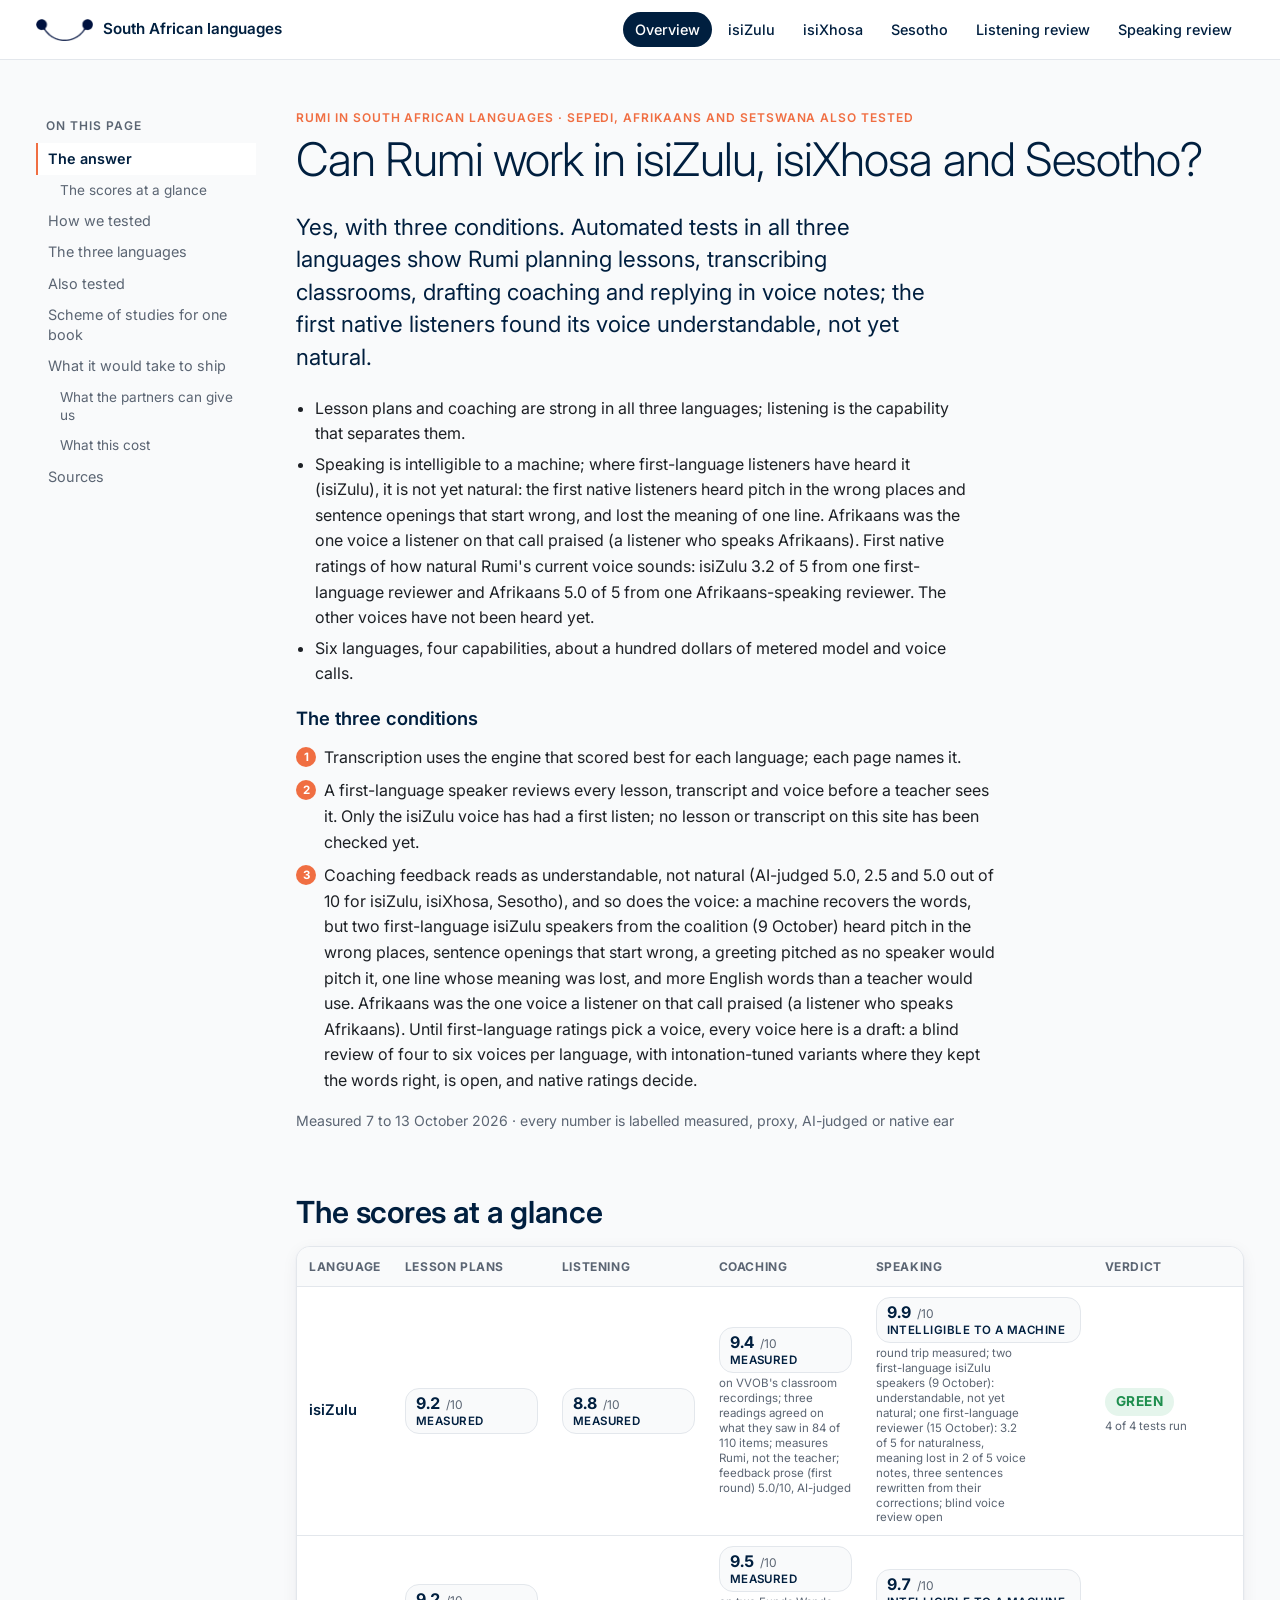
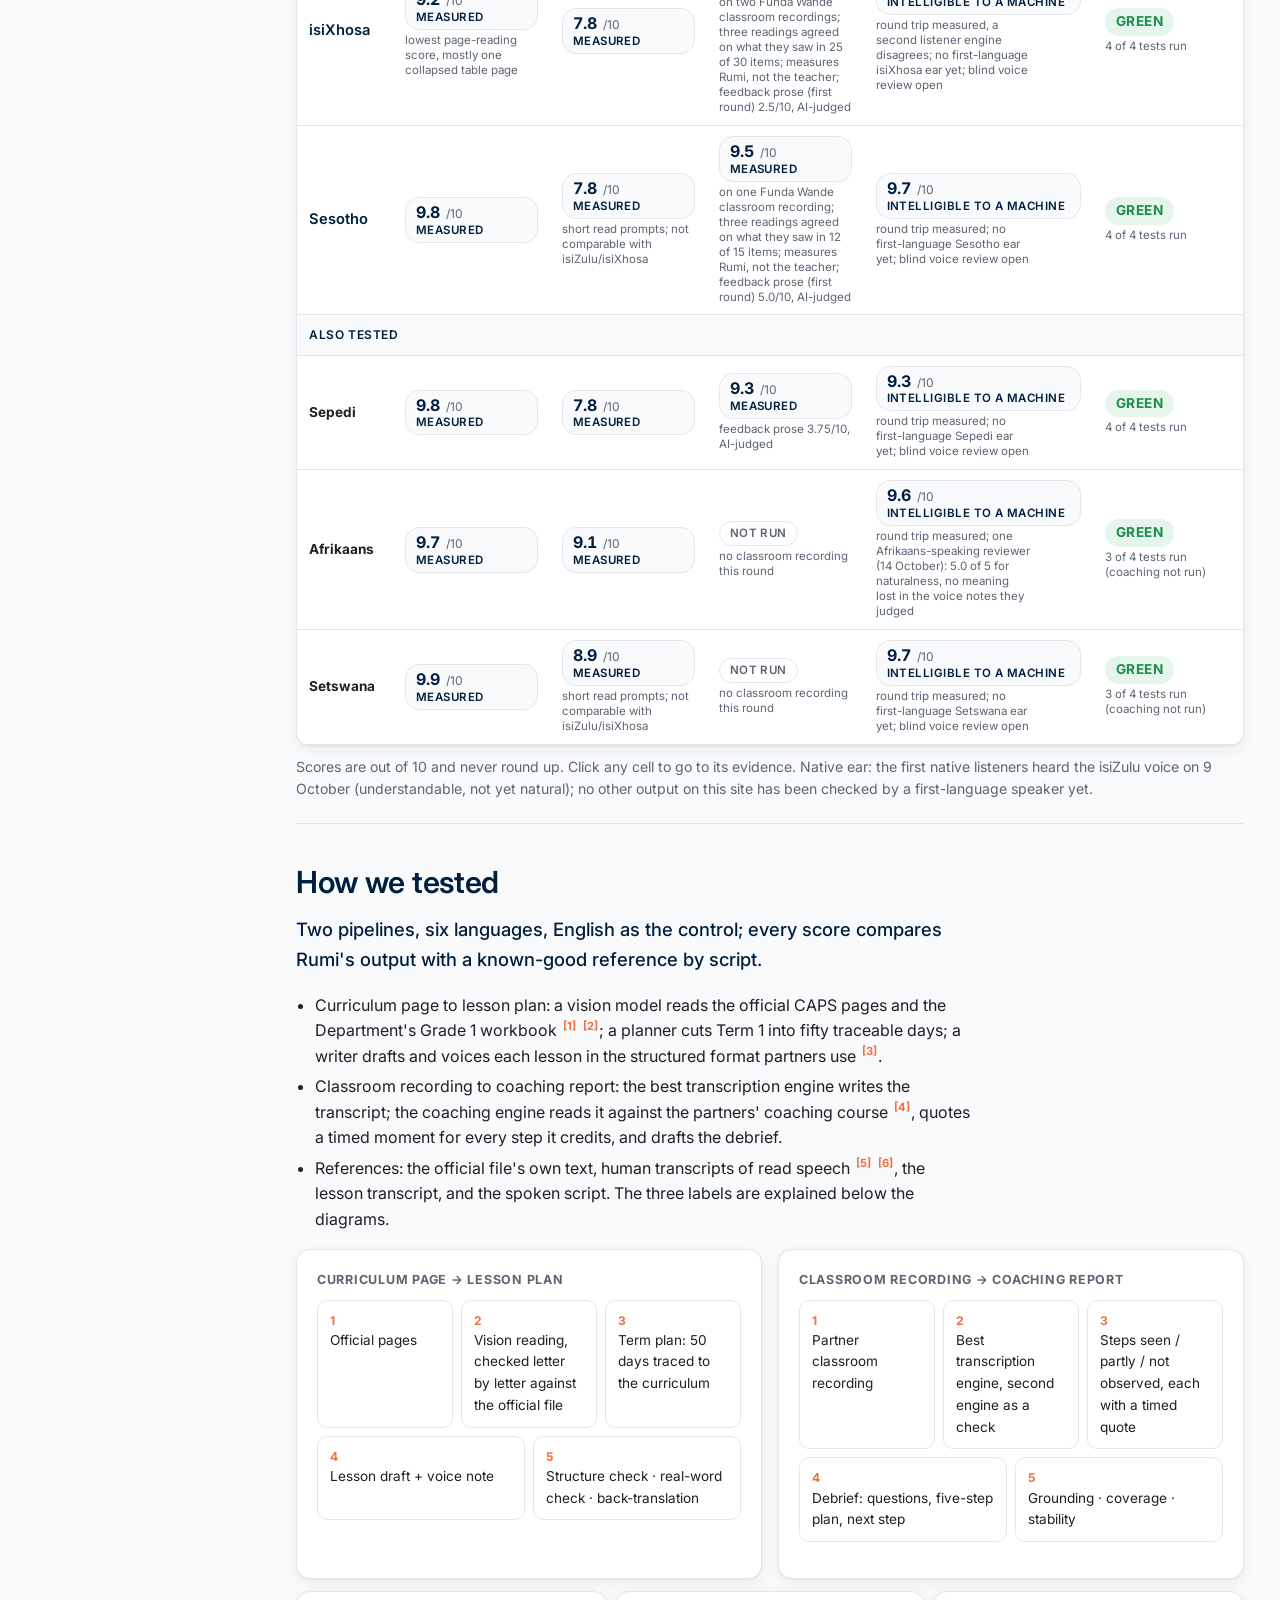
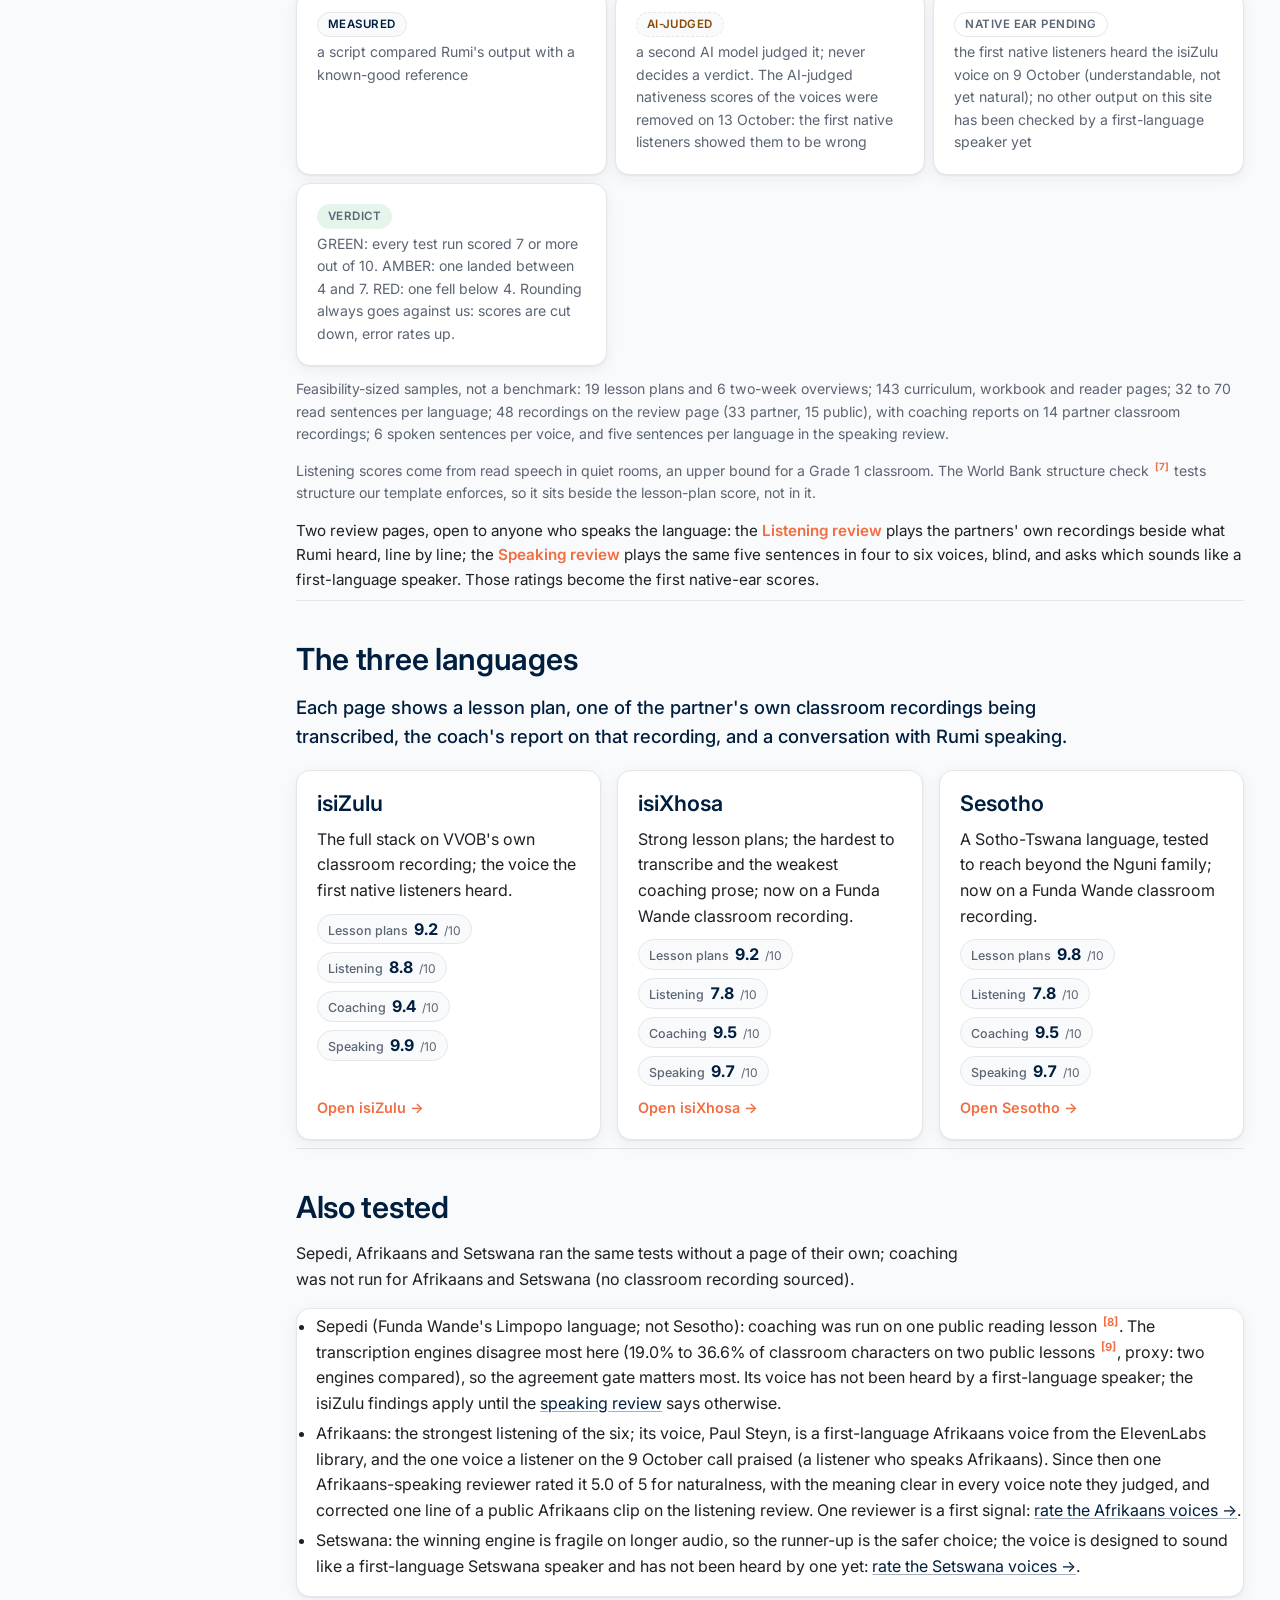
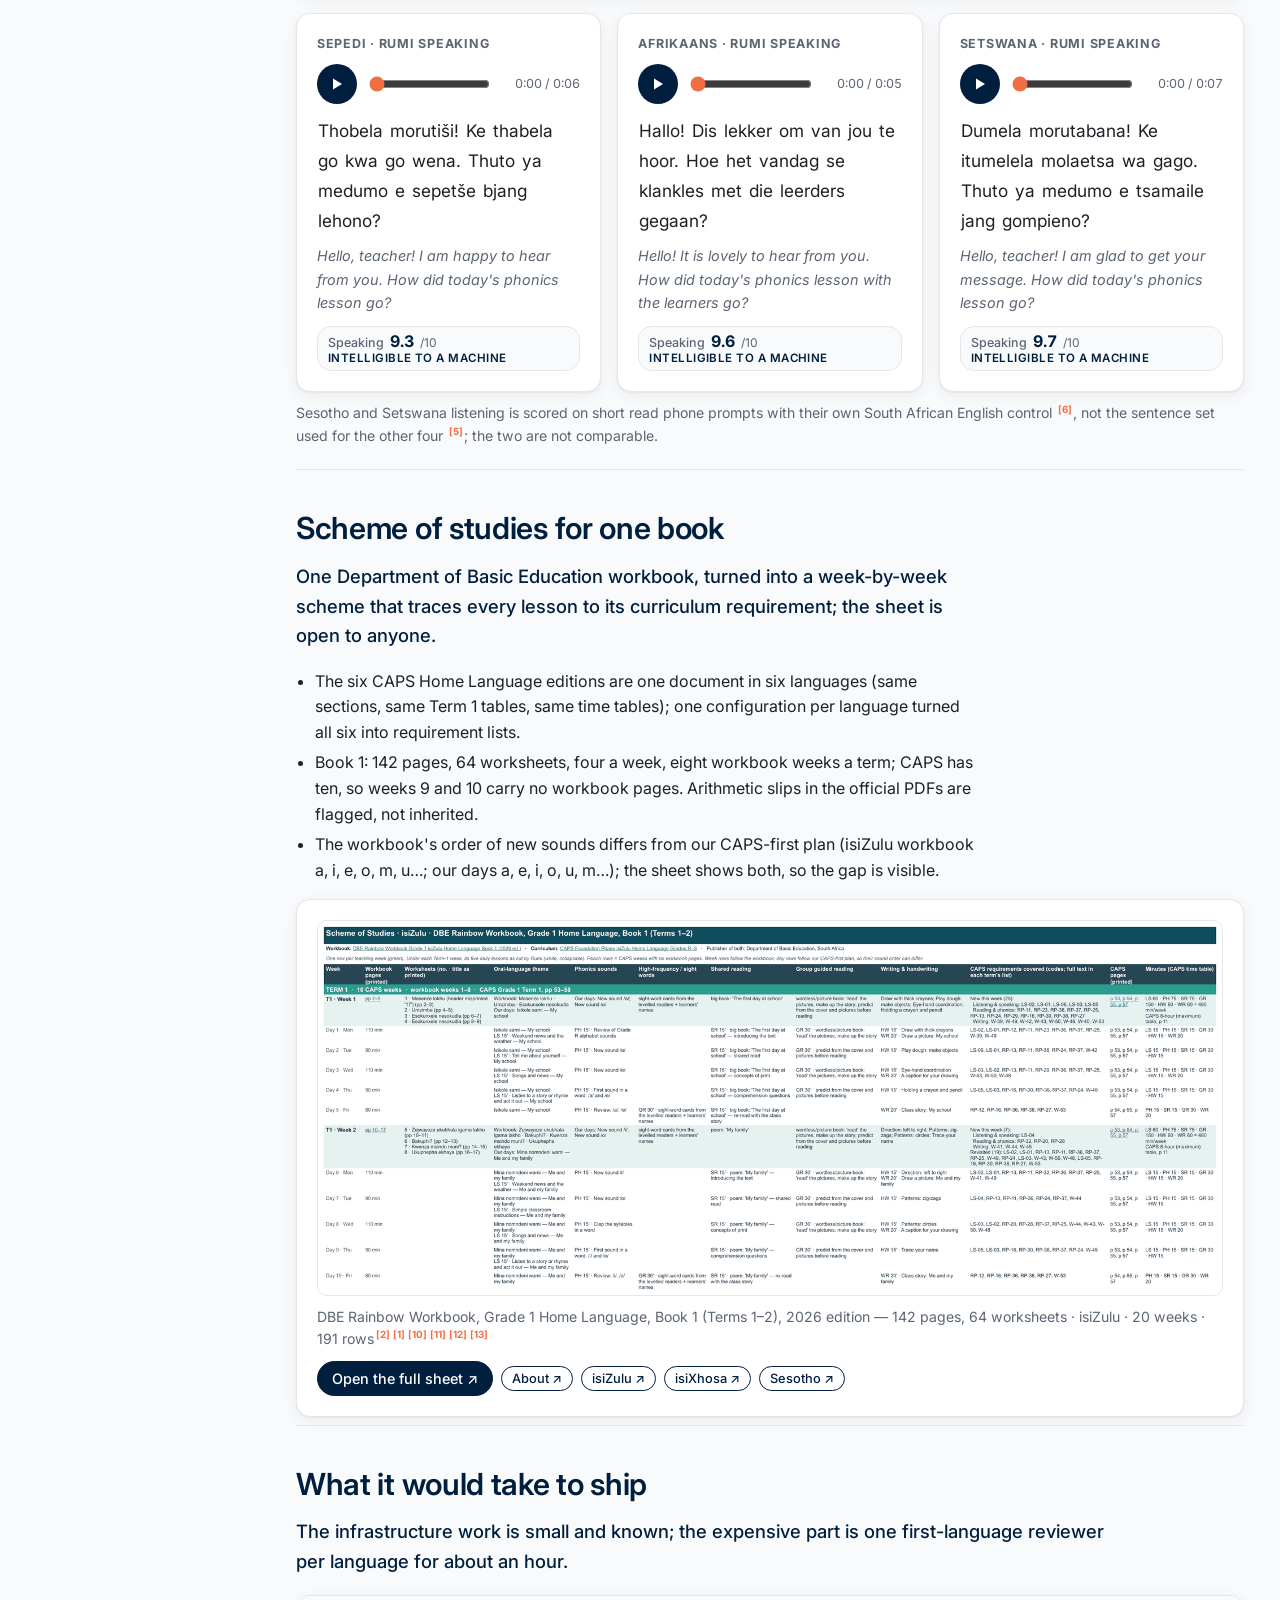
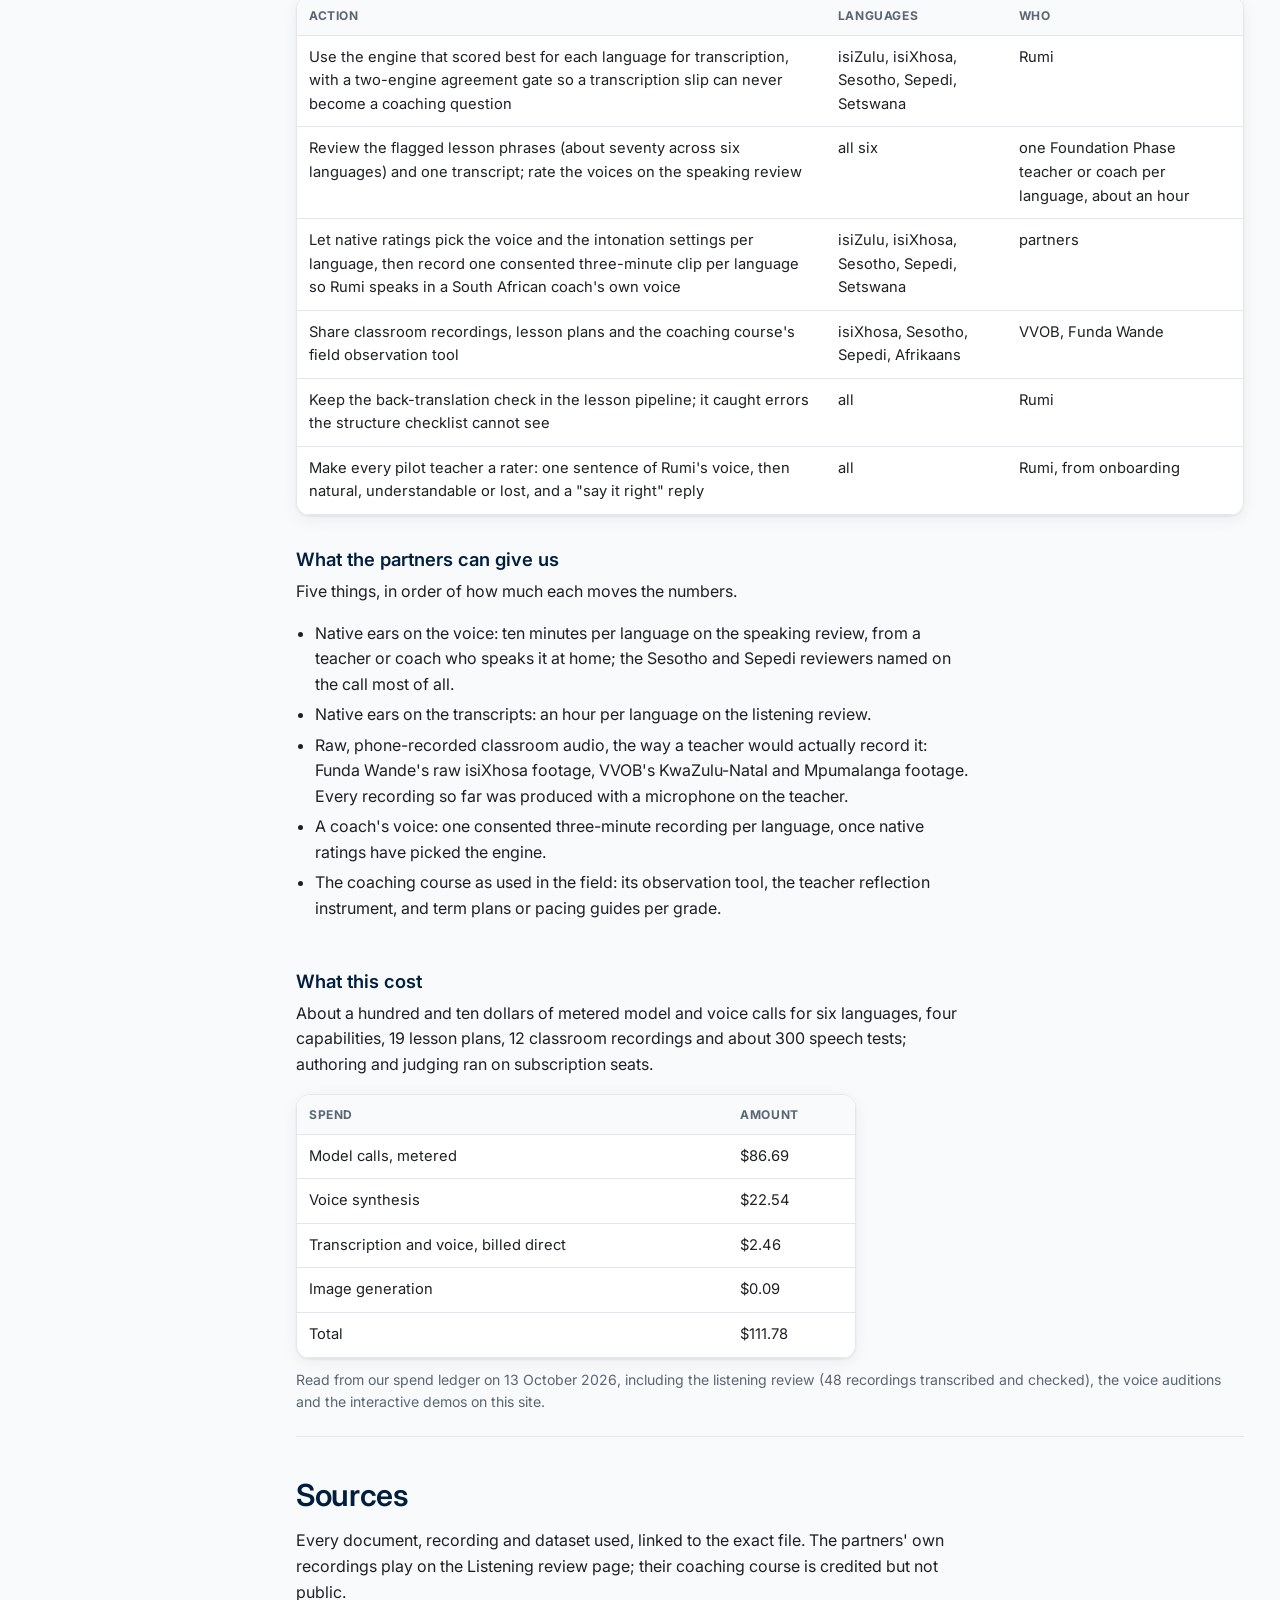
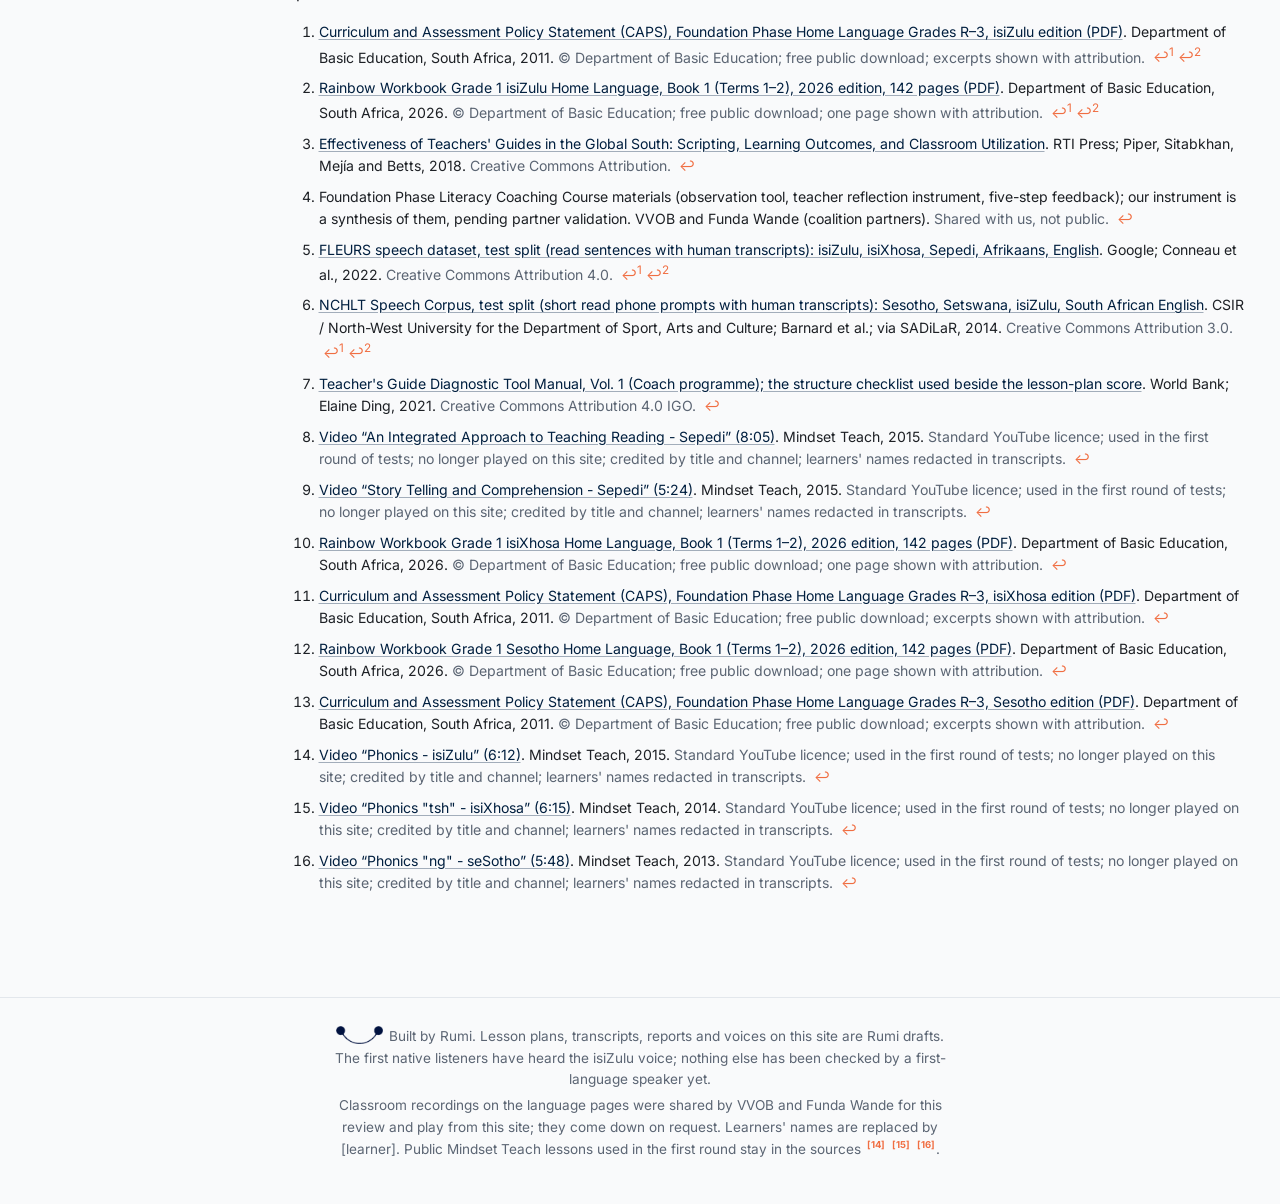
<file: index.html>
<!doctype html>
<html lang="en">
<head>
<meta charset="utf-8">
<meta name="viewport" content="width=device-width, initial-scale=1">
<title>Rumi in South African languages</title>
<meta name="description" content="How well Rumi, an AI teaching assistant, plans lessons, listens, coaches and speaks in South African languages.">
<link rel="icon" type="image/png" href="assets/img/rumi-mark.png">
<link rel="preconnect" href="https://fonts.googleapis.com">
<link rel="preconnect" href="https://fonts.gstatic.com" crossorigin>
<link href="https://fonts.googleapis.com/css2?family=Inter:wght@300;400;500;600;700;800&display=swap" rel="stylesheet">
<link rel="stylesheet" href="assets/css/site.css">
</head>
<body>
<a class="skip" href="#main">Skip to content</a>
<header class="site-header"><div class="inner">
  <a class="brand" href="index.html" aria-label="Rumi in South African languages — overview"><img src="assets/img/rumi-mark.png" alt="Rumi"><span>South African languages</span></a>
  <nav class="lang-switch" aria-label="Languages">
    <a href="index.html" aria-current="page">Overview</a>
    <a href="zu.html" lang="zu">isiZulu</a>
    <a href="xh.html" lang="xh">isiXhosa</a>
    <a href="st.html" lang="st">Sesotho</a>
    <a href="review.html"><span class="nav-long">Listening review</span><span class="nav-short">Listen</span></a>
    <a href="speak.html"><span class="nav-long">Speaking review</span><span class="nav-short">Speak</span></a>
  </nav>
</div></header>
<div class="layout">
  <aside class="toc-desktop" id="toc-desktop"></aside>
  <main id="main">
    <details class="toc-mobile" id="toc-mobile"></details>
    <section id="answer" class="hero" data-toc data-toc-label="The answer">
      <p class="kicker" data-copy="index.meta.subtitle"></p>
      <h1 data-copy="index.meta.title"></h1>
      <p class="answer" data-copy="index.answer.lead"></p>
      <div class="prose" data-copy-block="index.answer.bullets"></div>
      <h3 data-copy="index.answer.conditions_heading" style="margin-top:20px"></h3>
      <ol class="conditions" id="conditions"></ol>
      <p class="note" style="margin-top:16px" data-copy="index.meta.dateline"></p>
    </section>
    <section id="scores" class="block sub" data-toc data-toc-sub>
      <h2 data-copy="index.answer.table_heading"></h2>
      <div class="table-wrap stack" id="summary-table"></div>
      <p class="note" style="margin-top:10px"><span data-copy="index.answer.table_note"></span> <span data-copy="index.answer.native_ear"></span></p>
    </section>

    <section id="method" class="block" data-toc>
      <h2 data-copy="index.method.heading"></h2>
      <div class="prose"><p class="lede" data-copy="index.method.lead"></p><div data-copy-block="index.method.bullets"></div></div>
      <div class="grid-2" id="pipelines"></div>
      <div class="labels-key" id="labels-key"></div>
      <p class="note" data-copy="index.method.samples"></p>
      <p class="note" data-copy="index.method.limits"></p>
      <p class="note review-link" data-copy="index.method.review_line"></p>
    </section>

    <section id="languages" class="block" data-toc>
      <h2 data-copy="index.languages.heading"></h2>
      <p class="lede prose" data-copy="index.languages.lead"></p>
      <div class="grid-3" id="lang-cards"></div>
    </section>

    <section id="also-tested" class="block" data-toc>
      <h2 data-copy="index.also_tested.heading"></h2>
      <p class="prose" data-copy="index.also_tested.lead"></p>
      <div class="table-wrap stack" id="also-table"></div>
      <p class="note" style="margin-top:10px" data-copy="index.also_tested.note"></p>
    </section>

    <section id="scheme" class="block" data-toc>
      <h2 data-copy="index.scheme.heading"></h2>
      <div class="prose"><p class="lede" data-copy="index.scheme.lead"></p><div data-copy-block="index.scheme.bullets"></div></div>
      <div id="scheme-host"></div>
    </section>

    <section id="ship" class="block" data-toc>
      <h2 data-copy="index.ship.heading"></h2>
      <p class="lede prose" data-copy="index.ship.lead"></p>
      <div class="table-wrap" id="ship-table"></div>
    </section>
    <section id="partners" class="block sub" data-toc data-toc-sub>
      <h3 data-copy="index.partners.heading"></h3>
      <div class="prose"><p data-copy="index.partners.lead"></p><div data-copy-block="index.partners.bullets"></div></div>
    </section>
    <section id="cost" class="block sub" data-toc data-toc-sub>
      <h3 data-copy="index.cost.heading"></h3>
      <p class="prose" data-copy="index.cost.lead"></p>
      <div class="table-wrap" id="cost-table" style="max-width:560px"></div>
      <p class="note" style="margin-top:10px" data-copy="index.cost.note"></p>
    </section>

    <section id="sources" class="block" data-toc>
      <h2 data-copy="index.sources.heading"></h2>
      <p class="prose" data-copy="index.sources.lead"></p>
      <div id="fn-host"></div>
    </section>
  </main>
</div>
<footer class="site-footer"><p><img src="assets/img/rumi-mark.png" alt=""><span data-copy="index.footer.line"></span></p><p data-copy="index.footer.video_credit"></p></footer>
<script src="assets/js/core.js"></script>
<script src="assets/js/karaoke.js"></script>
<script src="assets/js/index-page.js"></script>
</body>
</html>
</file>
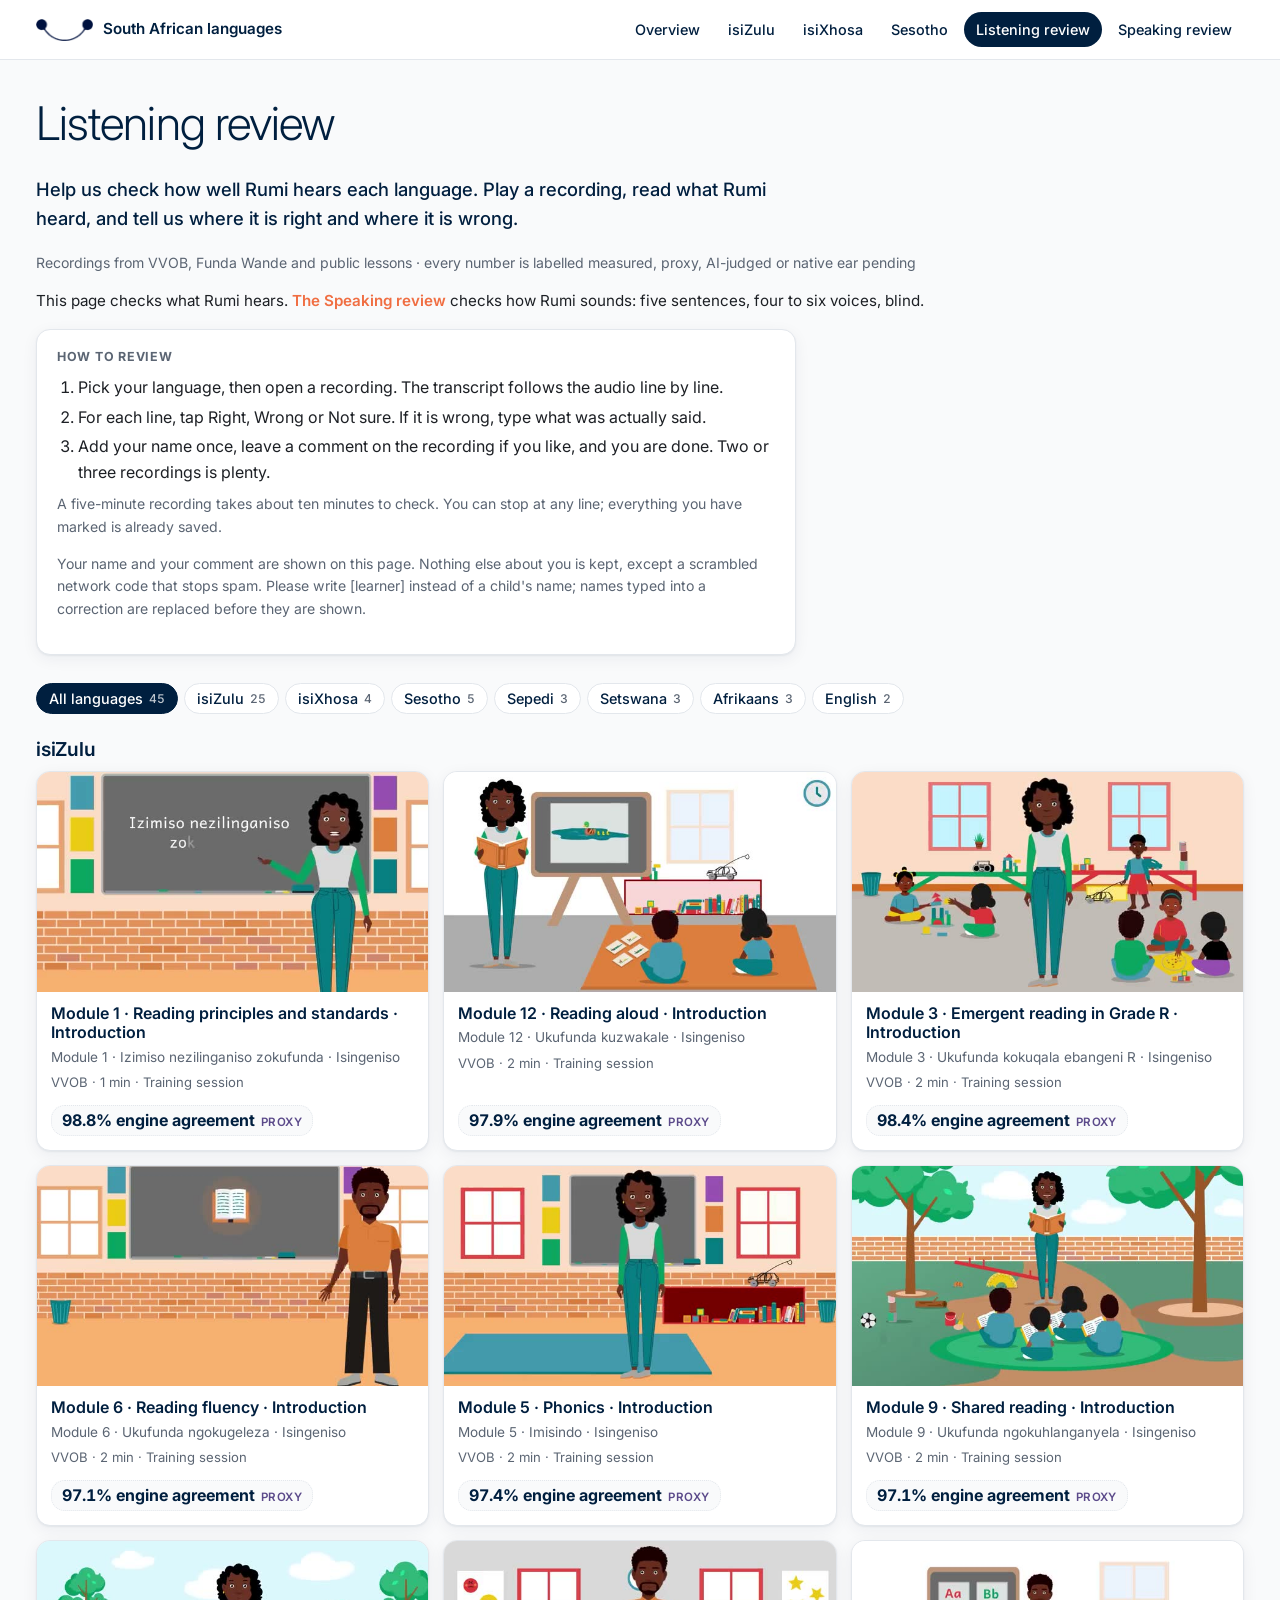
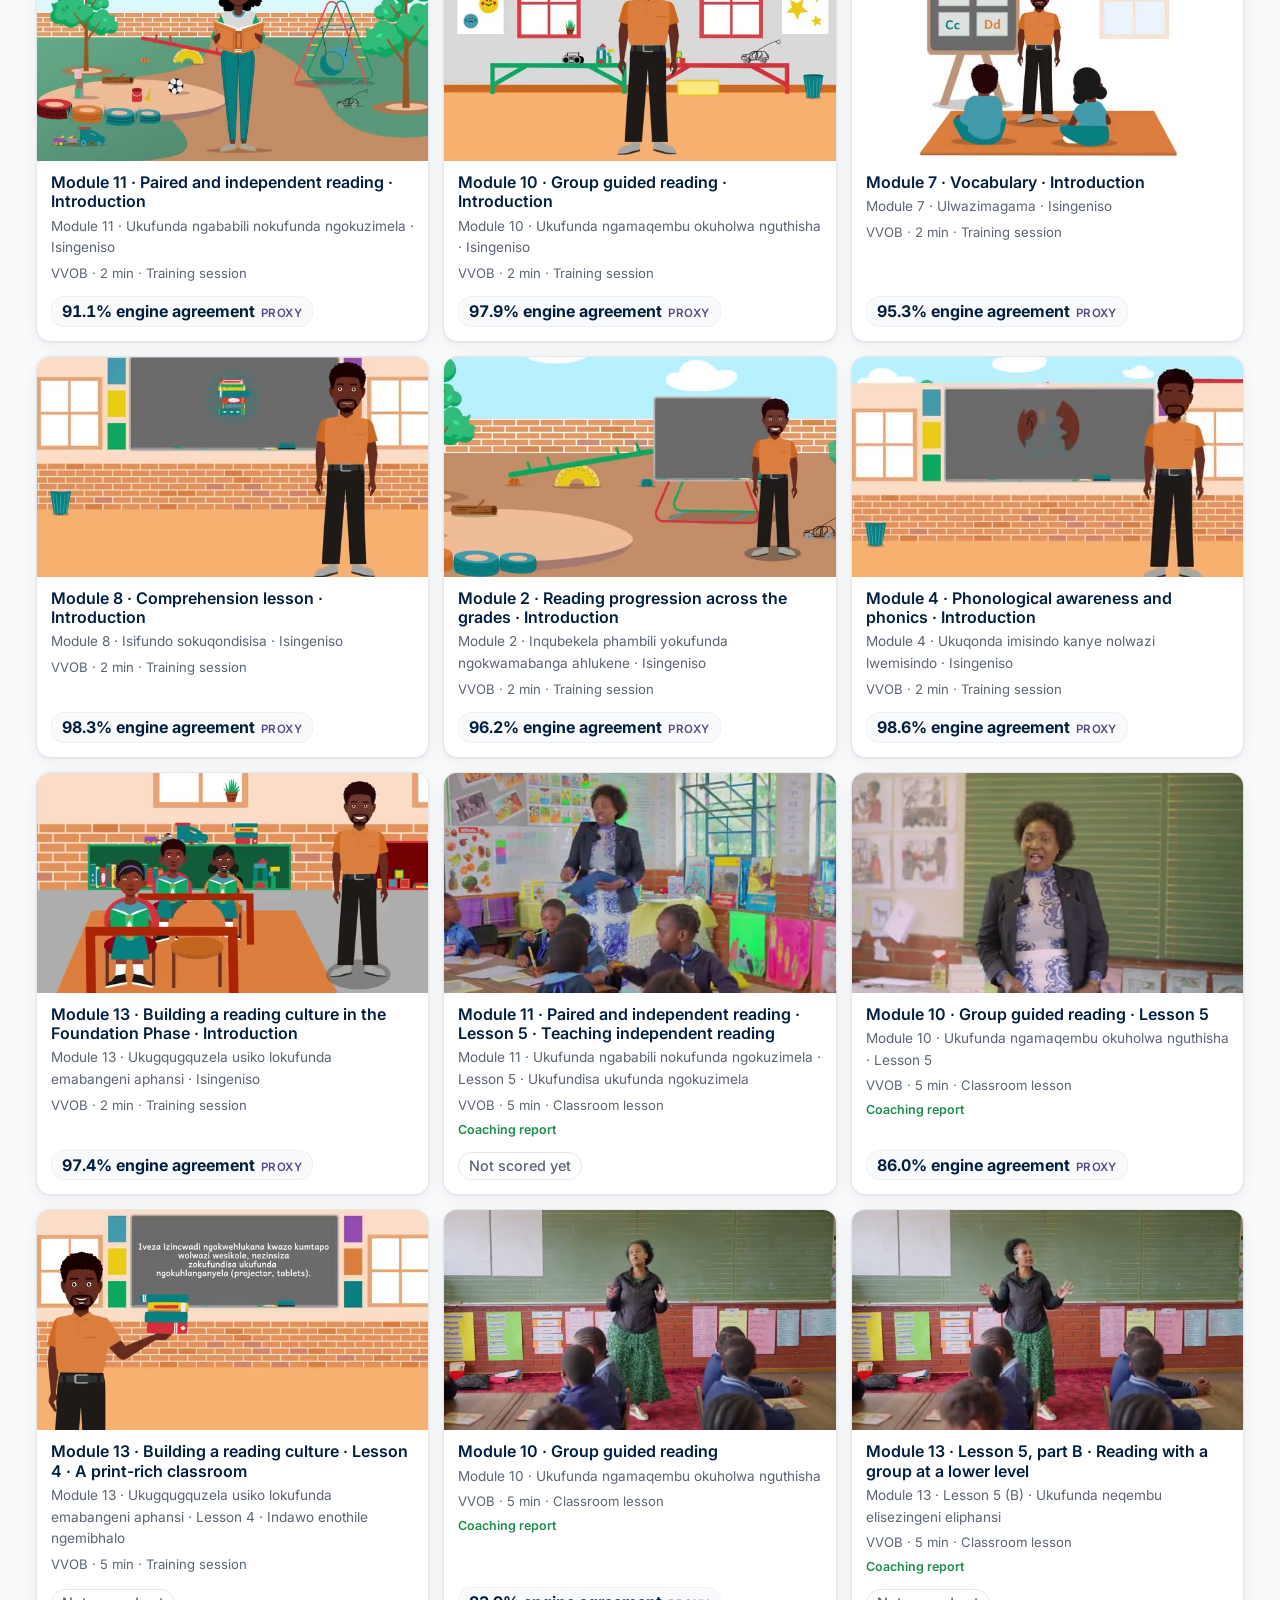
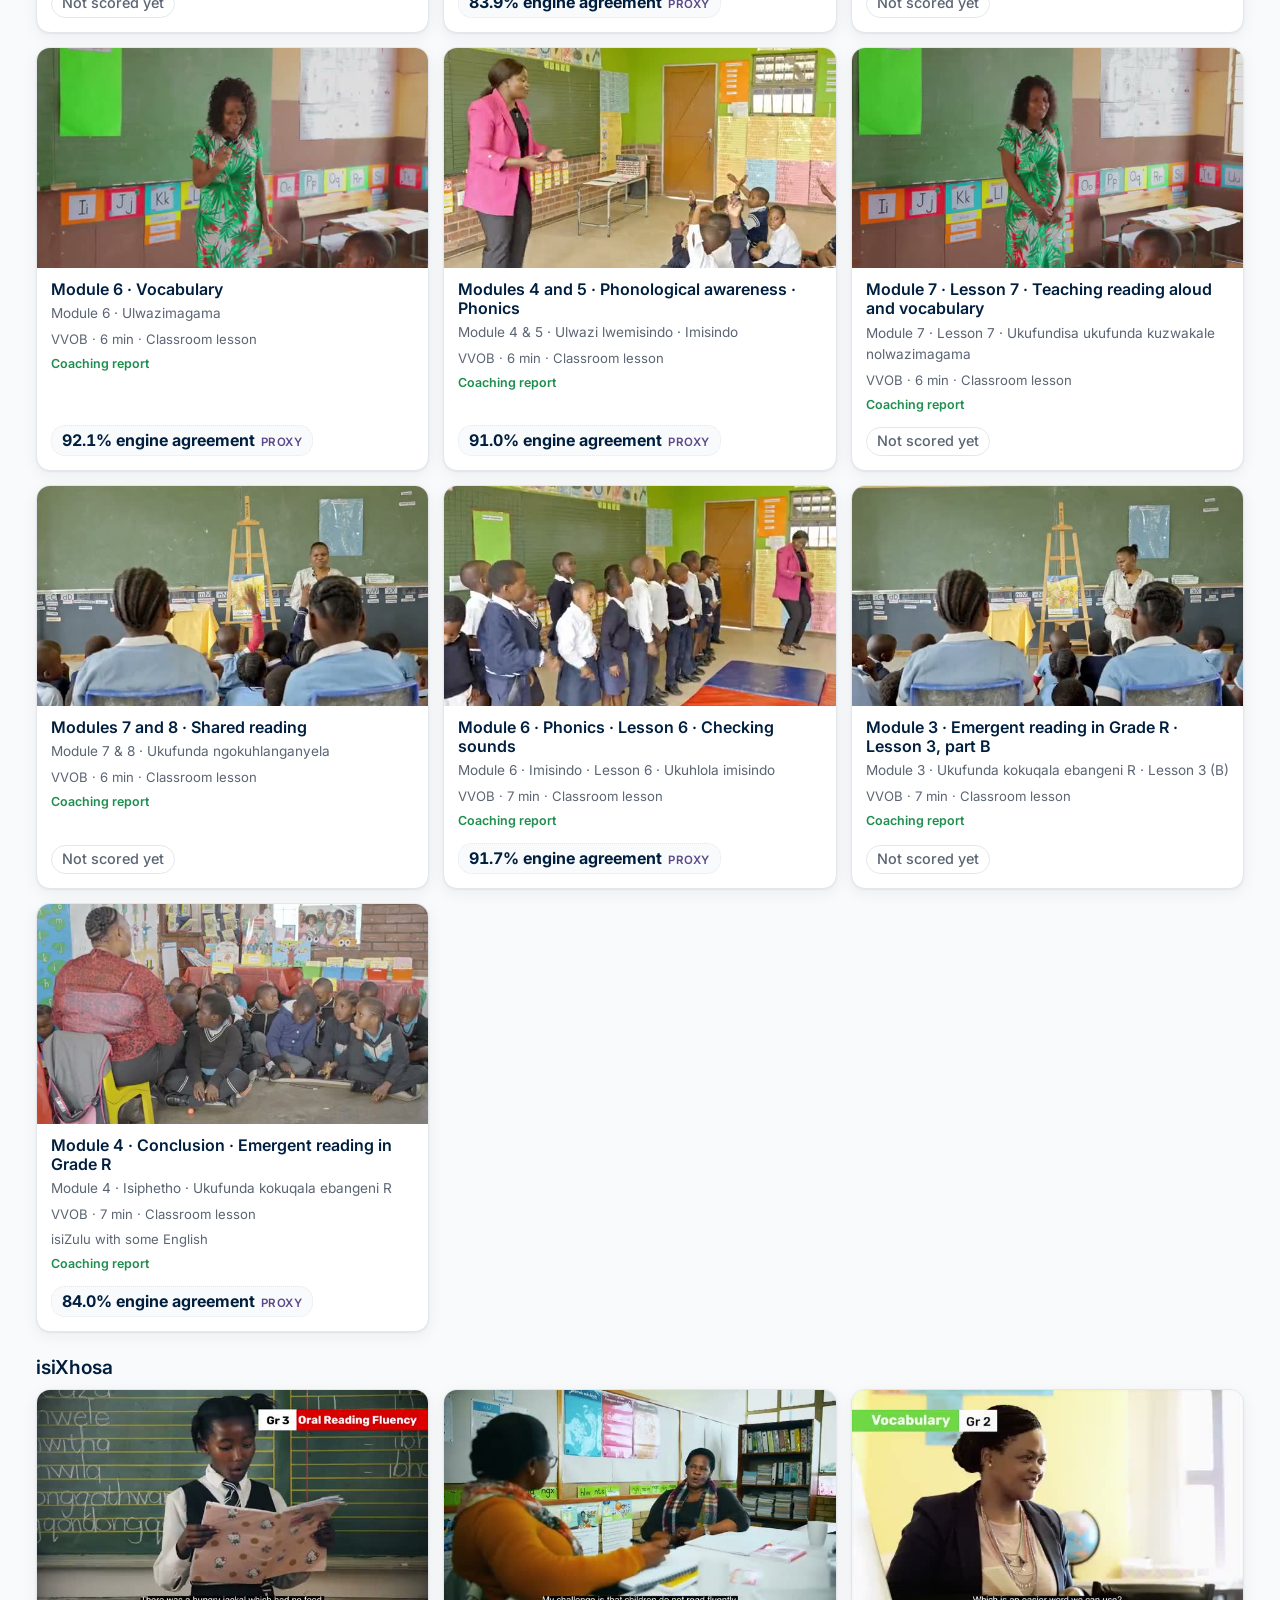
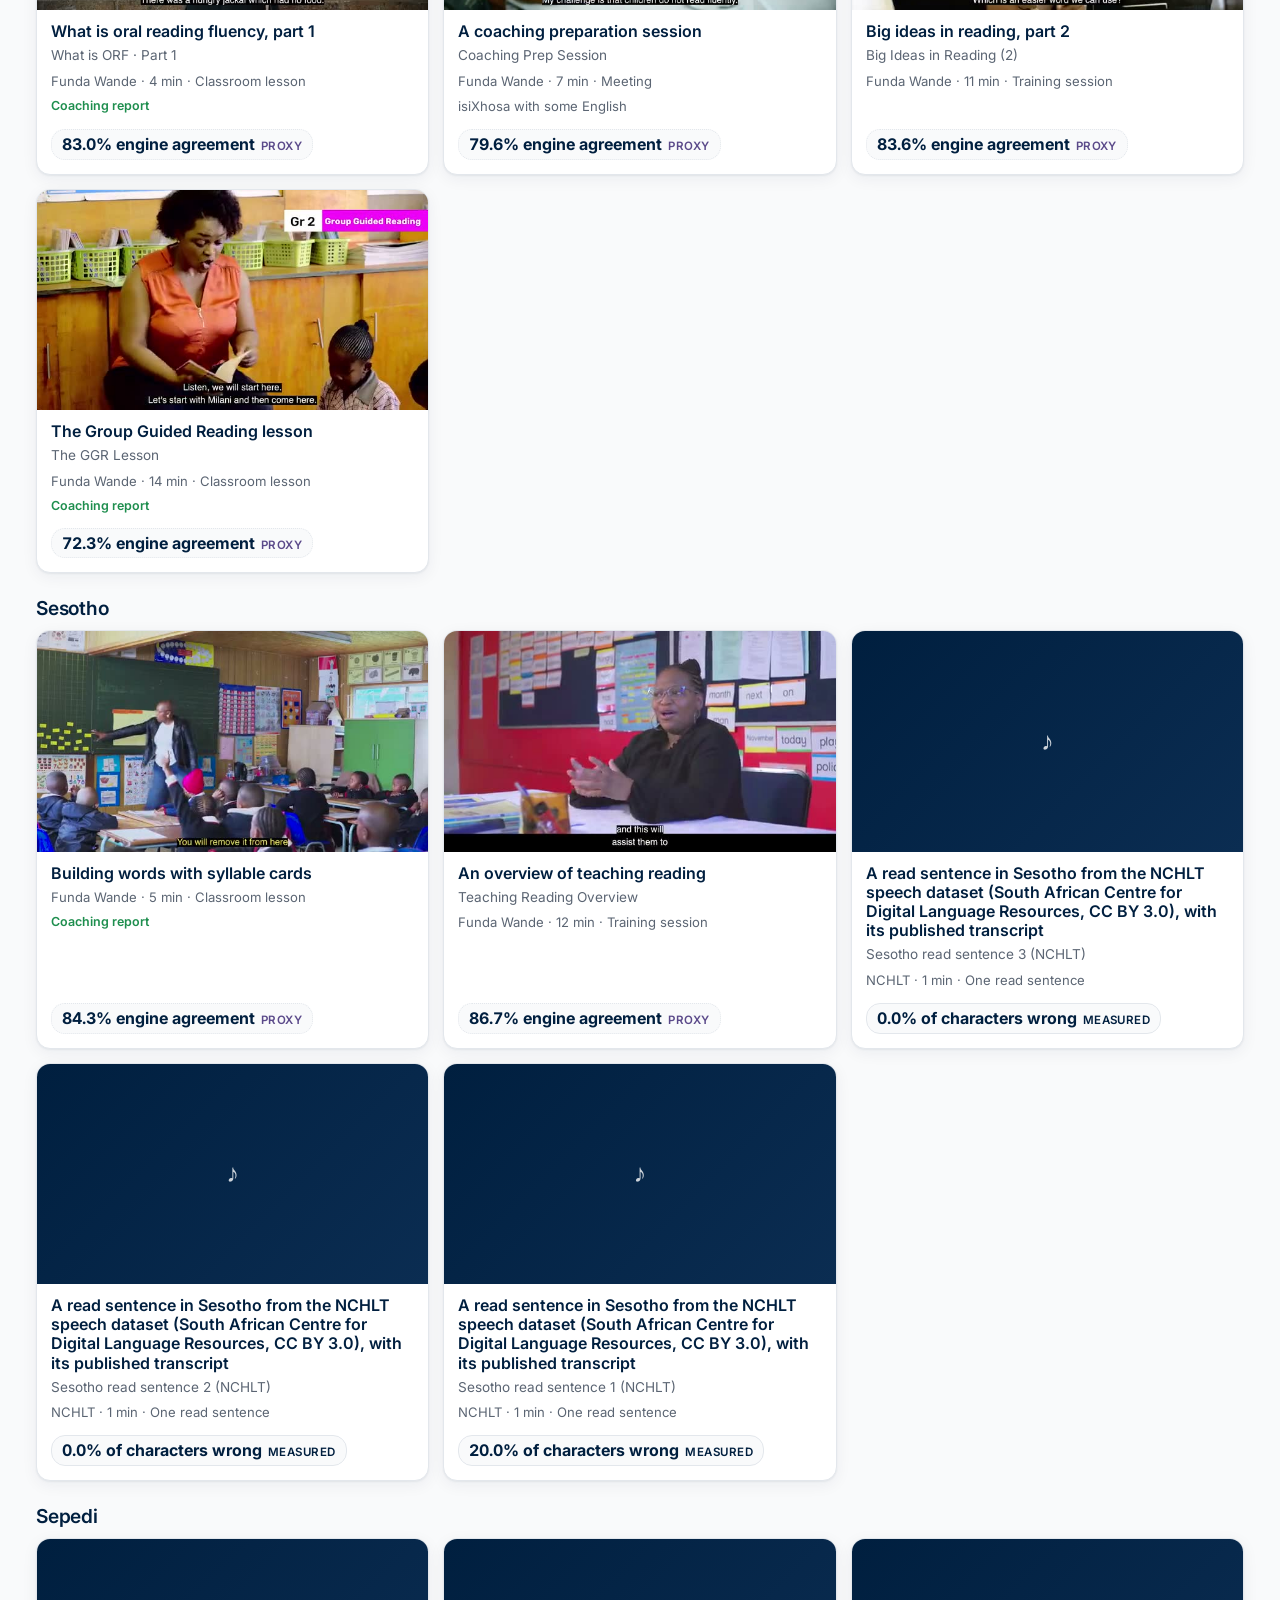
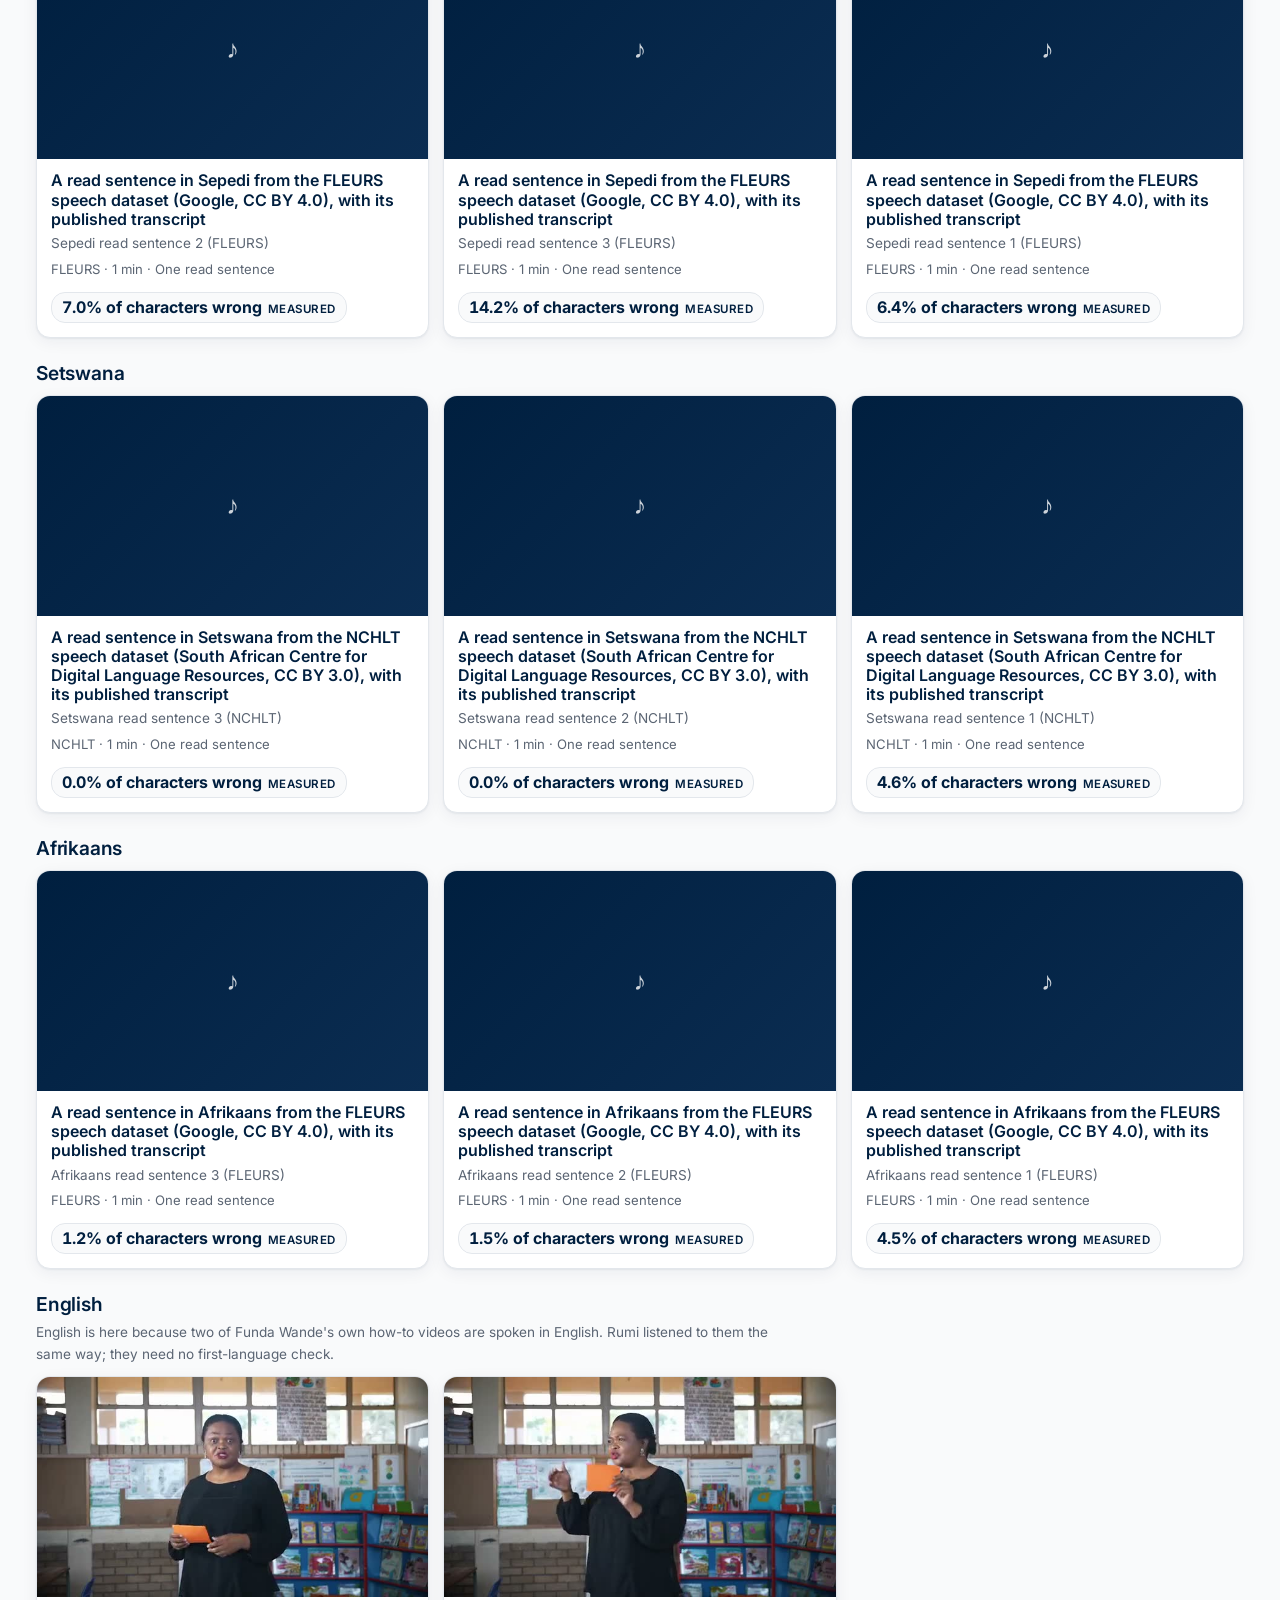
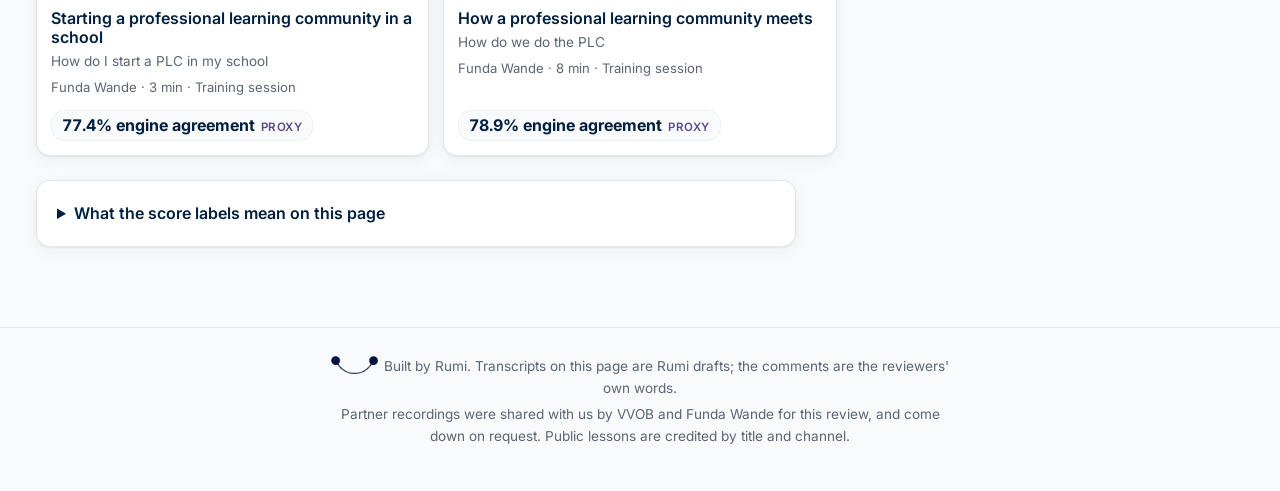
<file: review.html>
<!doctype html>
<html lang="en">
<head>
<meta charset="utf-8">
<meta name="viewport" content="width=device-width, initial-scale=1">
<title>Listening review — Rumi in South African languages</title>
<meta name="description" content="Listen to classroom and training recordings in South African languages and tell us where Rumi heard them right or wrong.">
<link rel="icon" type="image/png" href="assets/img/rumi-mark.png">
<link rel="preconnect" href="https://fonts.googleapis.com">
<link rel="preconnect" href="https://fonts.gstatic.com" crossorigin>
<link href="https://fonts.googleapis.com/css2?family=Inter:wght@300;400;500;600;700;800&display=swap" rel="stylesheet">
<link rel="stylesheet" href="assets/css/site.css">
</head>
<body class="review-page">
<a class="skip" href="#main">Skip to content</a>
<header class="site-header"><div class="inner">
  <a class="brand" href="index.html" aria-label="Rumi in South African languages — overview"><img src="assets/img/rumi-mark.png" alt="Rumi"><span>South African languages</span></a>
  <nav class="lang-switch" aria-label="Pages">
    <a href="index.html">Overview</a>
    <a href="zu.html" lang="zu">isiZulu</a>
    <a href="xh.html" lang="xh">isiXhosa</a>
    <a href="st.html" lang="st">Sesotho</a>
    <a href="review.html" aria-current="page"><span class="nav-long">Listening review</span><span class="nav-short">Listen</span></a>
    <a href="speak.html"><span class="nav-long">Speaking review</span><span class="nav-short">Speak</span></a>
  </nav>
</div></header>
<main id="main" class="review-main">
  <section id="intro" class="review-intro">
    <h1 data-copy="review.meta.title"></h1>
    <p class="lede" data-copy="review.meta.lead"></p>
    <p class="note" data-copy="review.meta.dateline"></p>
    <p class="note review-link" data-copy="review.meta.speak_line"></p>
    <div class="card how">
      <h2 class="subcard-title" data-copy="review.howto.heading"></h2>
      <ol class="how-steps" id="how-steps"></ol>
      <p class="note" data-copy="review.howto.time_note"></p>
      <p class="note" data-copy="review.privacy.line"></p>
    </div>
  </section>

  <nav id="lang-tabs" class="rv-tabs" aria-label="Languages"></nav>

  <section id="list" class="rv-list" aria-live="polite">
    <h2 id="list-heading" class="sr-only"></h2>
    <div id="list-notice"></div>
    <div id="list-notes" class="rv-notes"></div>
    <div id="cards" class="rv-cards"></div>
    <details class="card labels-help" id="labels-help">
      <summary data-copy="review.scores.heading"></summary>
      <ul class="bullets" id="labels-list"></ul>
      <p class="note" data-copy="review.meta.page_note"></p>
    </details>
  </section>

  <section id="rec" class="rv-rec" hidden tabindex="-1" aria-labelledby="rec-title">
    <p><a href="review.html" id="back" class="rv-back"></a></p>
    <h2 id="rec-title"></h2>
    <div id="rec-meta" class="rv-meta"></div>
    <div id="rec-share" class="rv-share-row"></div>

    <form id="reviewer" class="rv-reviewer card" autocomplete="on" novalidate>
      <p class="subcard-title rv-who" data-copy="review.identity.heading"></p>
      <div class="rv-field">
        <label for="rv-name" id="rv-name-label"></label>
        <input id="rv-name" name="name" type="text" maxlength="60" required autocomplete="name" aria-describedby="rv-name-err">
      </div>
      <div class="rv-field">
        <label for="rv-role" id="rv-role-label"></label>
        <input id="rv-role" name="role" type="text" maxlength="60" list="rv-roles" autocomplete="organization-title">
        <datalist id="rv-roles"></datalist>
      </div>
      <div class="rv-hp" aria-hidden="true"><label for="rv-website">Website</label><input id="rv-website" name="website" type="text" tabindex="-1" autocomplete="off"></div>
      <p id="rv-name-err" class="rv-err" role="alert" hidden></p>
      <p id="rv-closed" class="rv-closed" hidden></p>
      <p id="rv-queue" class="rv-queue" role="status" hidden></p>
      <p class="note rv-remember" data-copy="review.identity.remember_note"></p>
    </form>

    <div id="banner" class="rv-banner" role="status" hidden></div>
    <h3 class="rv-player-h" data-copy="review.player.heading"></h3>
    <div id="player-host" class="rv-player"></div>
    <p class="note" data-copy="review.player.speakers_note"></p>
    <div id="rec-scores" class="rv-scores"></div>

    <div class="rv-bottom">
      <section class="card rv-comment" aria-labelledby="comment-h">
        <h3 id="comment-h" data-copy="review.comment.heading"></h3>
        <form id="comment-form" novalidate>
          <label for="comment-text" class="sr-only" id="comment-label"></label>
          <textarea id="comment-text" rows="4" maxlength="2000"></textarea>
          <div class="rv-actions"><button type="submit" class="btn primary" id="comment-send"></button><span class="rv-status" id="comment-status" role="status"></span></div>
        </form>
      </section>
      <section class="card rv-comments" aria-labelledby="comments-h">
        <h3 id="comments-h" data-copy="review.comment.list_heading"></h3>
        <ol id="comments" class="rv-comment-list"></ol>
      </section>
    </div>
    <section id="coach-wrap" class="block" hidden>
      <h3 data-copy="review.card.coaching"></h3>
      <div id="coach-host"></div>
    </section>
  </section>

  <section id="sources" class="block">
    <div id="fn-host"></div>
  </section>
</main>
<footer class="site-footer"><p><img src="assets/img/rumi-mark.png" alt=""><span data-copy="review.footer.line"></span></p><p data-copy="review.footer.credit"></p></footer>
<script src="assets/js/core.js"></script>
<script src="assets/js/karaoke.js"></script>
<script src="assets/js/syncplayer.js"></script>
<script src="assets/js/components.js"></script>
<script src="assets/js/feedback.js"></script>
<script src="assets/js/review-page.js"></script>
</body>
</html>
</file>
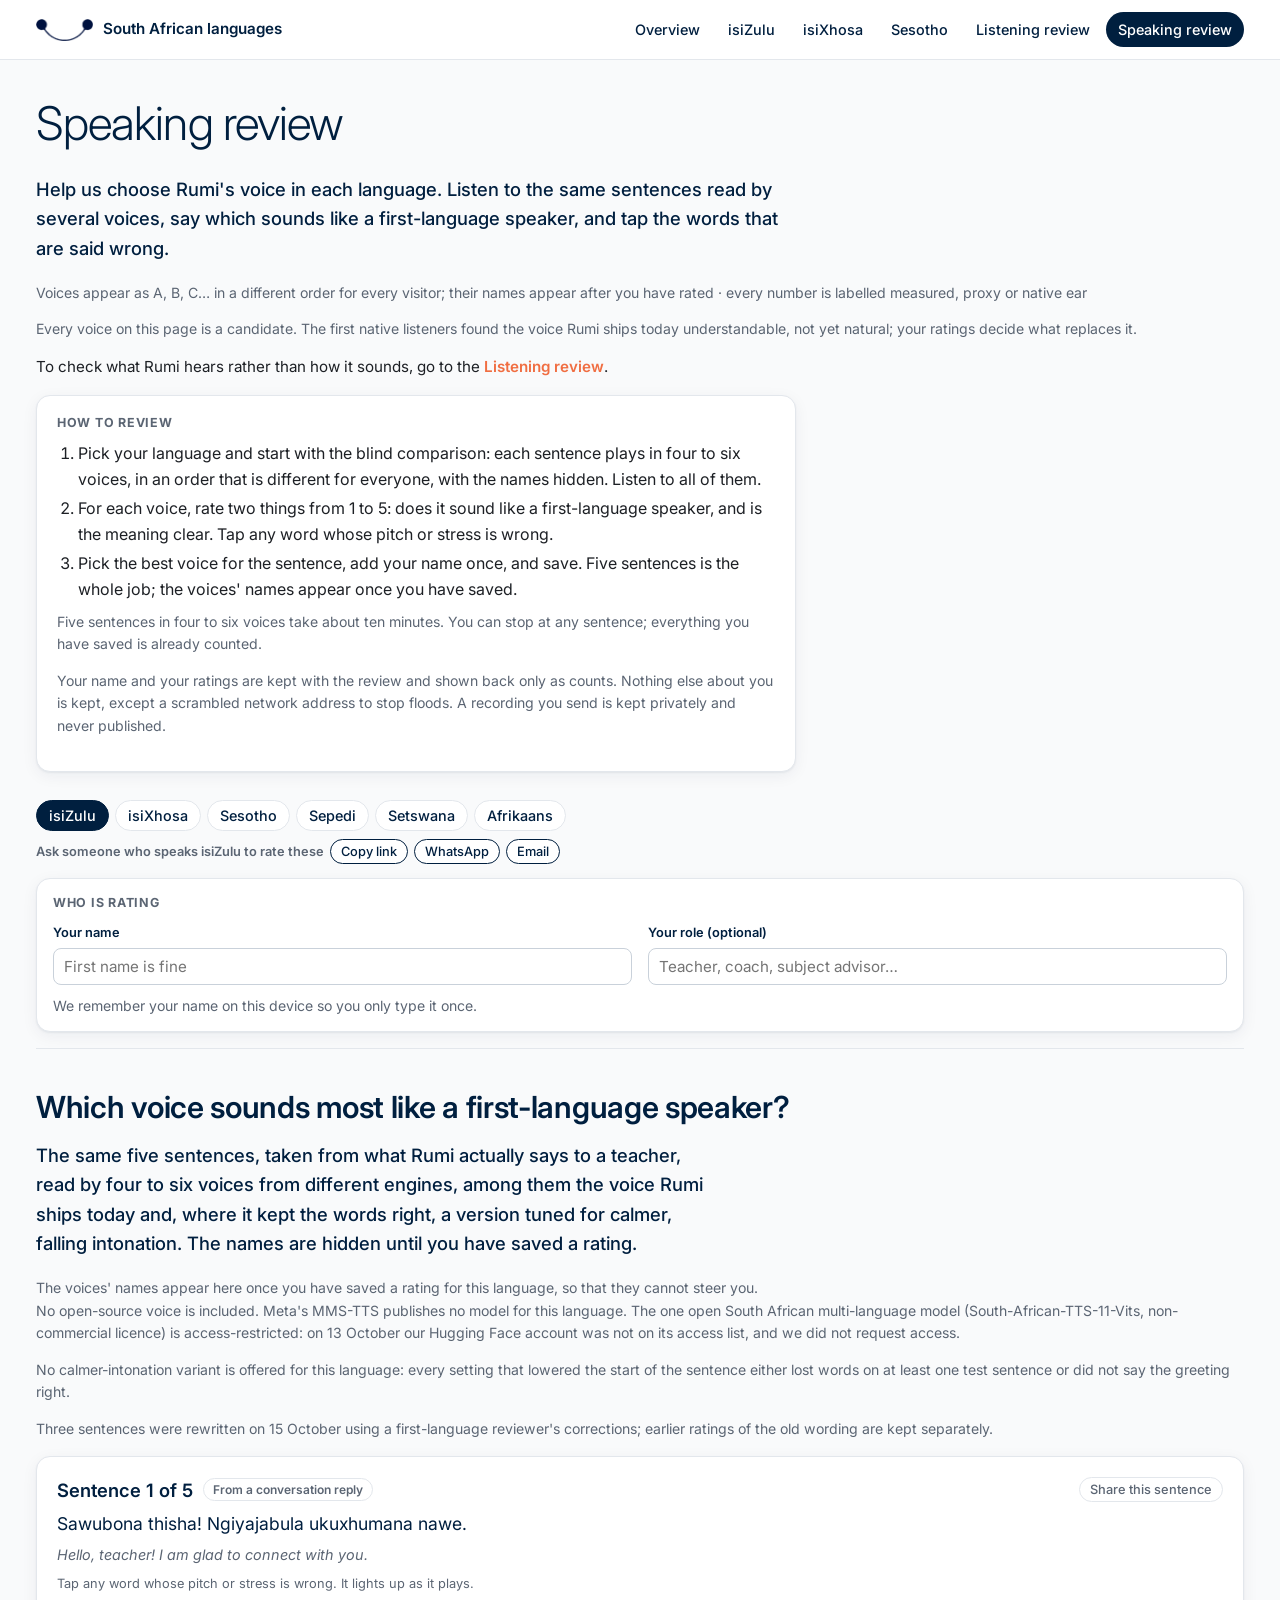
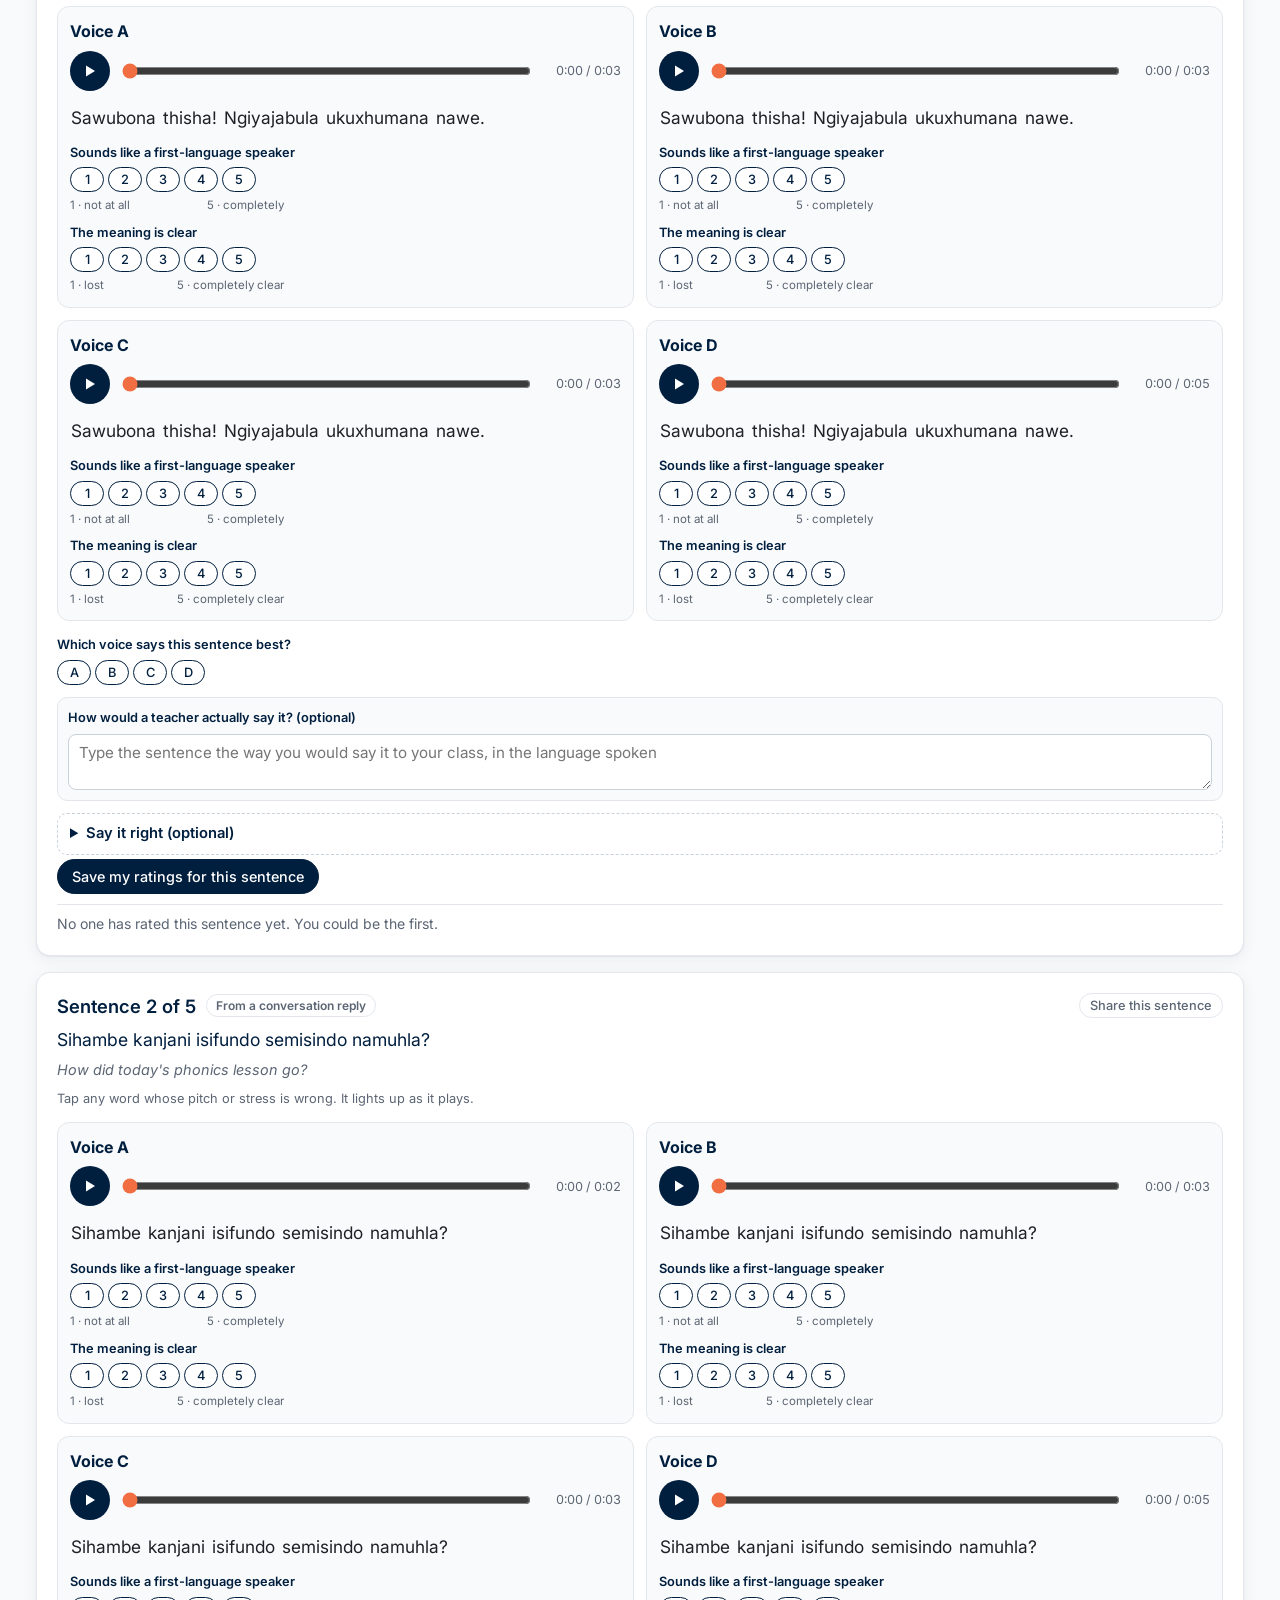
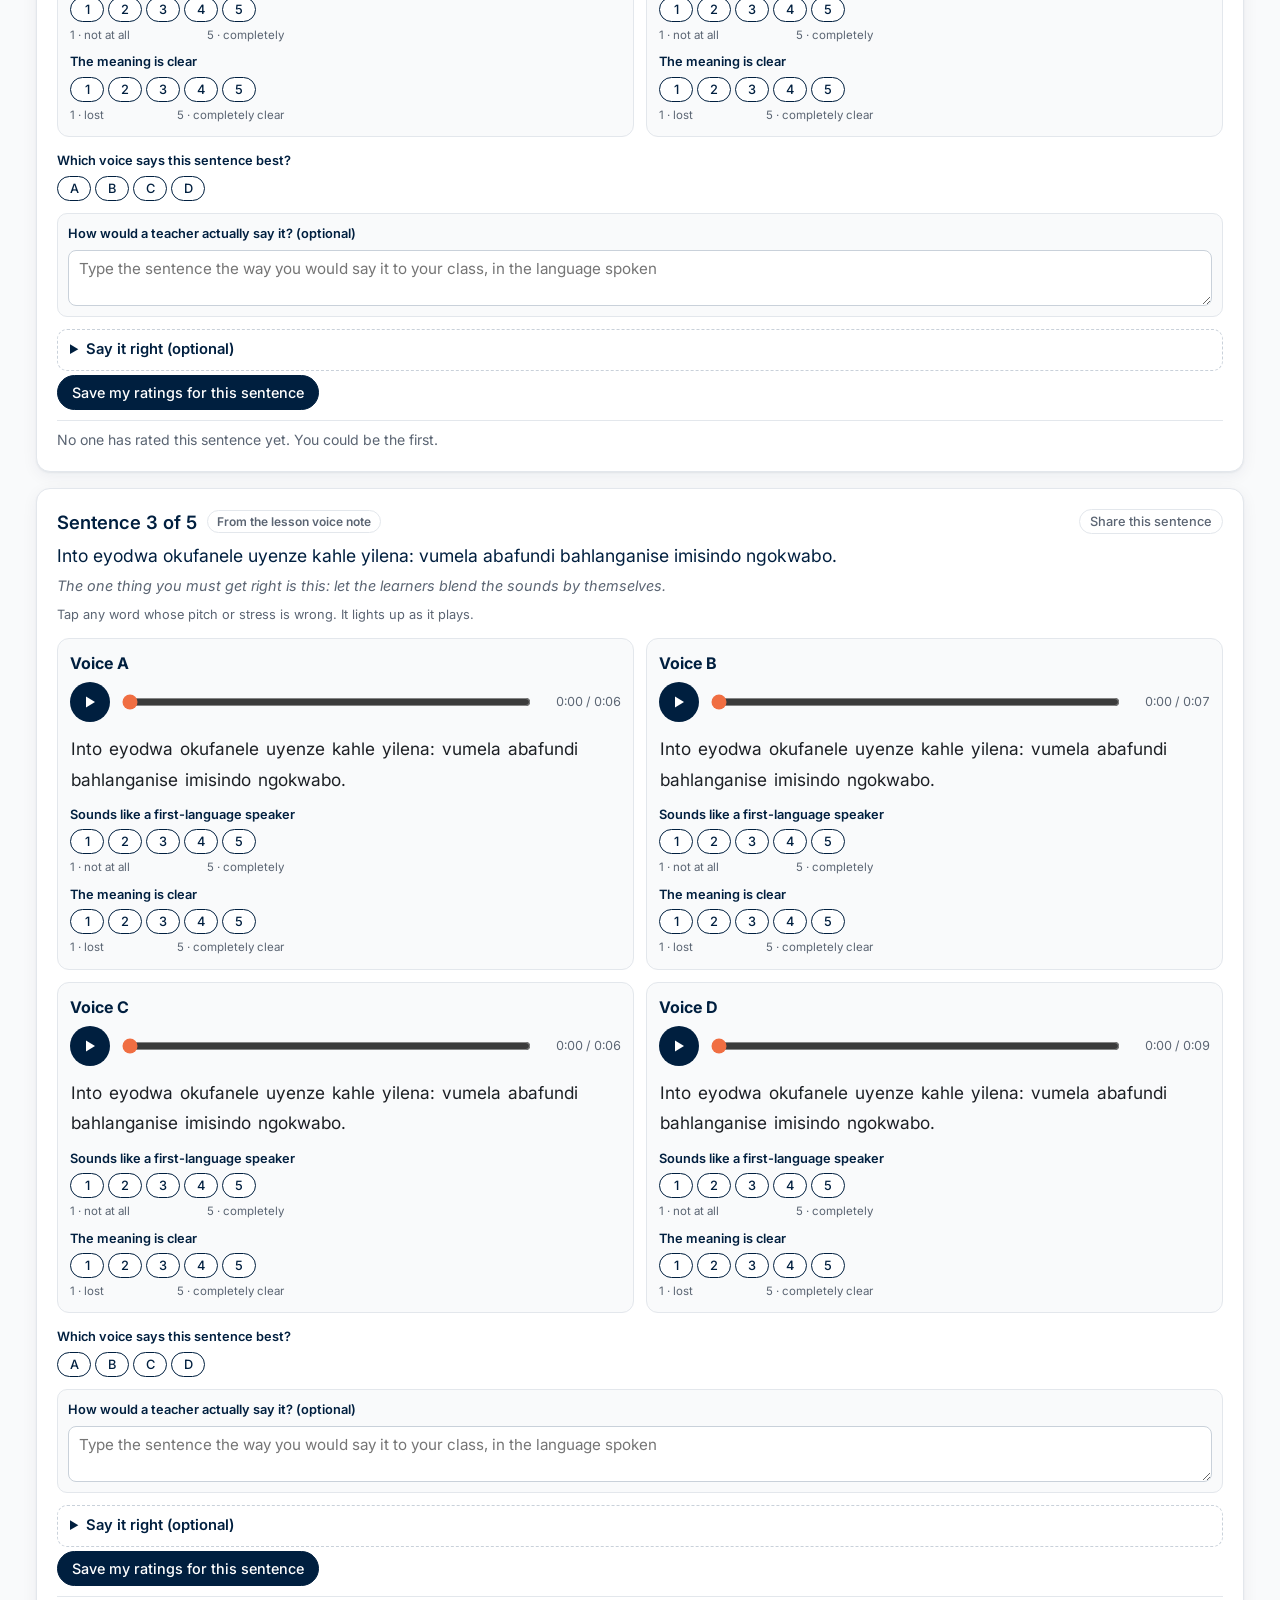
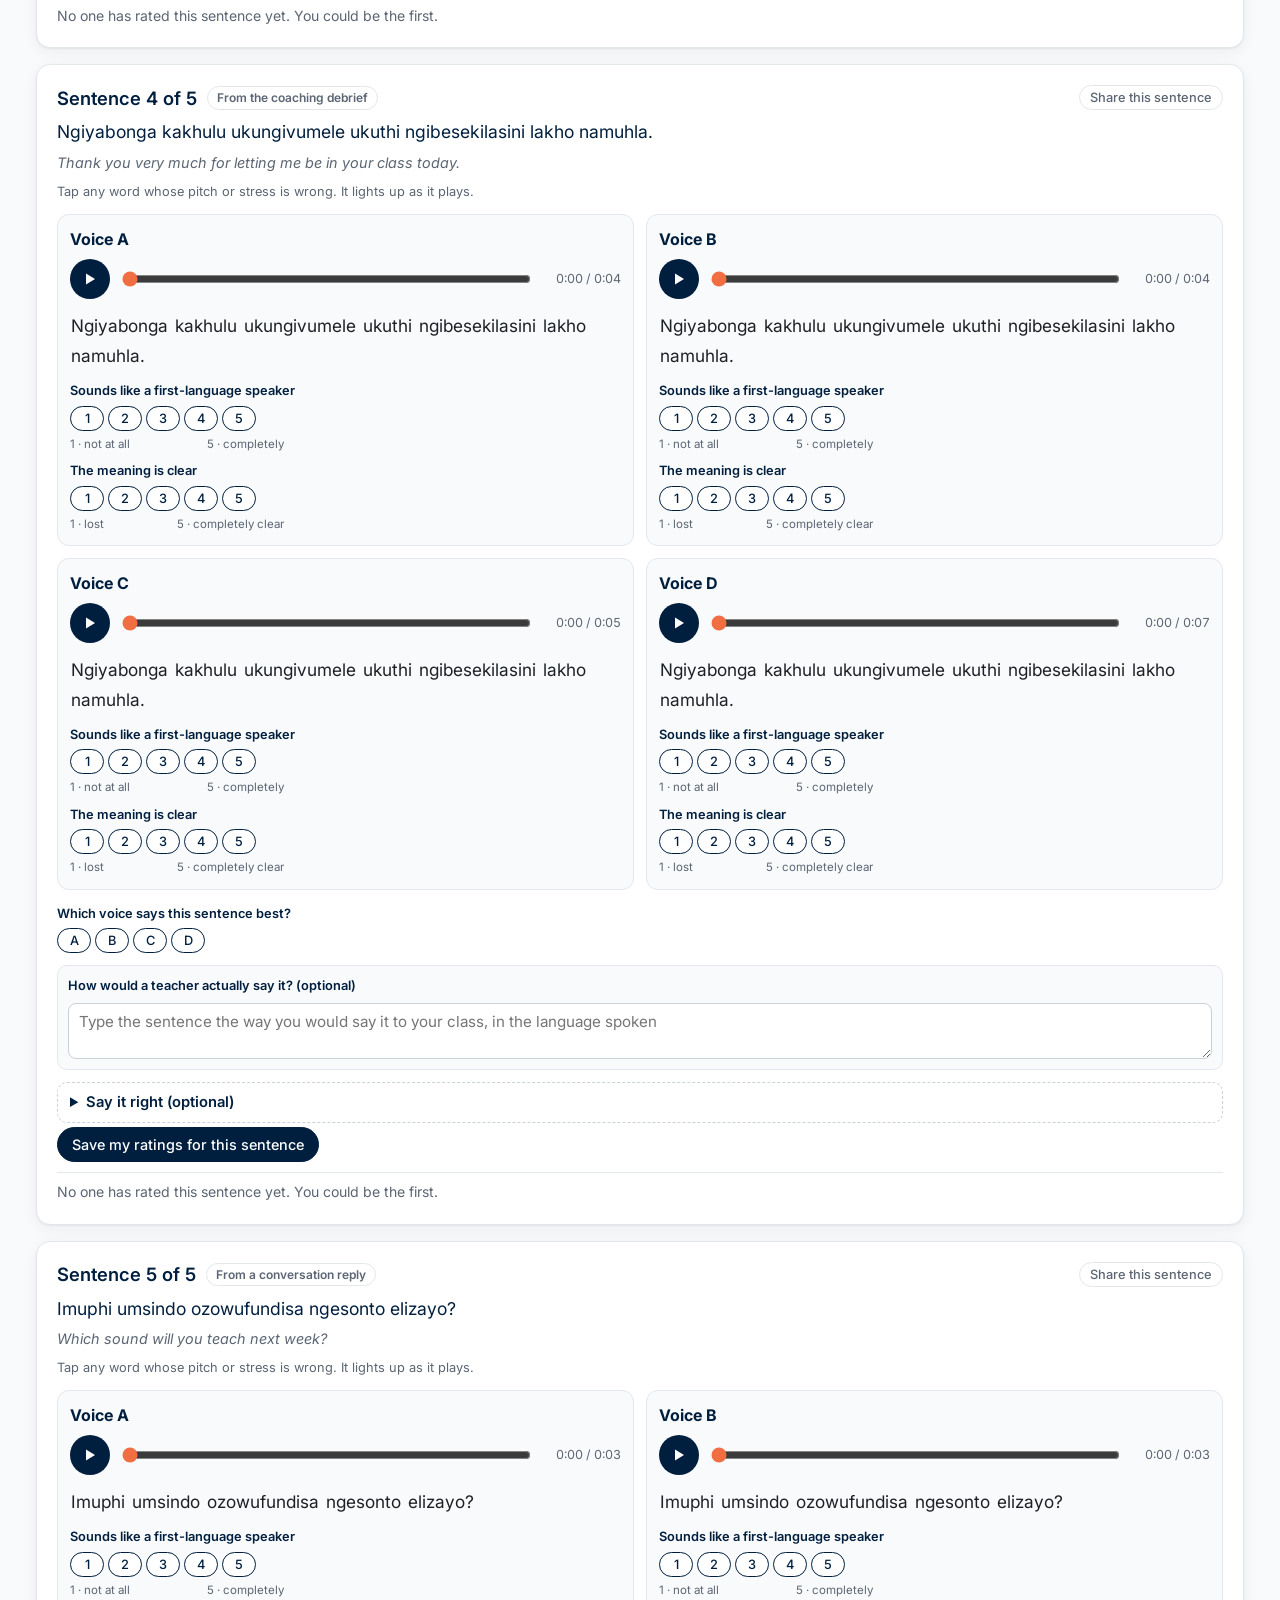
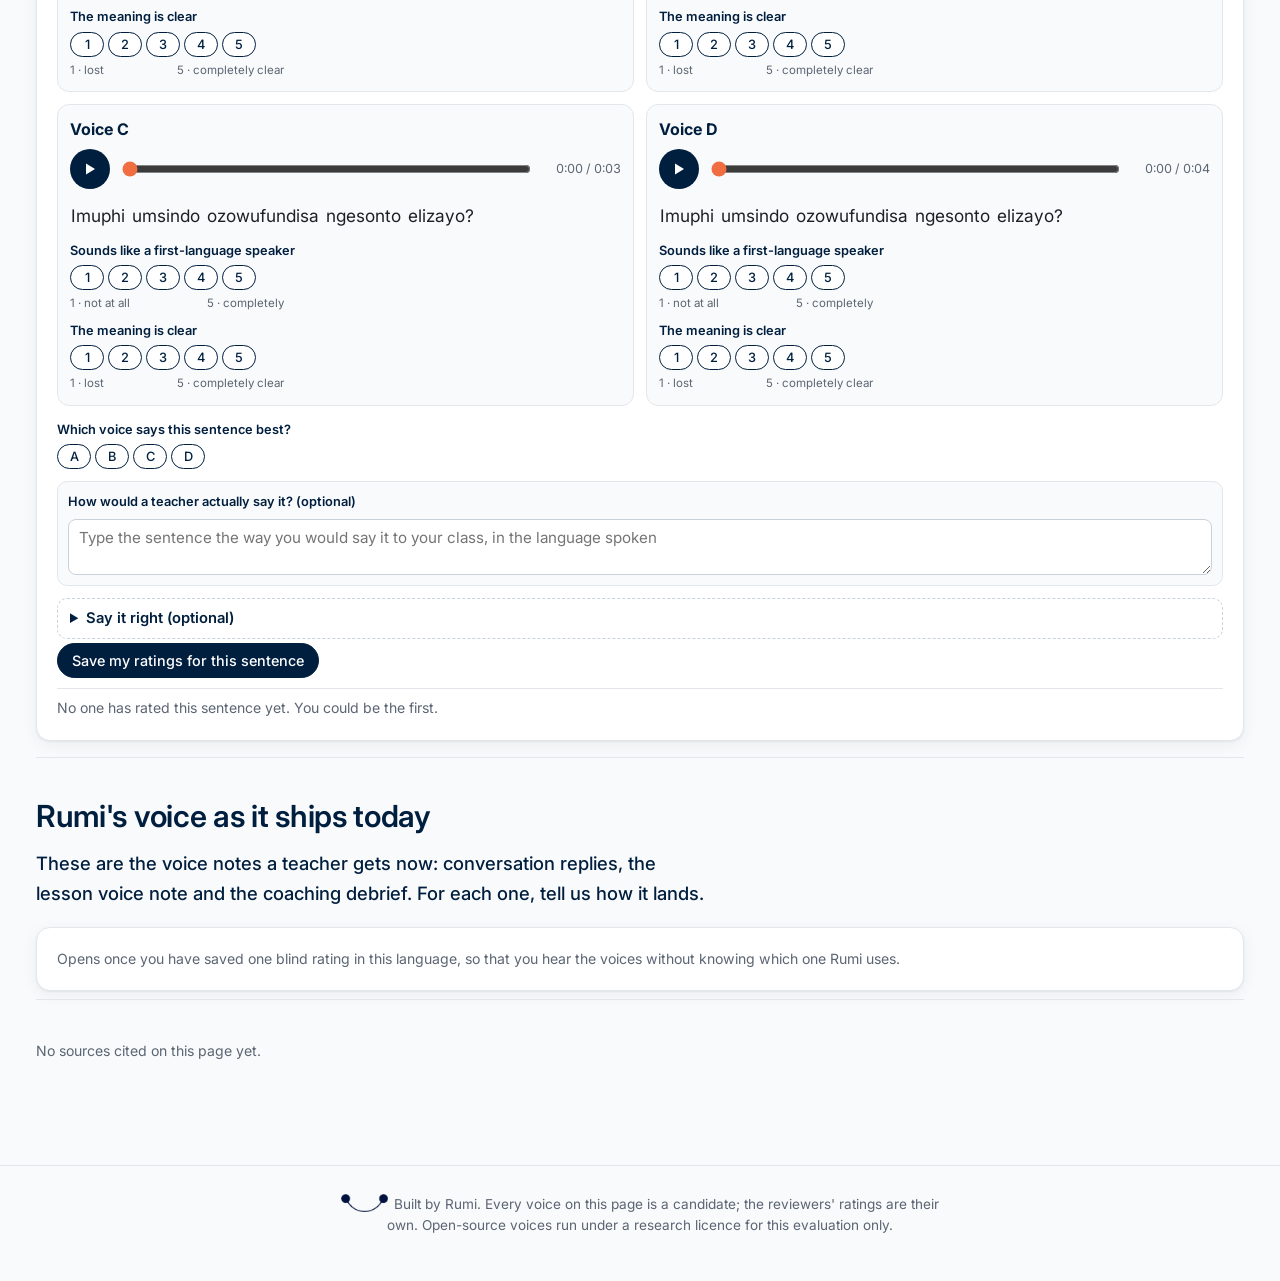
<file: speak.html>
<!doctype html>
<html lang="en">
<head>
<meta charset="utf-8">
<meta name="viewport" content="width=device-width, initial-scale=1">
<title>Speaking review — Rumi in South African languages</title>
<meta name="description" content="Listen to Rumi's voice in South African languages and tell us which voice sounds most like a first-language speaker.">
<link rel="icon" type="image/png" href="assets/img/rumi-mark.png">
<link rel="preconnect" href="https://fonts.googleapis.com">
<link rel="preconnect" href="https://fonts.gstatic.com" crossorigin>
<link href="https://fonts.googleapis.com/css2?family=Inter:wght@300;400;500;600;700;800&display=swap" rel="stylesheet">
<link rel="stylesheet" href="assets/css/site.css">
</head>
<body class="review-page speak-page">
<a class="skip" href="#main">Skip to content</a>
<header class="site-header"><div class="inner">
  <a class="brand" href="index.html" aria-label="Rumi in South African languages — overview"><img src="assets/img/rumi-mark.png" alt="Rumi"><span>South African languages</span></a>
  <nav class="lang-switch" aria-label="Pages">
    <a href="index.html">Overview</a>
    <a href="zu.html" lang="zu">isiZulu</a>
    <a href="xh.html" lang="xh">isiXhosa</a>
    <a href="st.html" lang="st">Sesotho</a>
    <a href="review.html"><span class="nav-long">Listening review</span><span class="nav-short">Listen</span></a>
    <a href="speak.html" aria-current="page"><span class="nav-long">Speaking review</span><span class="nav-short">Speak</span></a>
  </nav>
</div></header>
<main id="main" class="review-main">
  <section id="intro" class="review-intro">
    <h1 data-copy="speak.meta.title"></h1>
    <p class="lede" data-copy="speak.meta.lead"></p>
    <p class="note" data-copy="speak.meta.dateline"></p>
    <p class="note" data-copy="speak.meta.page_note"></p>
    <p class="note review-link" data-copy="speak.meta.listen_line"></p>
    <div class="card how">
      <h2 class="subcard-title" data-copy="speak.howto.heading"></h2>
      <ol class="how-steps" id="how-steps"></ol>
      <p class="note" data-copy="speak.howto.time_note"></p>
      <p class="note" id="privacy-line"></p>
    </div>
  </section>

  <nav id="lang-tabs" class="rv-tabs" aria-label="Languages"></nav>
  <div id="lang-share" class="rv-share-row"></div>

  <form id="reviewer" class="rv-reviewer card" autocomplete="on" novalidate>
    <p class="subcard-title rv-who" id="rv-who"></p>
    <div class="rv-field">
      <label for="rv-name" id="rv-name-label"></label>
      <input id="rv-name" name="name" type="text" maxlength="60" required autocomplete="name" aria-describedby="rv-name-err">
    </div>
    <div class="rv-field">
      <label for="rv-role" id="rv-role-label"></label>
      <input id="rv-role" name="role" type="text" maxlength="60" autocomplete="organization-title">
    </div>
    <div class="rv-hp" aria-hidden="true"><label for="rv-website">Website</label><input id="rv-website" name="website" type="text" tabindex="-1" autocomplete="off"></div>
    <p id="rv-name-err" class="rv-err" role="alert" hidden></p>
    <p id="rv-closed" class="rv-closed" hidden></p>
    <p id="rv-queue" class="rv-queue" role="status" hidden></p>
    <p class="note rv-remember" id="rv-remember"></p>
  </form>

  <div id="banner" class="rv-banner" role="status" hidden></div>

  <section id="blind" class="block sp-section" aria-labelledby="blind-h">
    <h2 id="blind-h" data-copy="speak.blind.heading"></h2>
    <div class="prose"><p class="lede" data-copy="speak.blind.lead"></p></div>
    <div id="key-box"></div>
    <div id="blind-host"></div>
  </section>

  <section id="shipped" class="block sp-section" aria-labelledby="shipped-h">
    <h2 id="shipped-h" data-copy="speak.shipped.heading"></h2>
    <div class="prose"><p class="lede" data-copy="speak.shipped.lead"></p></div>
    <div id="shipped-host"></div>
  </section>

  <section id="sources" class="block">
    <div id="fn-host"></div>
  </section>
</main>
<footer class="site-footer"><p><img src="assets/img/rumi-mark.png" alt=""><span data-copy="speak.footer.line"></span></p></footer>
<script src="assets/js/core.js"></script>
<script src="assets/js/karaoke.js"></script>
<script src="assets/js/feedback.js"></script>
<script src="assets/js/speak-page.js"></script>
</body>
</html>
</file>
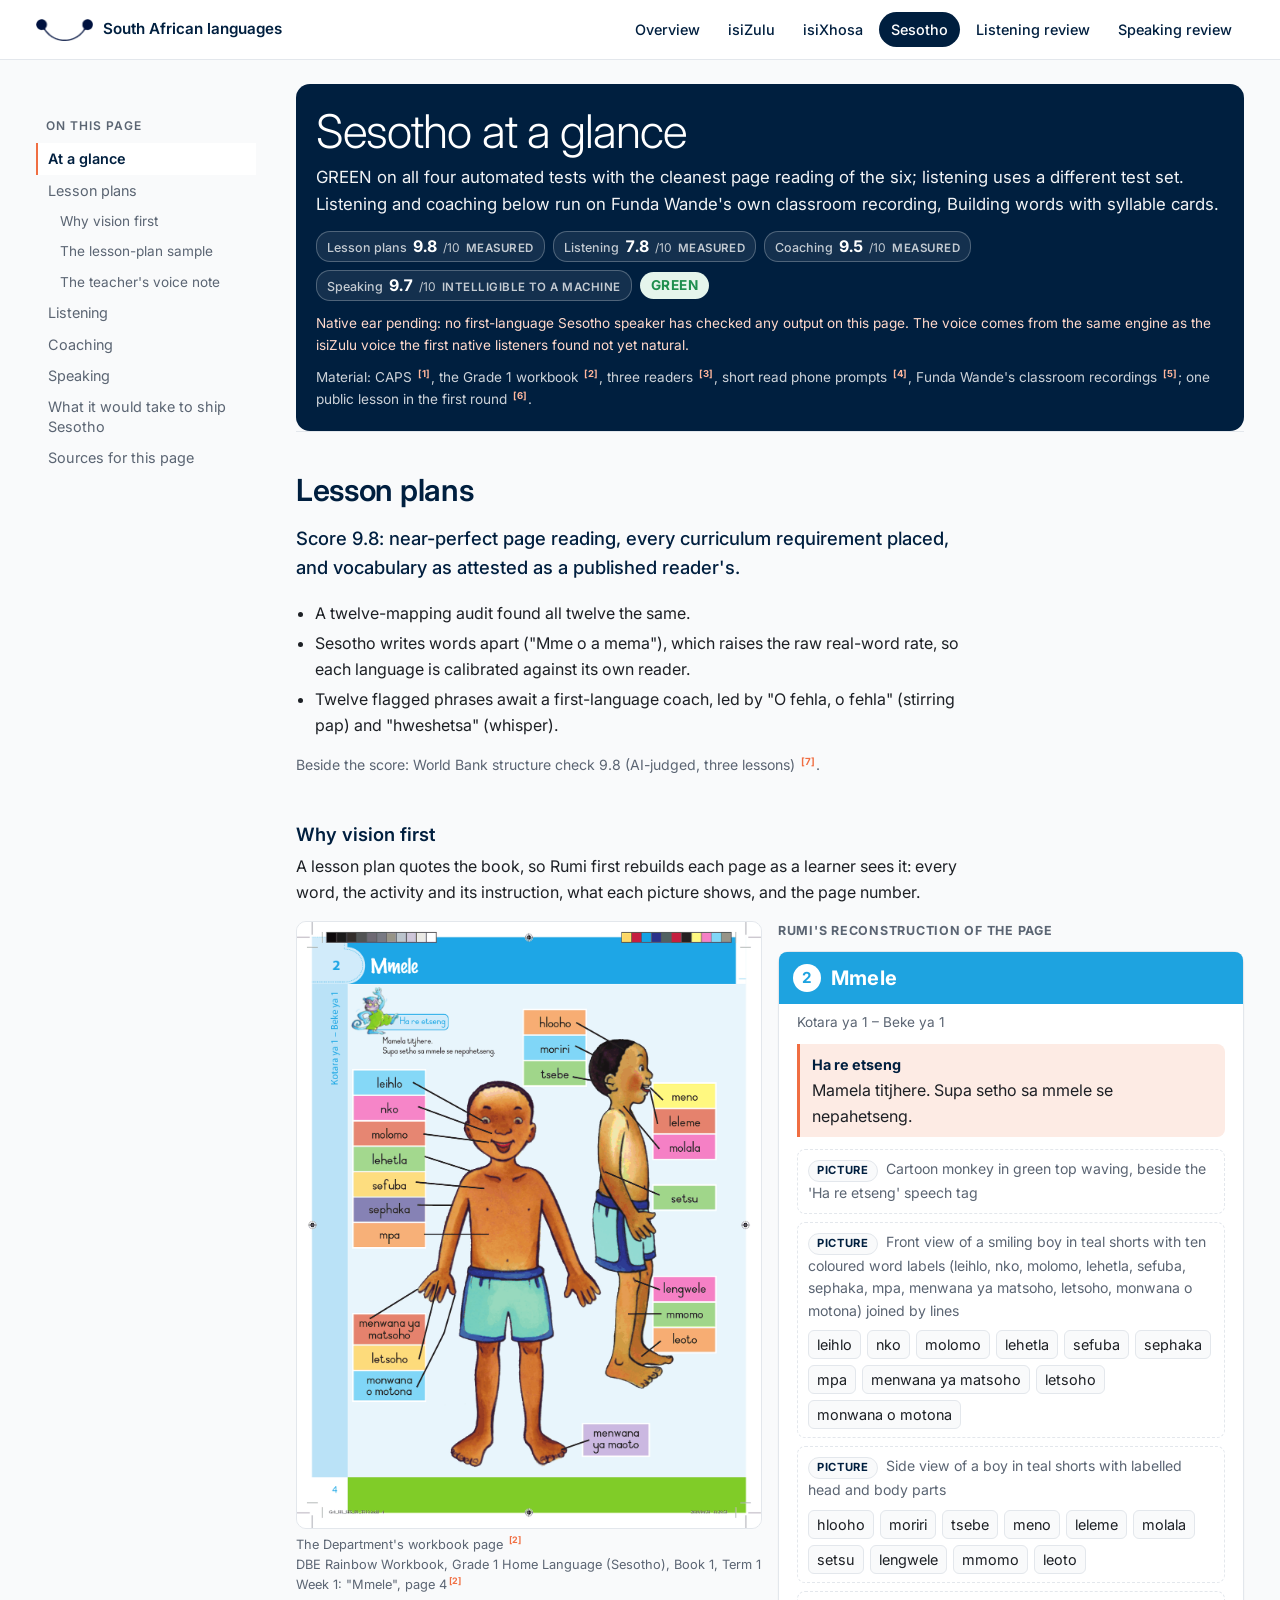
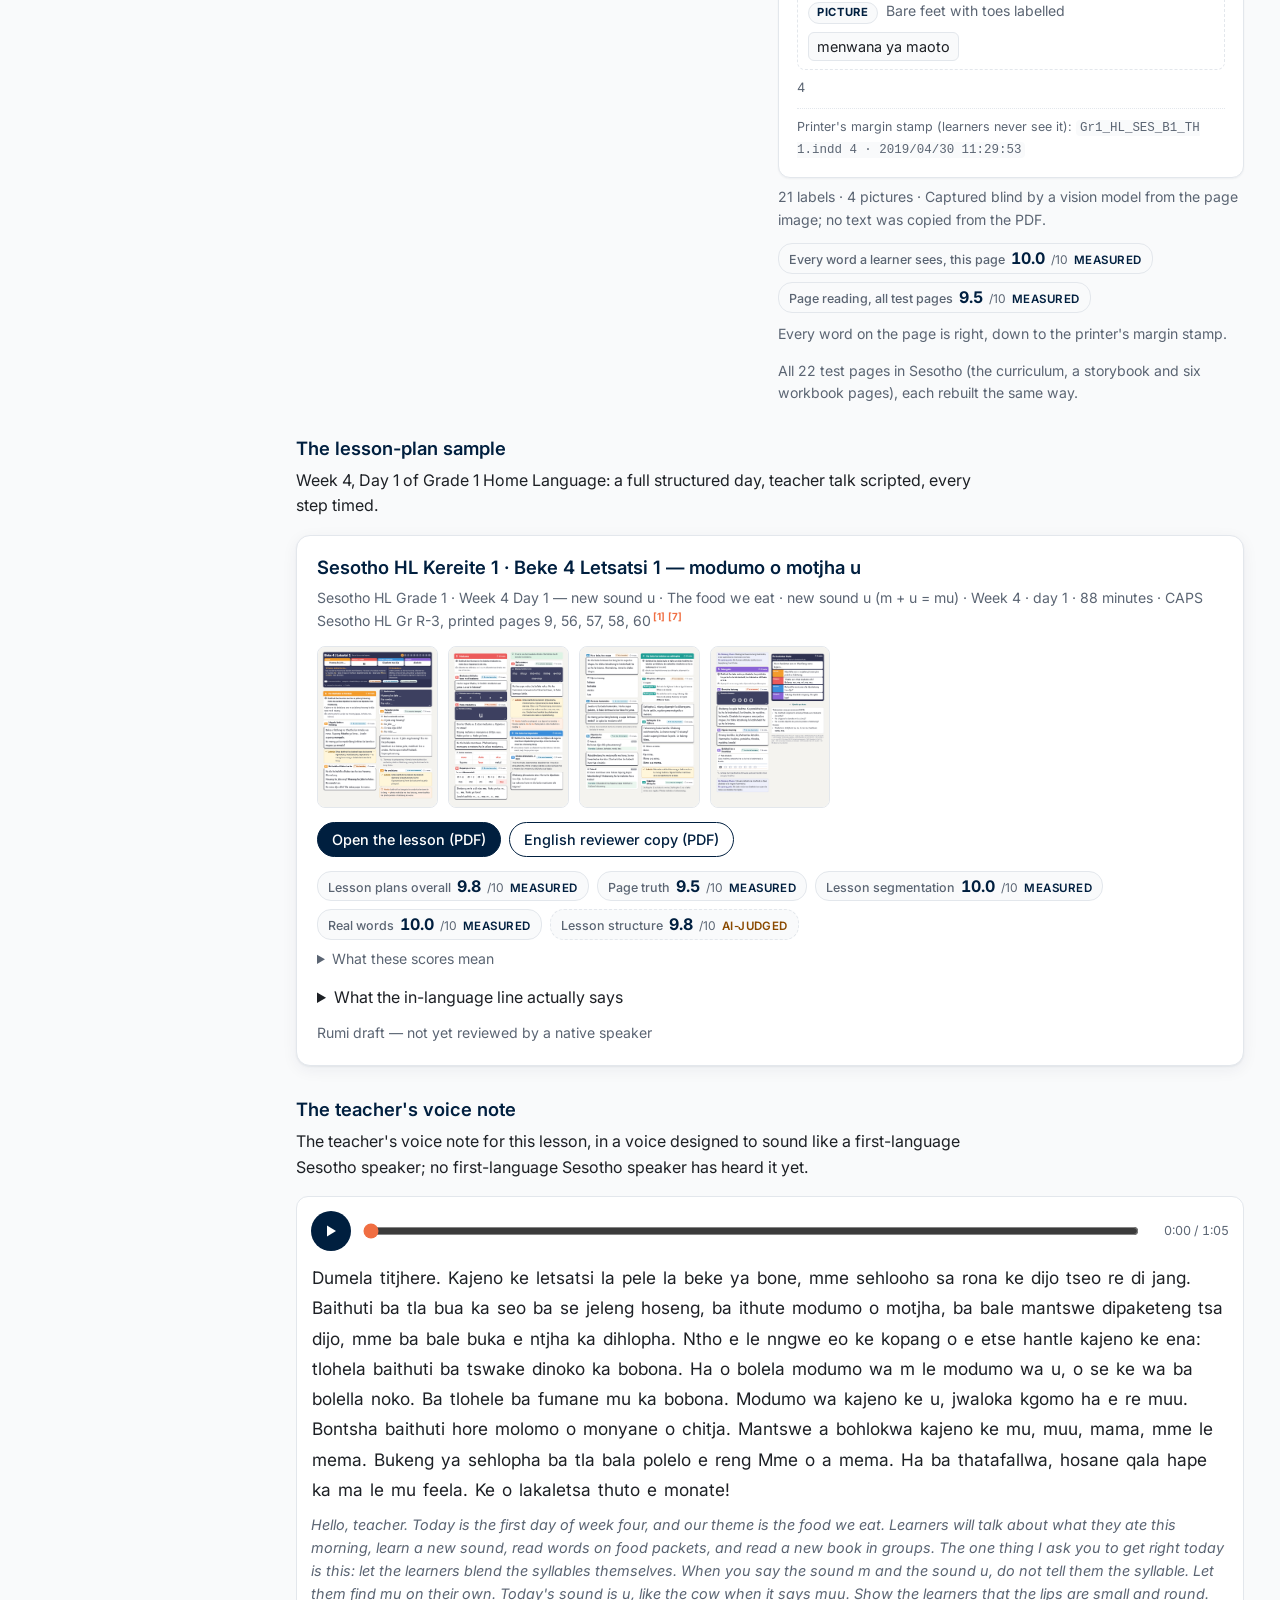
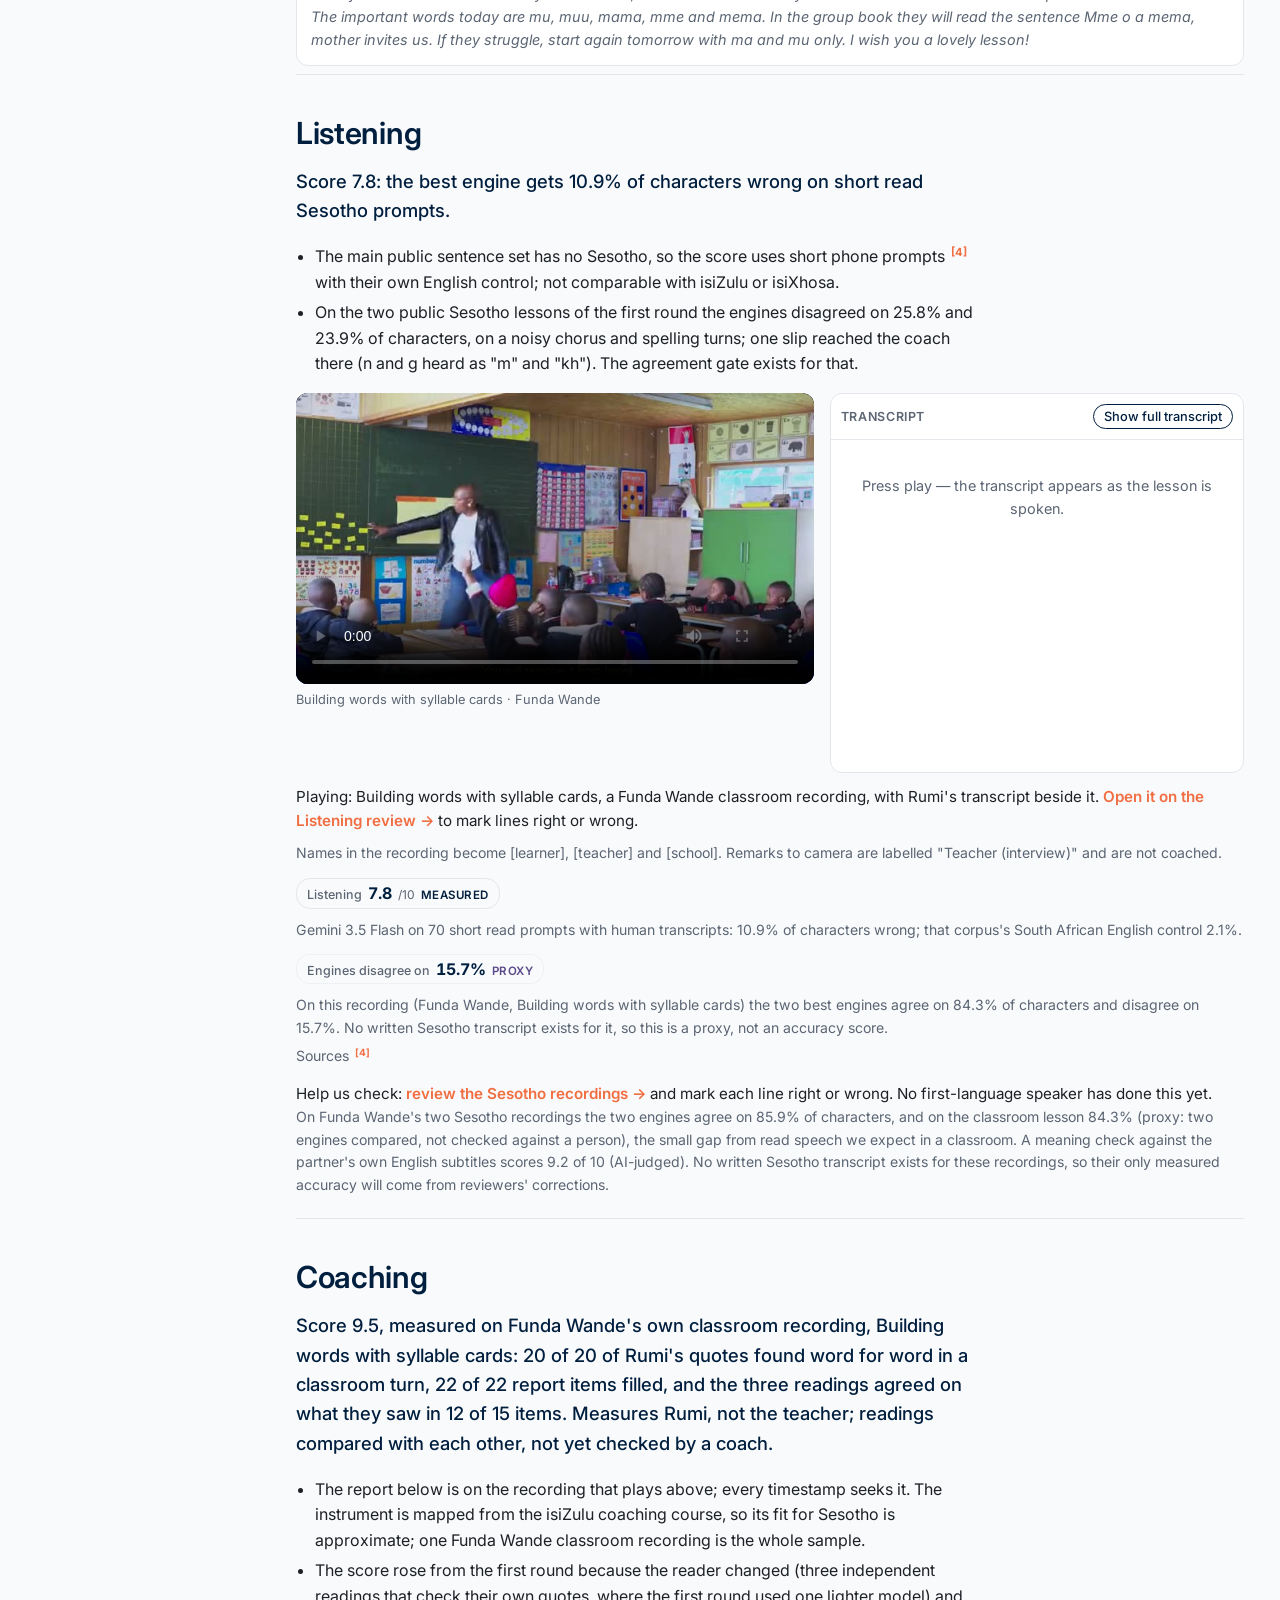
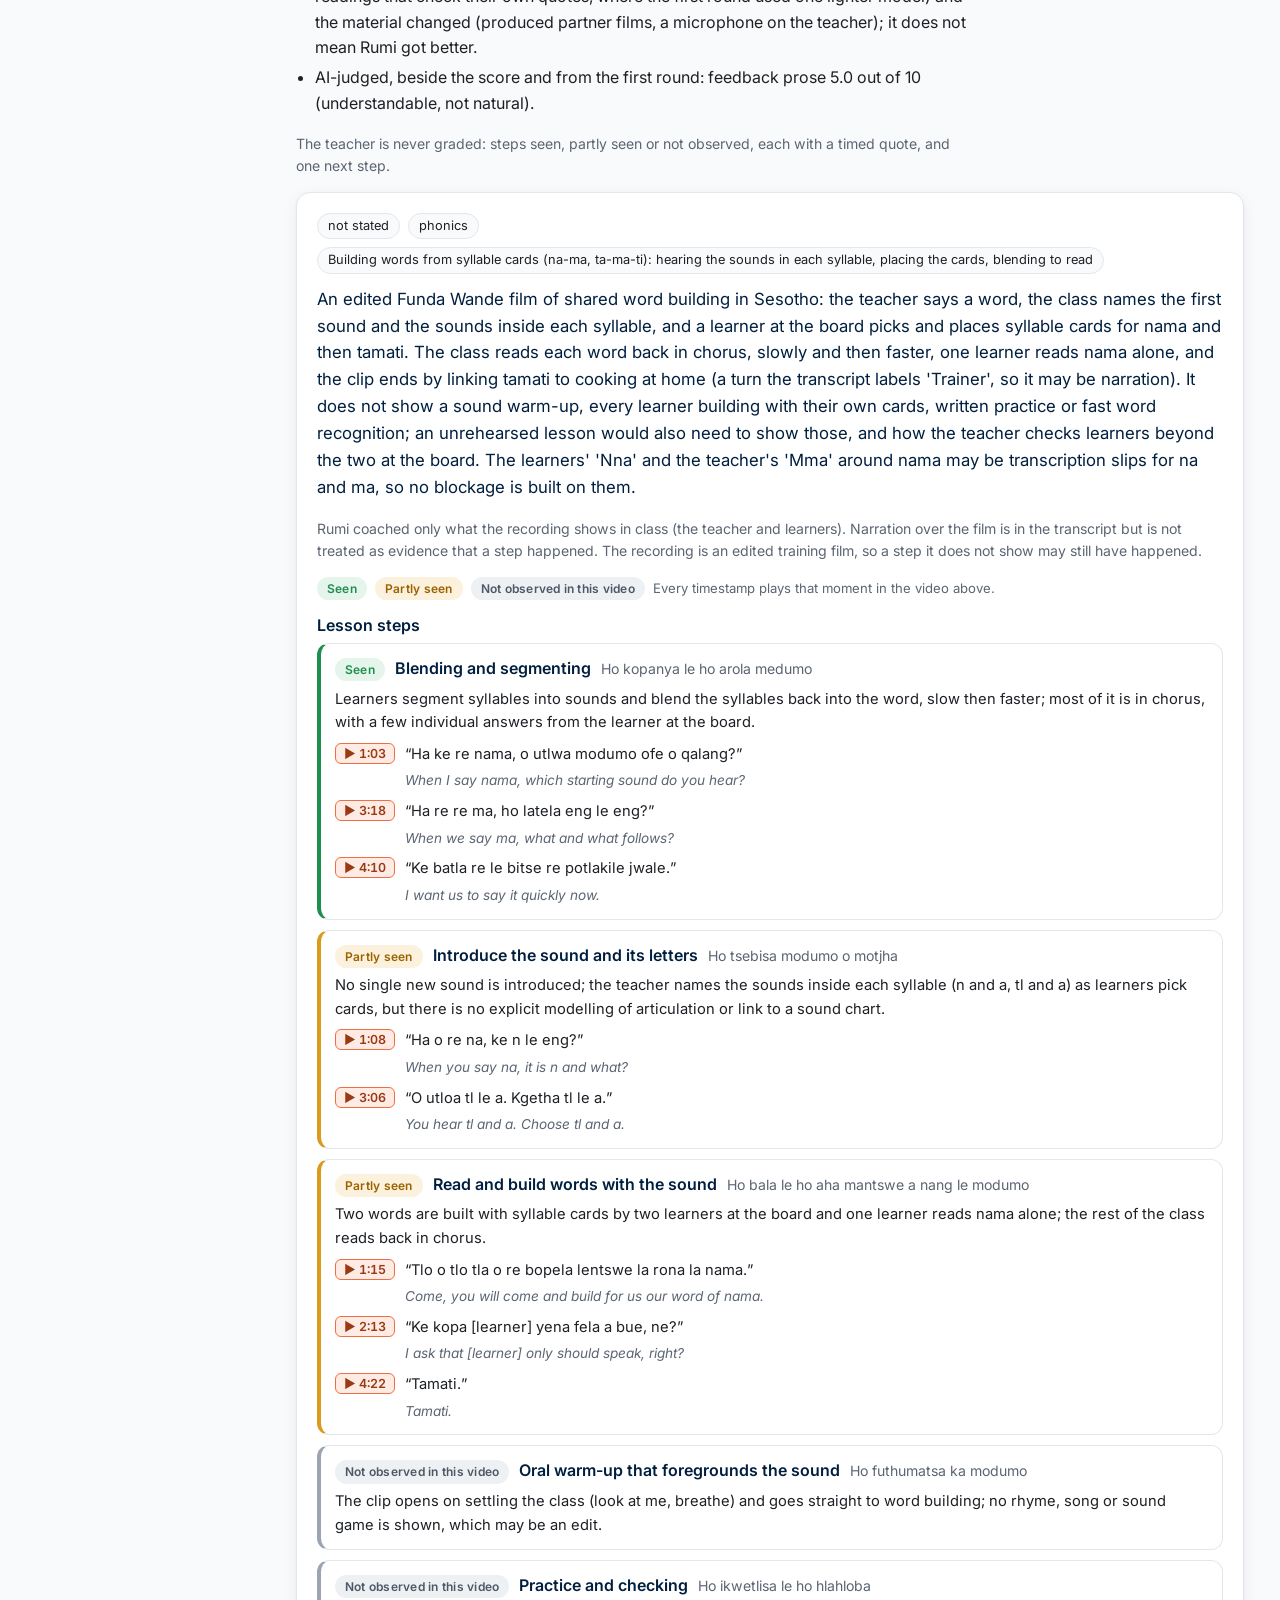
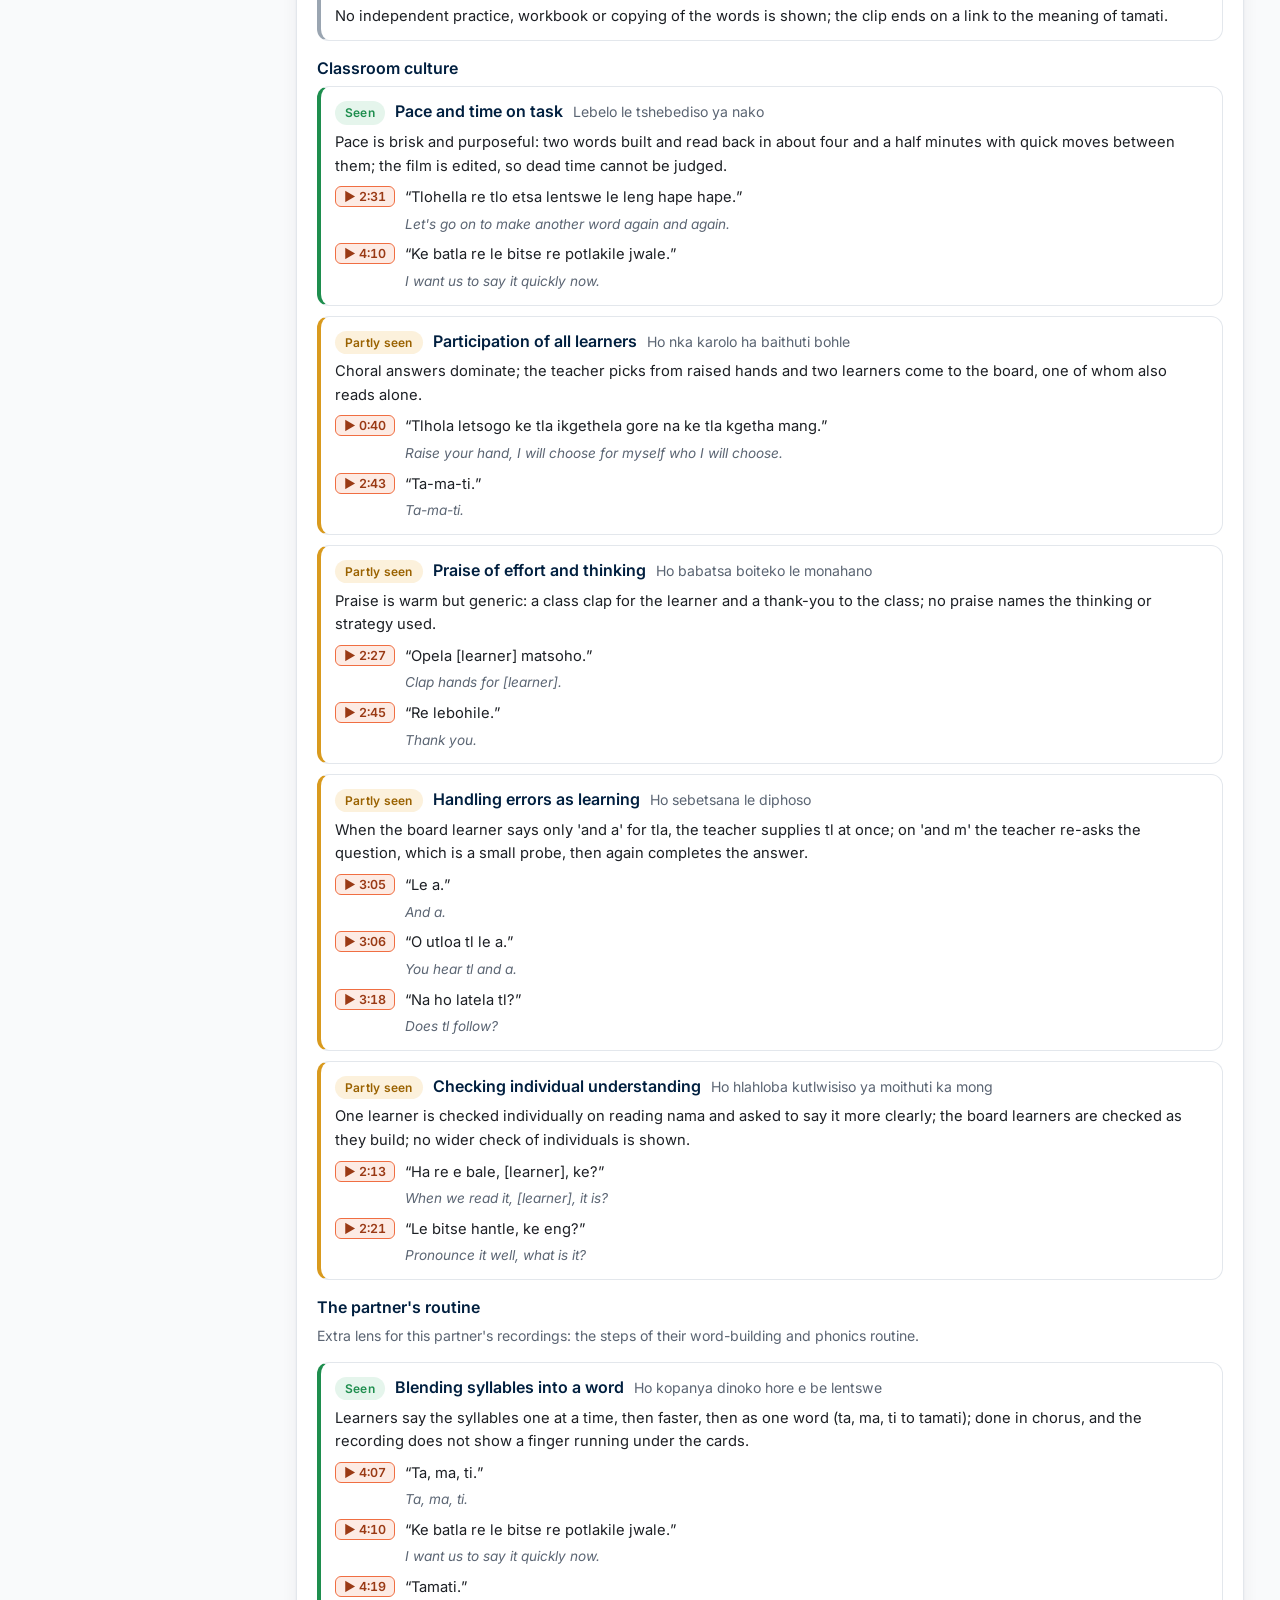
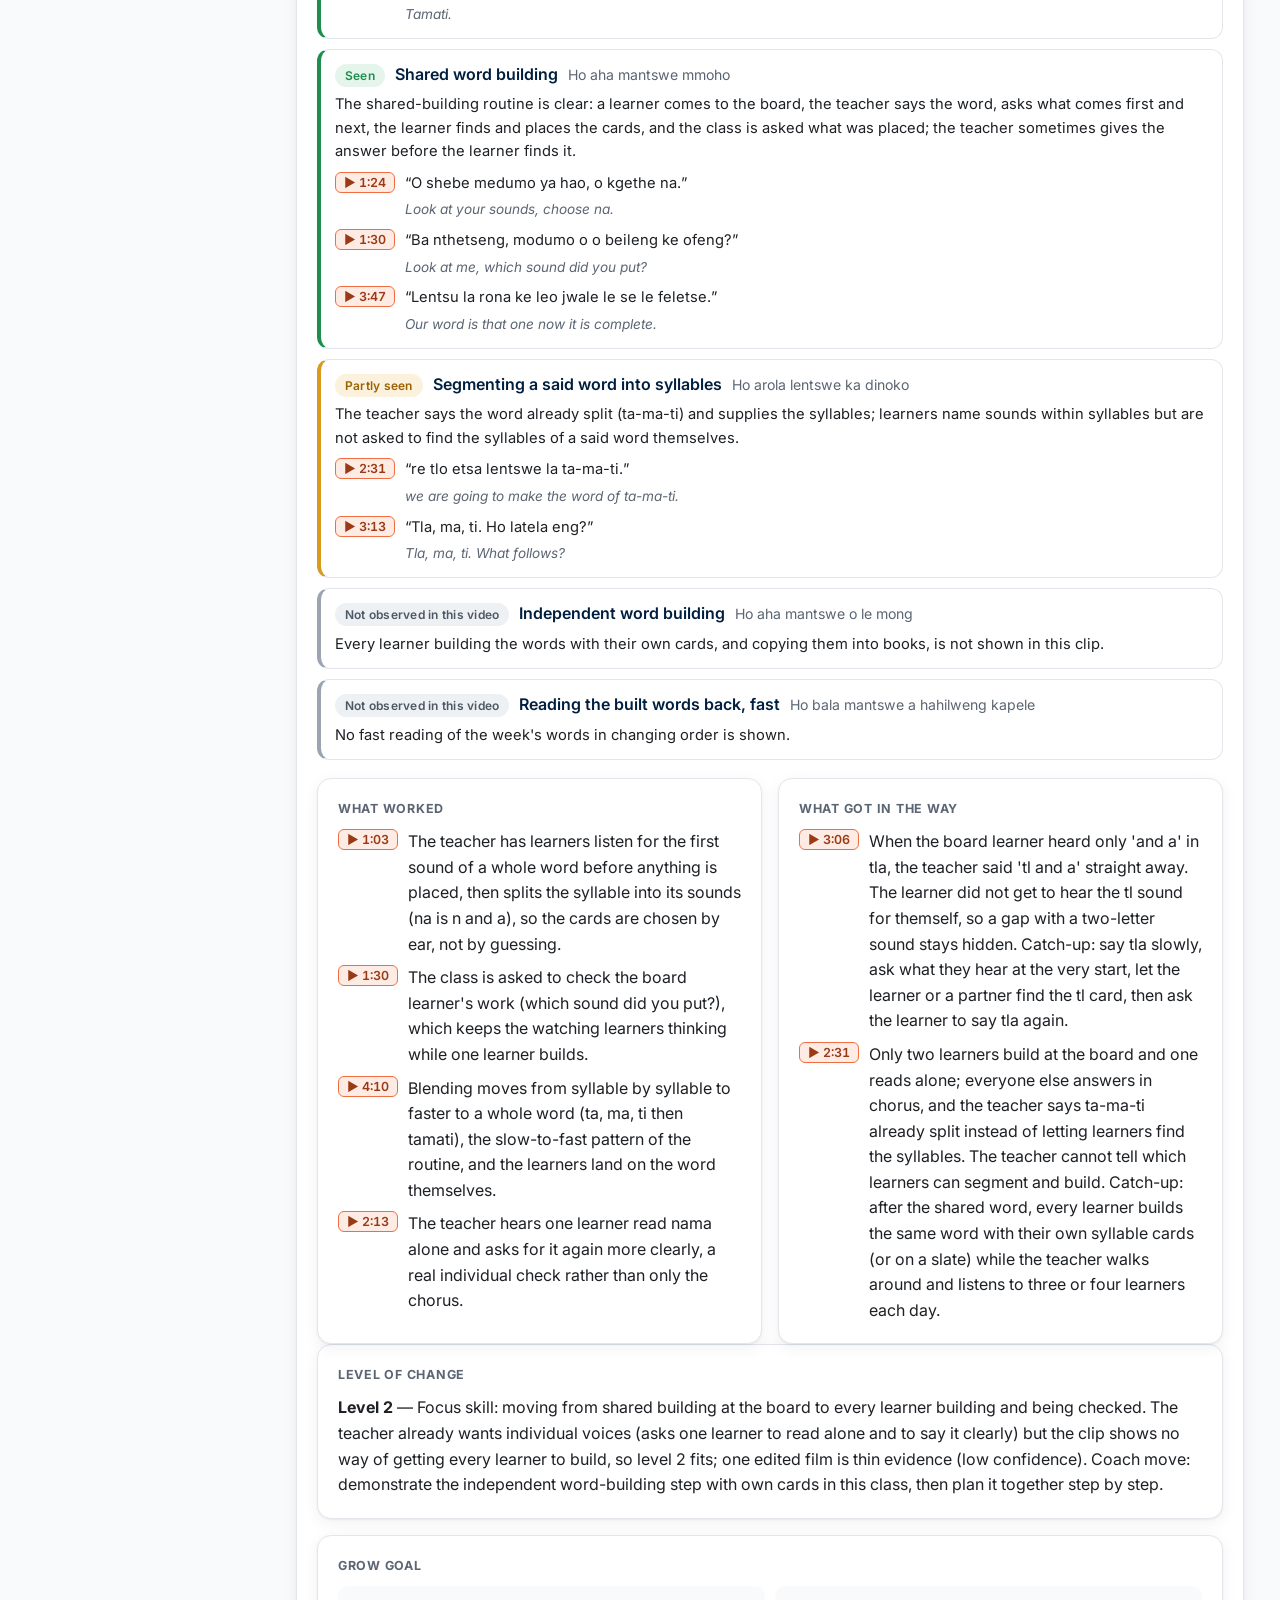
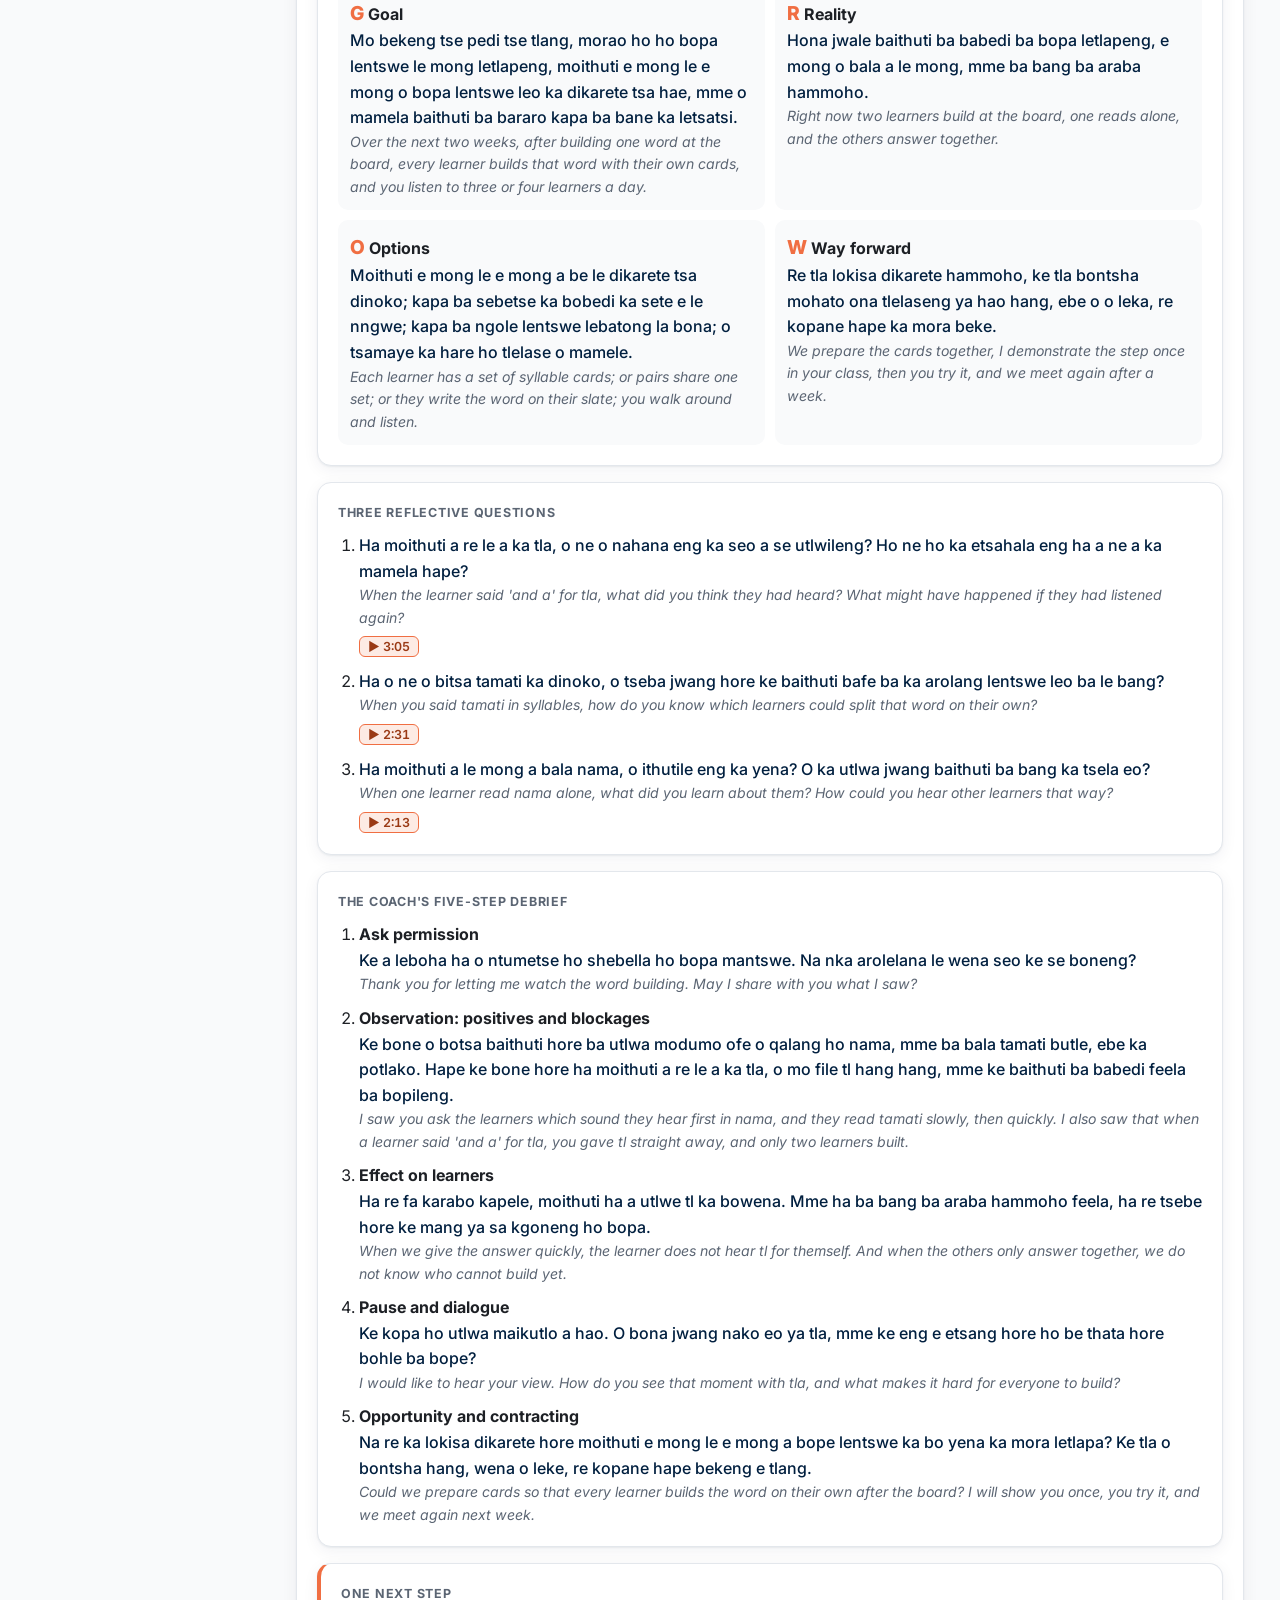
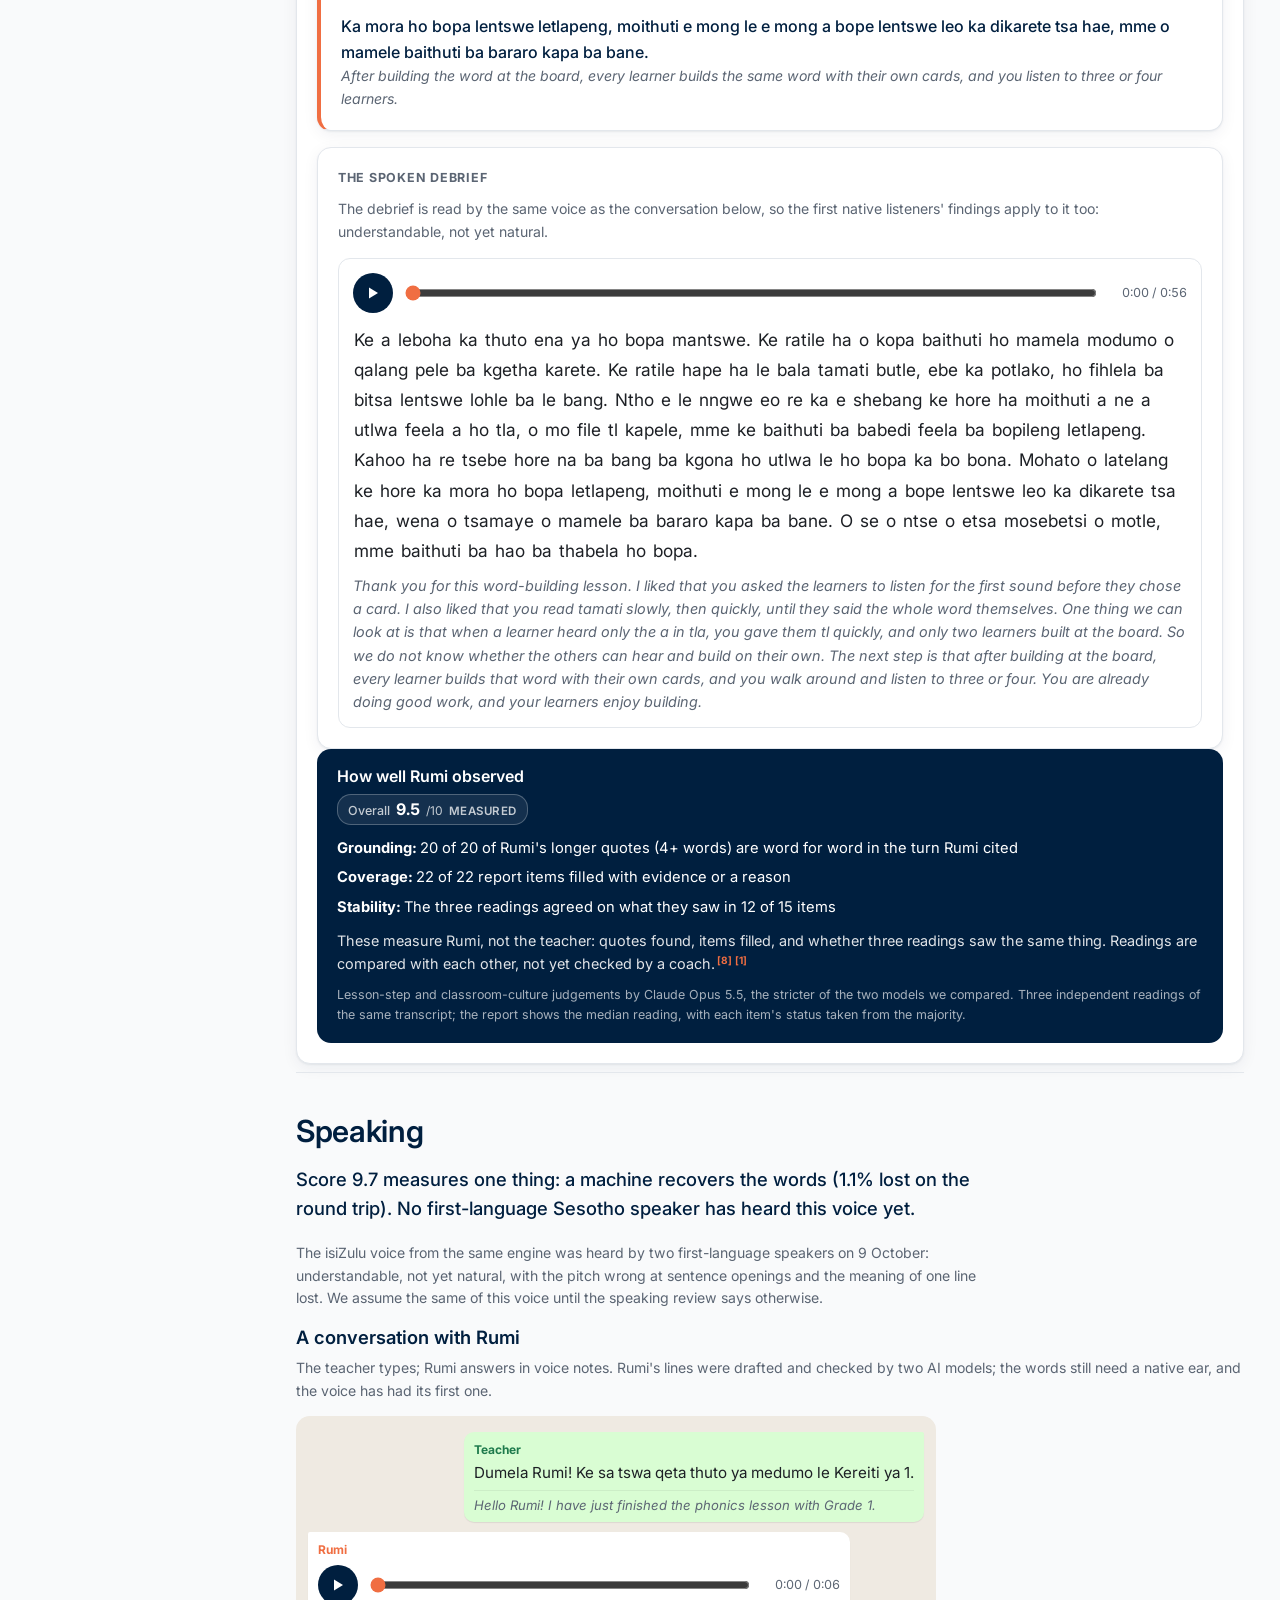
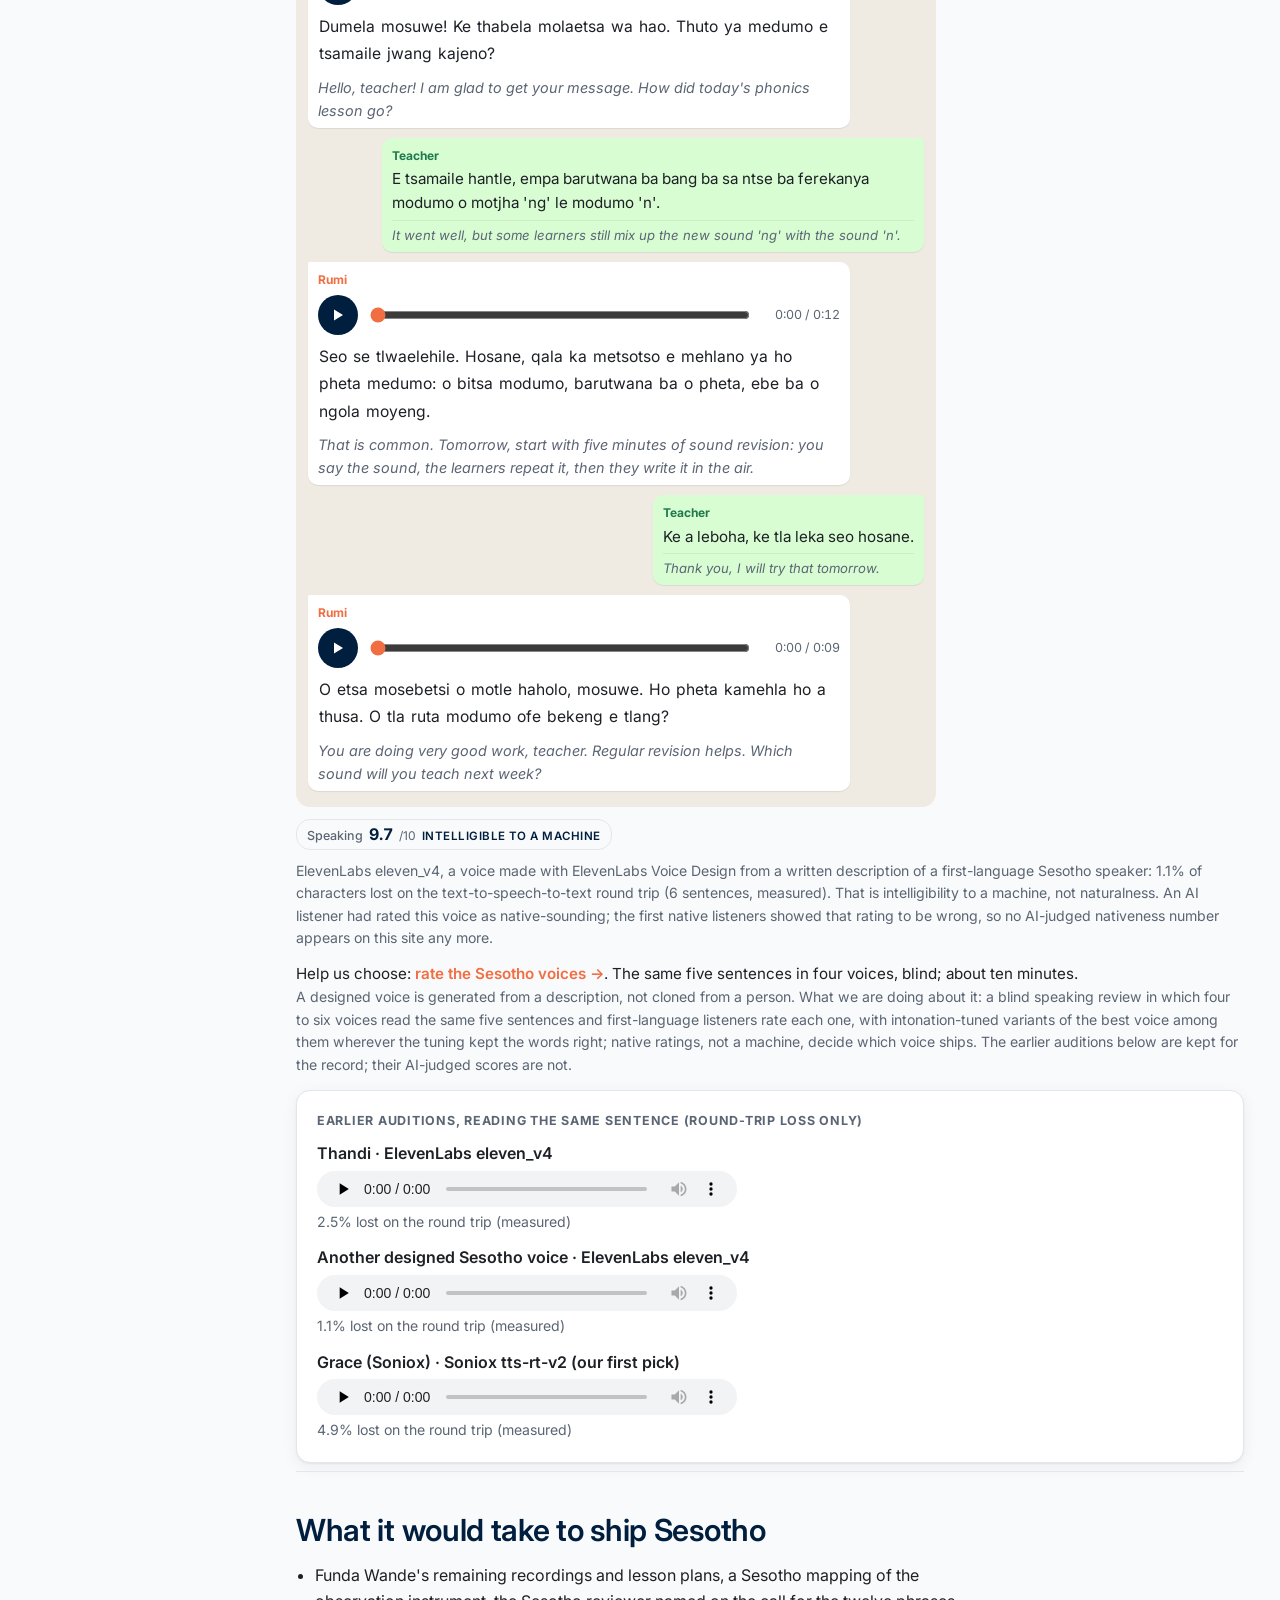
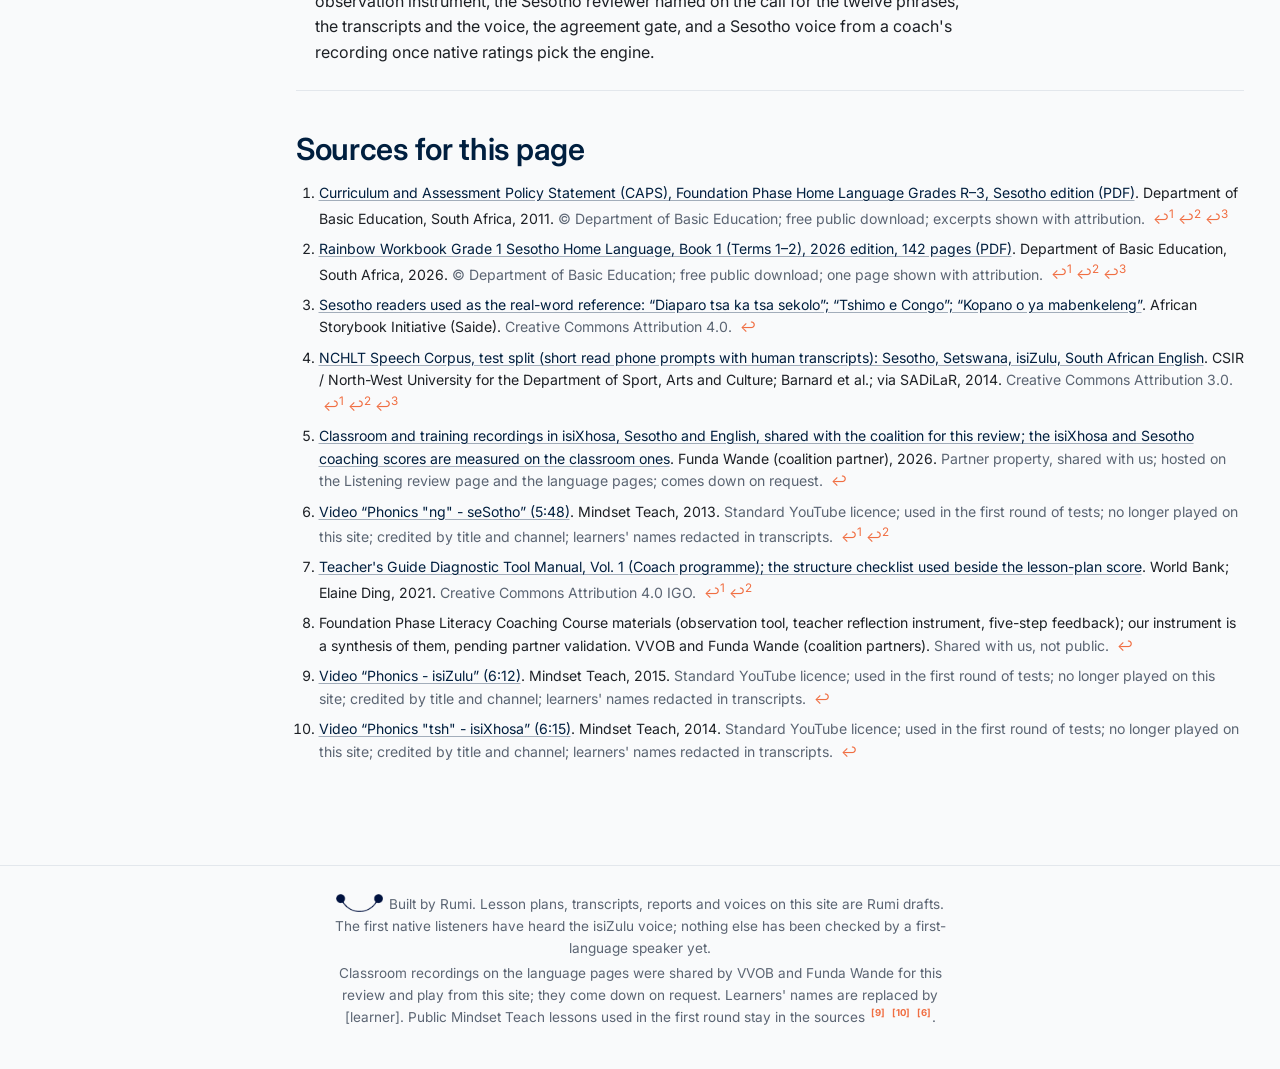
<file: st.html>
<!doctype html>
<html lang="en">
<head>
<meta charset="utf-8">
<meta name="viewport" content="width=device-width, initial-scale=1">
<title>Sesotho — Rumi in South African languages</title>
<meta name="description" content="How well Rumi, an AI teaching assistant, plans lessons, listens, coaches and speaks in South African languages.">
<link rel="icon" type="image/png" href="assets/img/rumi-mark.png">
<link rel="preconnect" href="https://fonts.googleapis.com">
<link rel="preconnect" href="https://fonts.gstatic.com" crossorigin>
<link href="https://fonts.googleapis.com/css2?family=Inter:wght@300;400;500;600;700;800&display=swap" rel="stylesheet">
<link rel="stylesheet" href="assets/css/site.css">
</head>
<body data-lang="st">
<a class="skip" href="#main">Skip to content</a>
<header class="site-header"><div class="inner">
  <a class="brand" href="index.html" aria-label="Rumi in South African languages — overview"><img src="assets/img/rumi-mark.png" alt="Rumi"><span>South African languages</span></a>
  <nav class="lang-switch" aria-label="Languages">
    <a href="index.html">Overview</a>
    <a href="zu.html" lang="zu">isiZulu</a>
    <a href="xh.html" lang="xh">isiXhosa</a>
    <a href="st.html" lang="st" aria-current="page">Sesotho</a>
    <a href="review.html"><span class="nav-long">Listening review</span><span class="nav-short">Listen</span></a>
    <a href="speak.html"><span class="nav-long">Speaking review</span><span class="nav-short">Speak</span></a>
  </nav>
</div></header>
<div class="layout">
  <aside class="toc-desktop" id="toc-desktop"></aside>
  <main id="main">
    <details class="toc-mobile" id="toc-mobile"></details>
    <section id="verdict" class="verdict-strip" data-toc data-toc-label="At a glance">
      <h1 data-copy="verdict.heading"></h1>
      <p class="vline" data-copy="verdict.lead"></p>
      <div class="chip-row" id="verdict-chips"></div>
      <span class="pending-ear" data-copy="verdict.native_ear"></span>
      <p class="vmaterial" data-copy="verdict.material"></p>
    </section>

    <section id="lesson-plans" class="block" data-toc>
      <h2 data-copy="lesson_plans.heading"></h2>
      <div class="prose"><p class="lede" data-copy="lesson_plans.lead"></p><div data-copy-block="lesson_plans.bullets"></div><p class="note" data-copy="lesson_plans.note"></p></div>
    </section>
    <section id="vision" class="block sub" data-toc data-toc-sub>
      <h3 data-copy="vision.heading"></h3>
      <div class="prose" data-copy-block="vision.lead"></div>
      <div id="vision-host"></div>
      <p class="note" data-copy="vision.note"></p>
    </section>
    <section id="lp-sample" class="block sub" data-toc data-toc-sub>
      <h3 data-copy="lp_sample.heading"></h3>
      <div class="prose" data-copy-block="lp_sample.lead"></div>
      <div id="lp-host"></div>
      <p class="note" data-copy="lp_sample.note"></p>
    </section>
    <section id="voice-note" class="block sub" data-toc data-toc-sub>
      <h3 data-copy="voice_note.heading"></h3>
      <div class="prose" data-copy-block="voice_note.lead"></div>
      <div id="voicenote-host"></div>
    </section>

    <section id="listening" class="block" data-toc>
      <h2 data-copy="listening.heading"></h2>
      <div class="prose"><p class="lede" data-copy="listening.lead"></p><div data-copy-block="listening.bullets"></div></div>
      <div id="sync-host"></div>
      <p class="note review-link" data-copy="listening.playing_line"></p>
      <p class="note" style="margin-top:8px" data-copy="listening.names_note"></p>
      <div id="stt-score"></div>
      <p class="note review-link" data-copy="listening.review_line"></p>
      <p class="note" id="partner-line" data-copy="listening.partner_line"></p>
      <p class="note" data-copy="listening.note"></p>
    </section>

    <section id="coaching" class="block" data-toc>
      <h2 data-copy="coaching.heading"></h2>
      <div class="prose"><p class="lede" data-copy="coaching.lead"></p><div data-copy-block="coaching.bullets"></div><p class="note" data-copy="coaching.not_graded"></p></div>
      <div id="report-host"></div>
      <p class="note" data-copy="coaching.note"></p>
      <div id="partner-host"></div>
    </section>

    <section id="speaking" class="block" data-toc>
      <h2 data-copy="speaking.heading"></h2>
      <div class="prose"><p class="lede" data-copy="speaking.lead"></p><p class="note" data-copy="speaking.listeners_line"></p></div>
      <h3 data-copy="speaking.chat_heading" style="margin-top:16px"></h3>
      <p class="note" data-copy="speaking.chat_note"></p>
      <div id="chat-host"></div>
      <div id="tts-score"></div>
      <p class="note review-link" id="speak-link" hidden></p>
      <p class="note" data-copy="speaking.note"></p>
    </section>

    <section id="ship" class="block" data-toc>
      <h2 data-copy="ship.heading"></h2>
      <div class="prose" data-copy-block="ship.bullets"></div>
    </section>

    <section id="sources" class="block" data-toc>
      <h2 data-copy="footnotes.heading"></h2>
      <div id="fn-host"></div>
    </section>
  </main>
</div>
<footer class="site-footer"><p><img src="assets/img/rumi-mark.png" alt=""><span data-copy="index.footer.line"></span></p><p data-copy="index.footer.video_credit"></p></footer>
<script src="assets/js/core.js"></script>
<script src="assets/js/karaoke.js"></script>
<script src="assets/js/syncplayer.js"></script>
<script src="assets/js/components.js"></script>
<script src="assets/js/lang-page.js"></script>
</body>
</html>
</file>
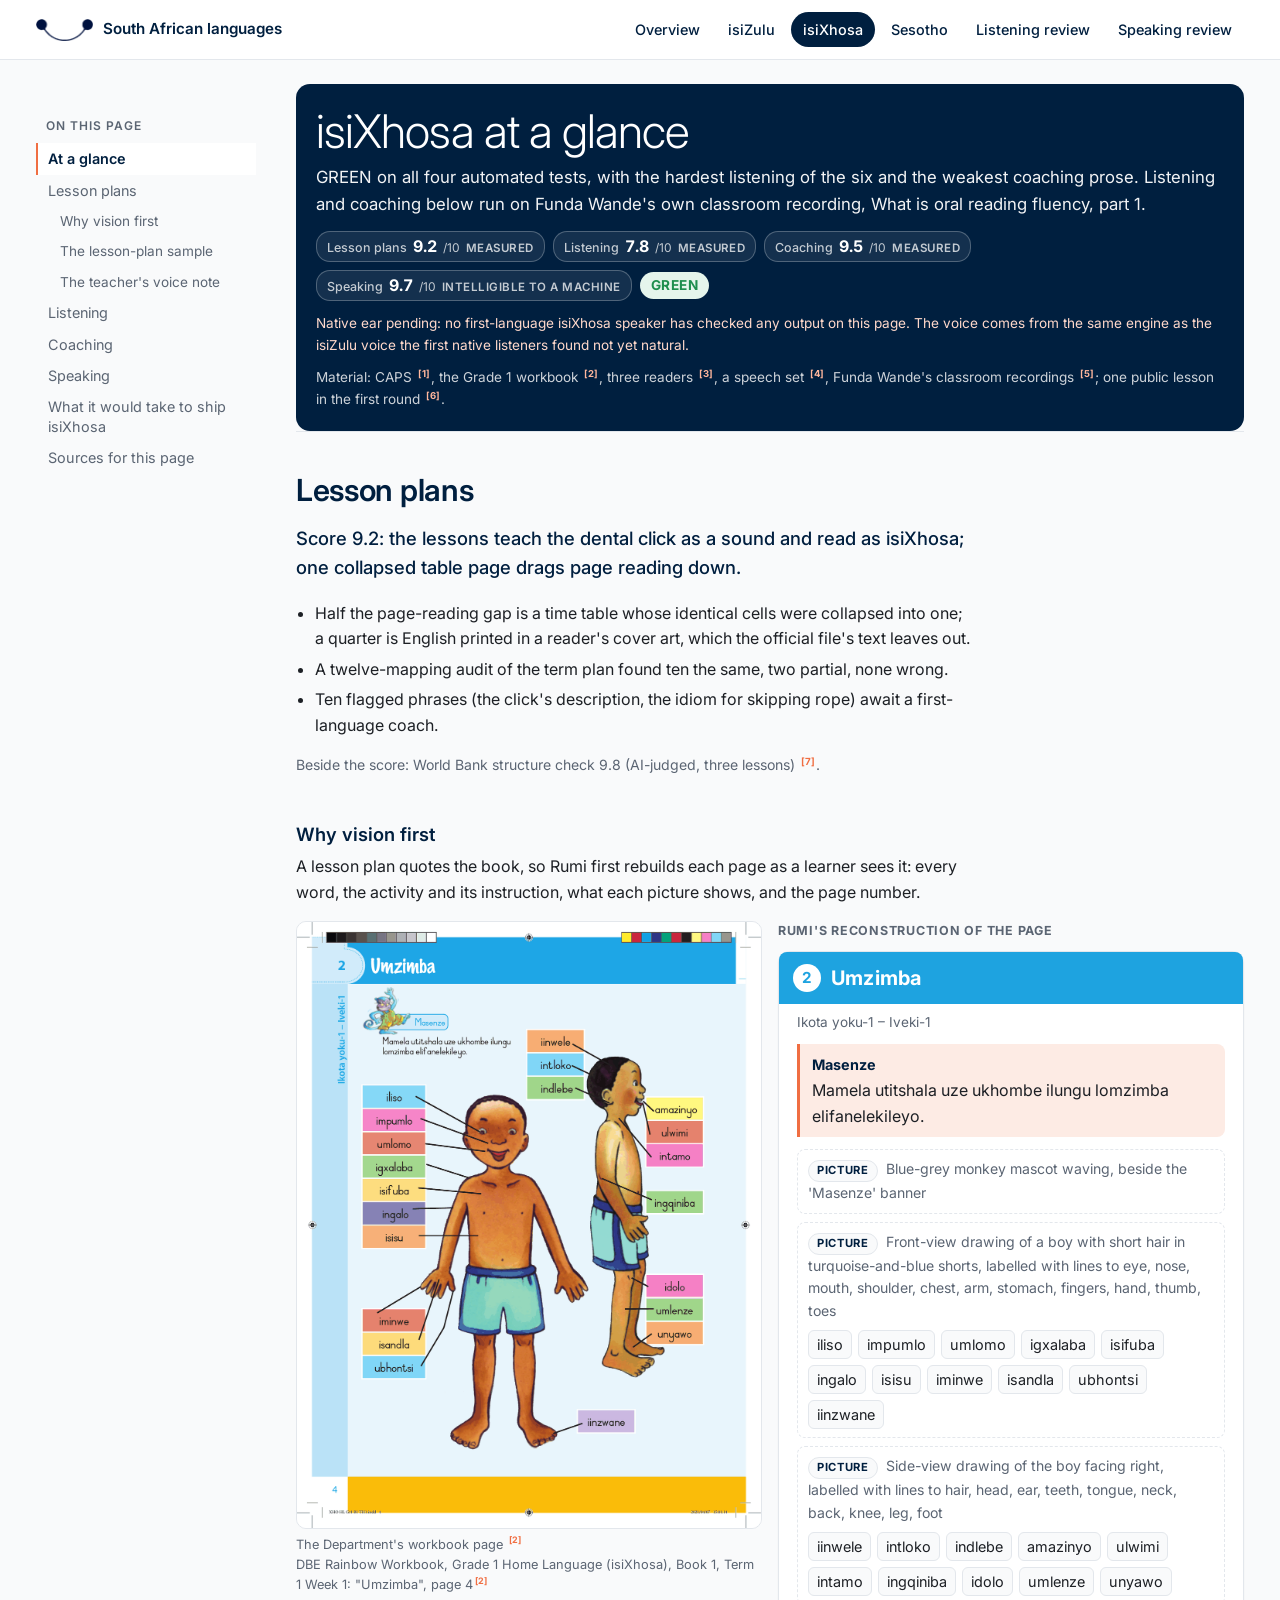
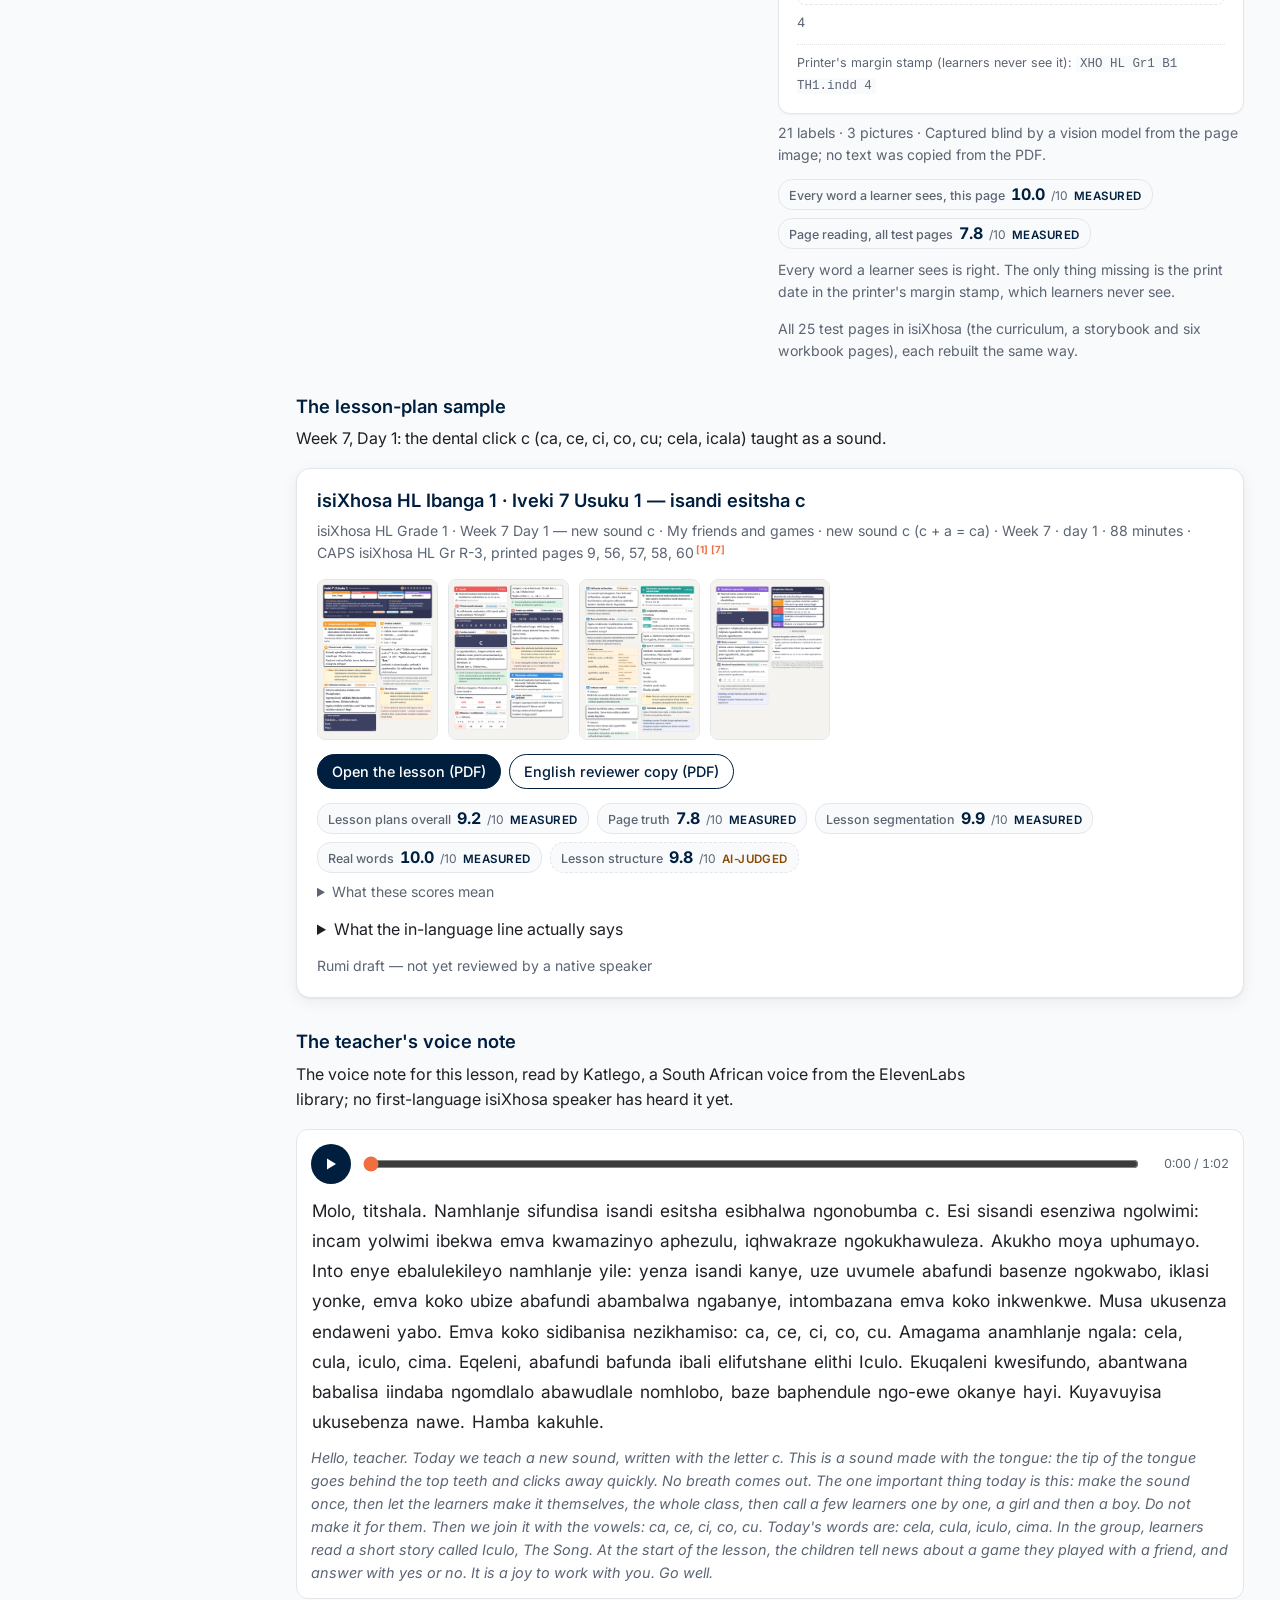
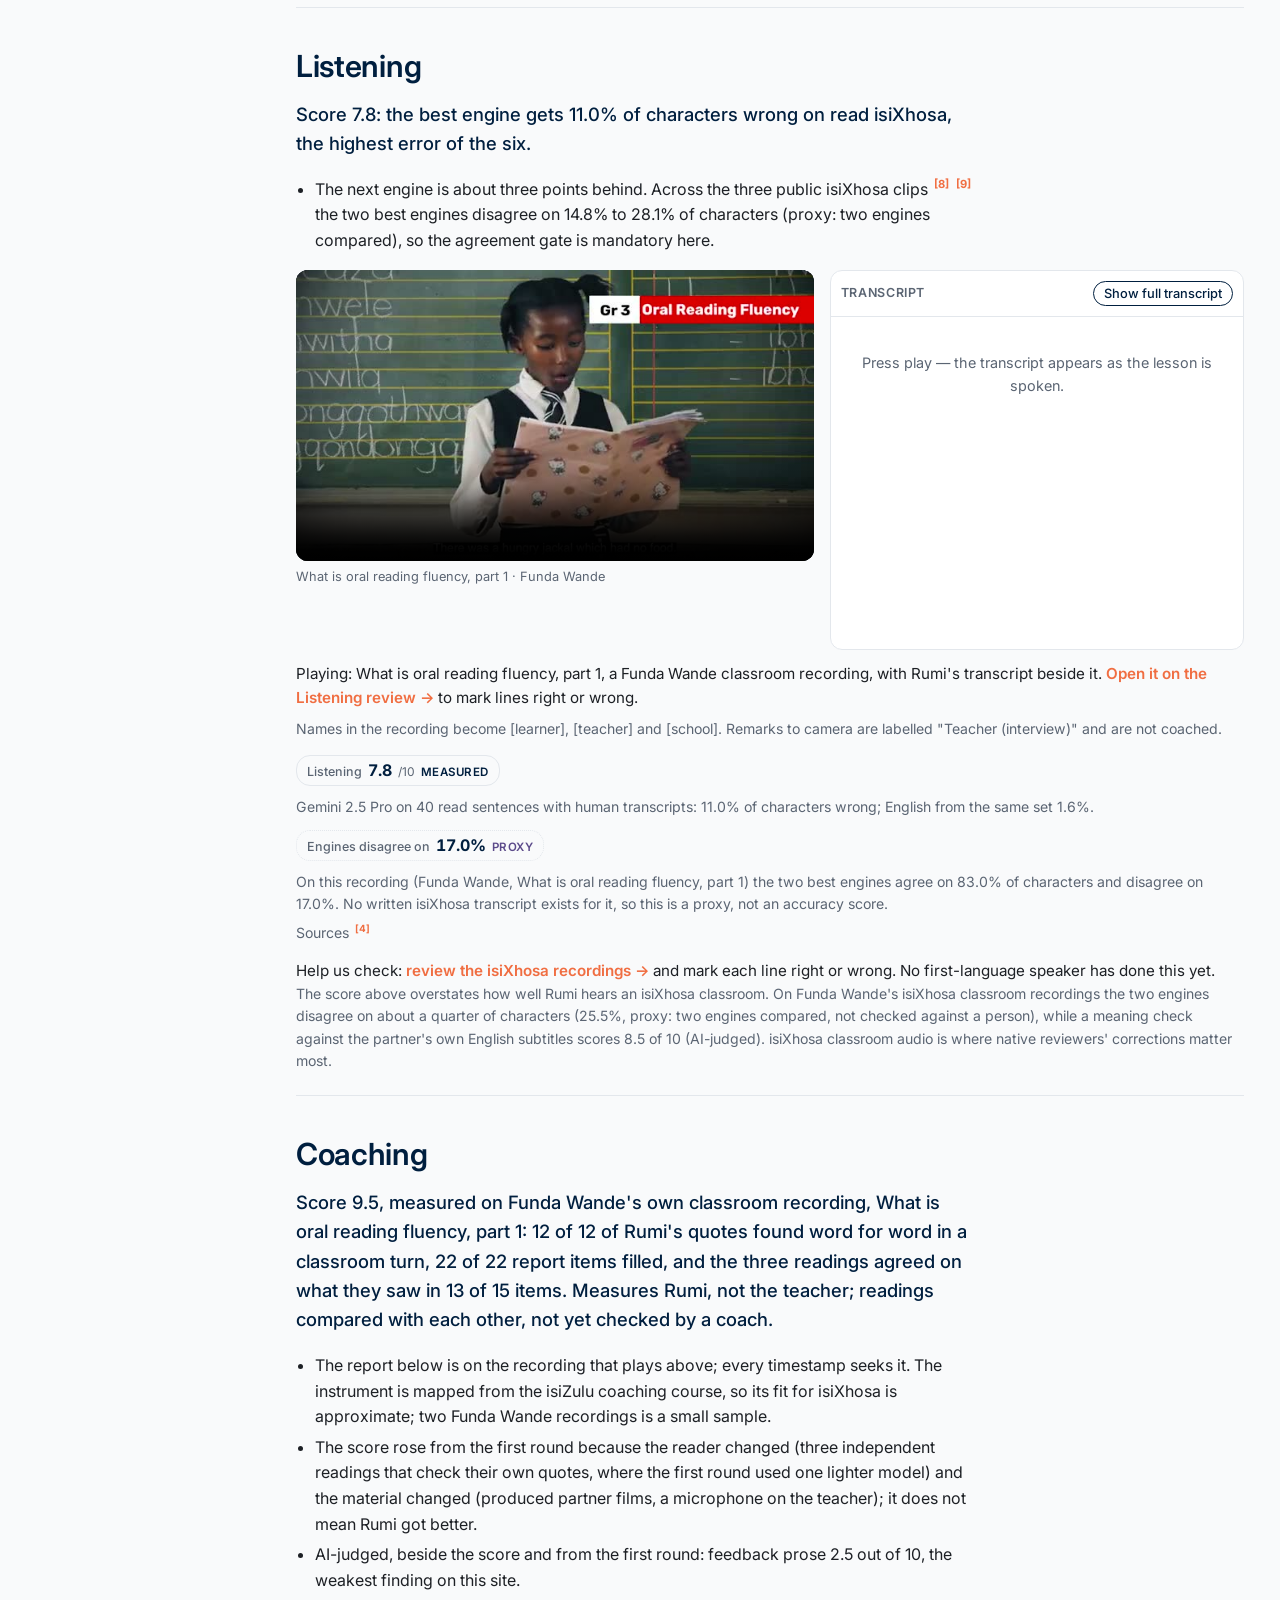
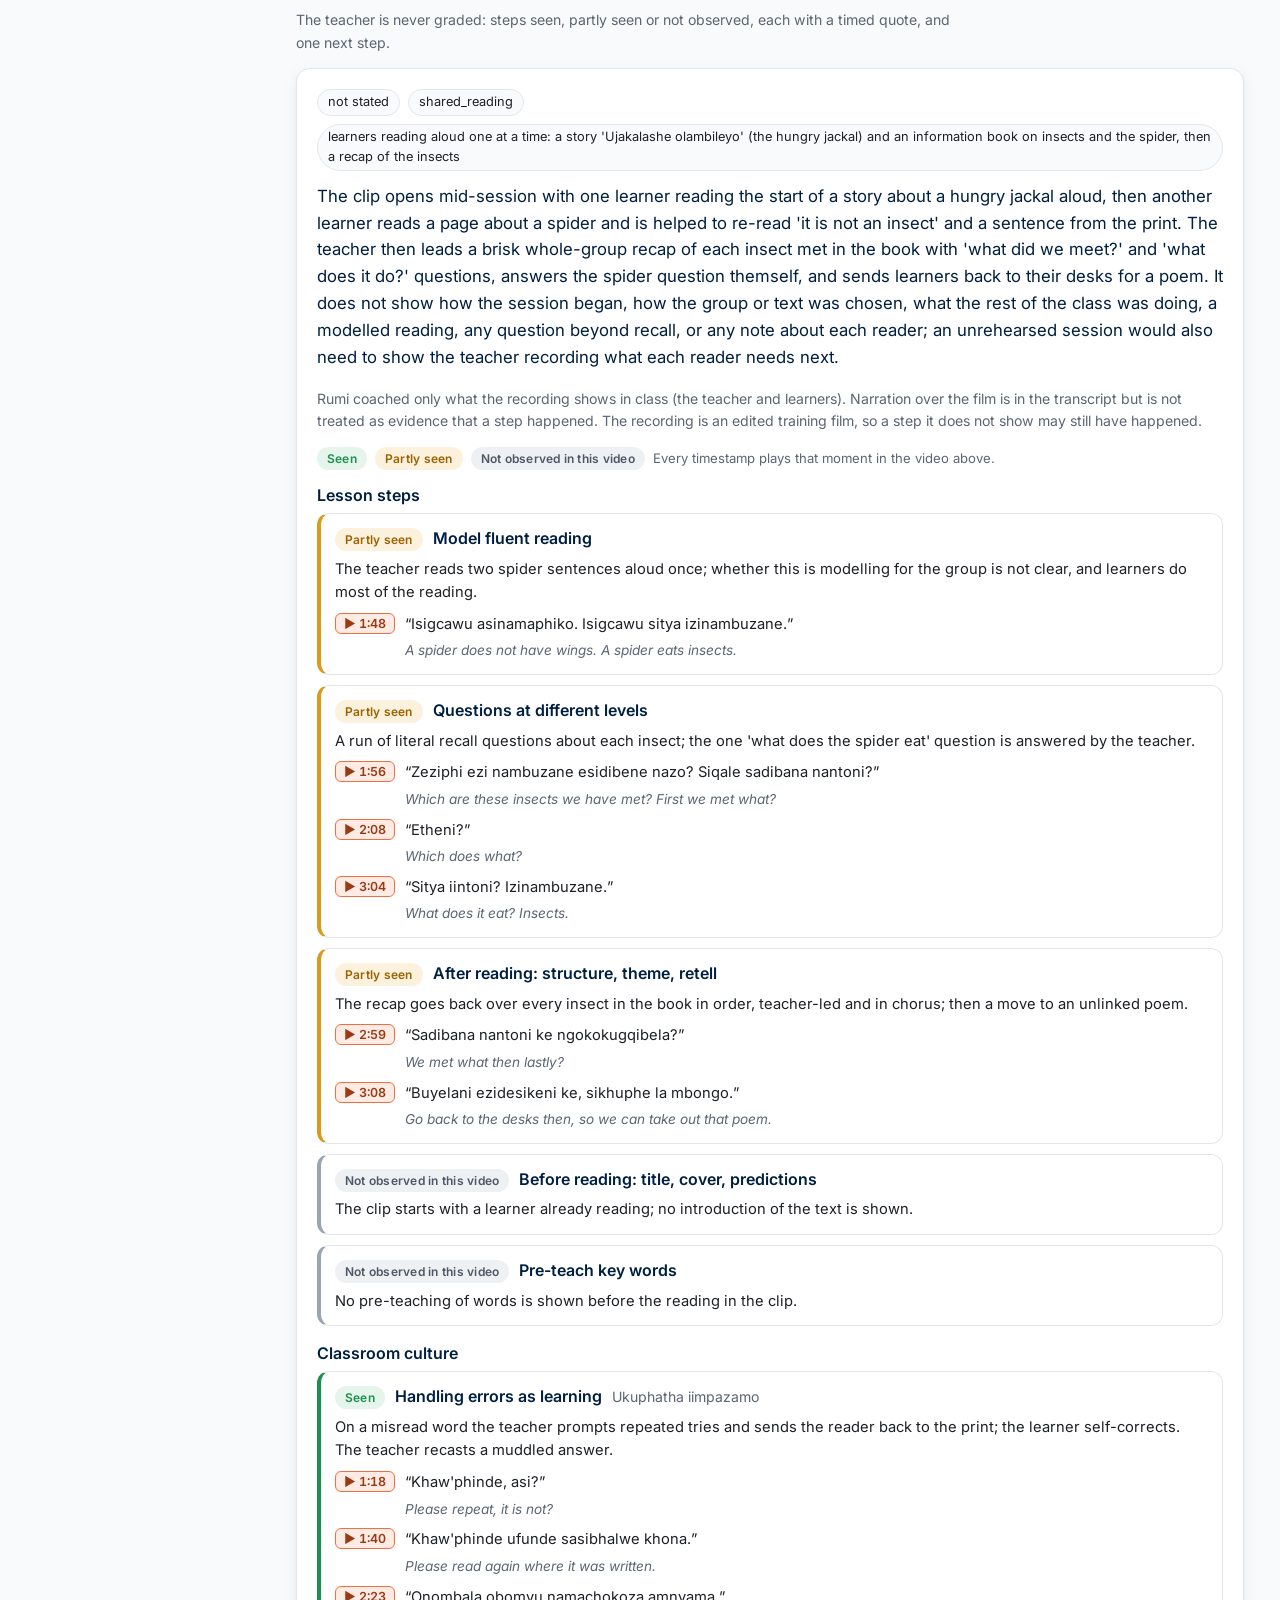
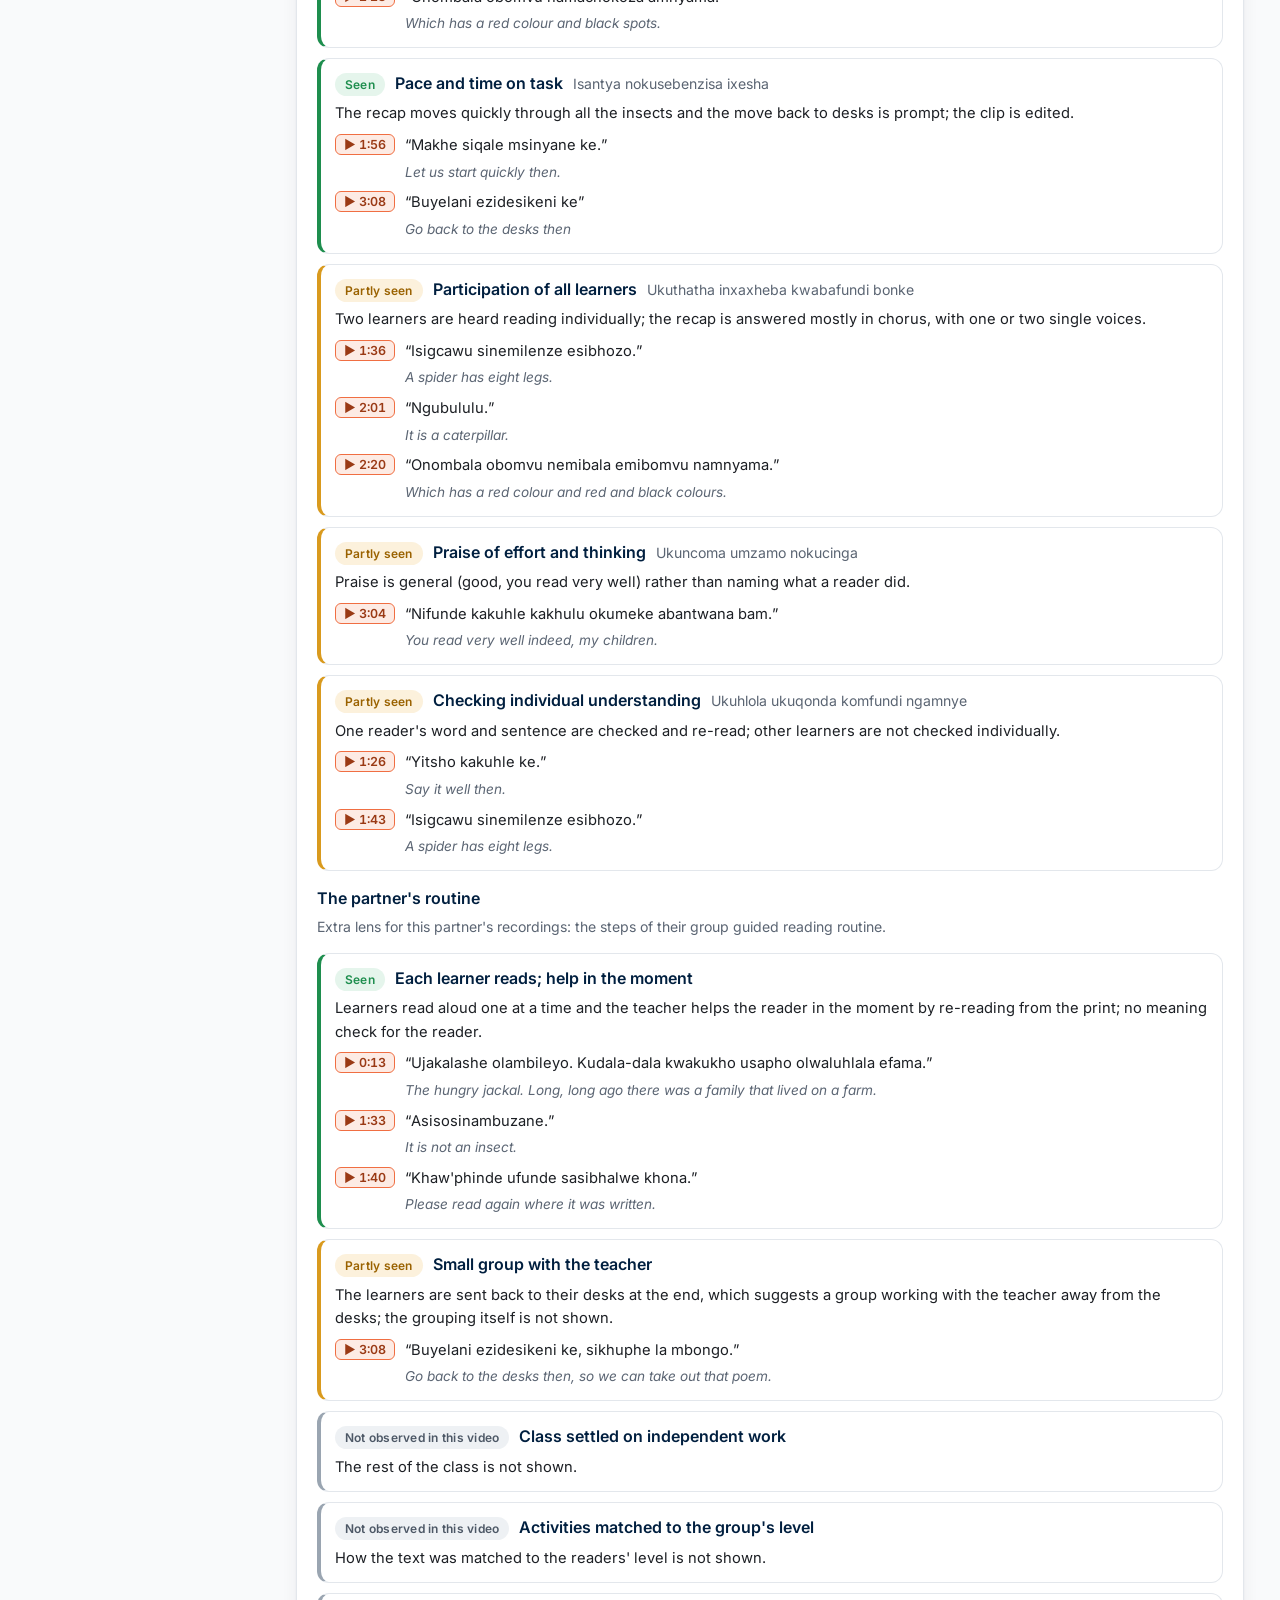
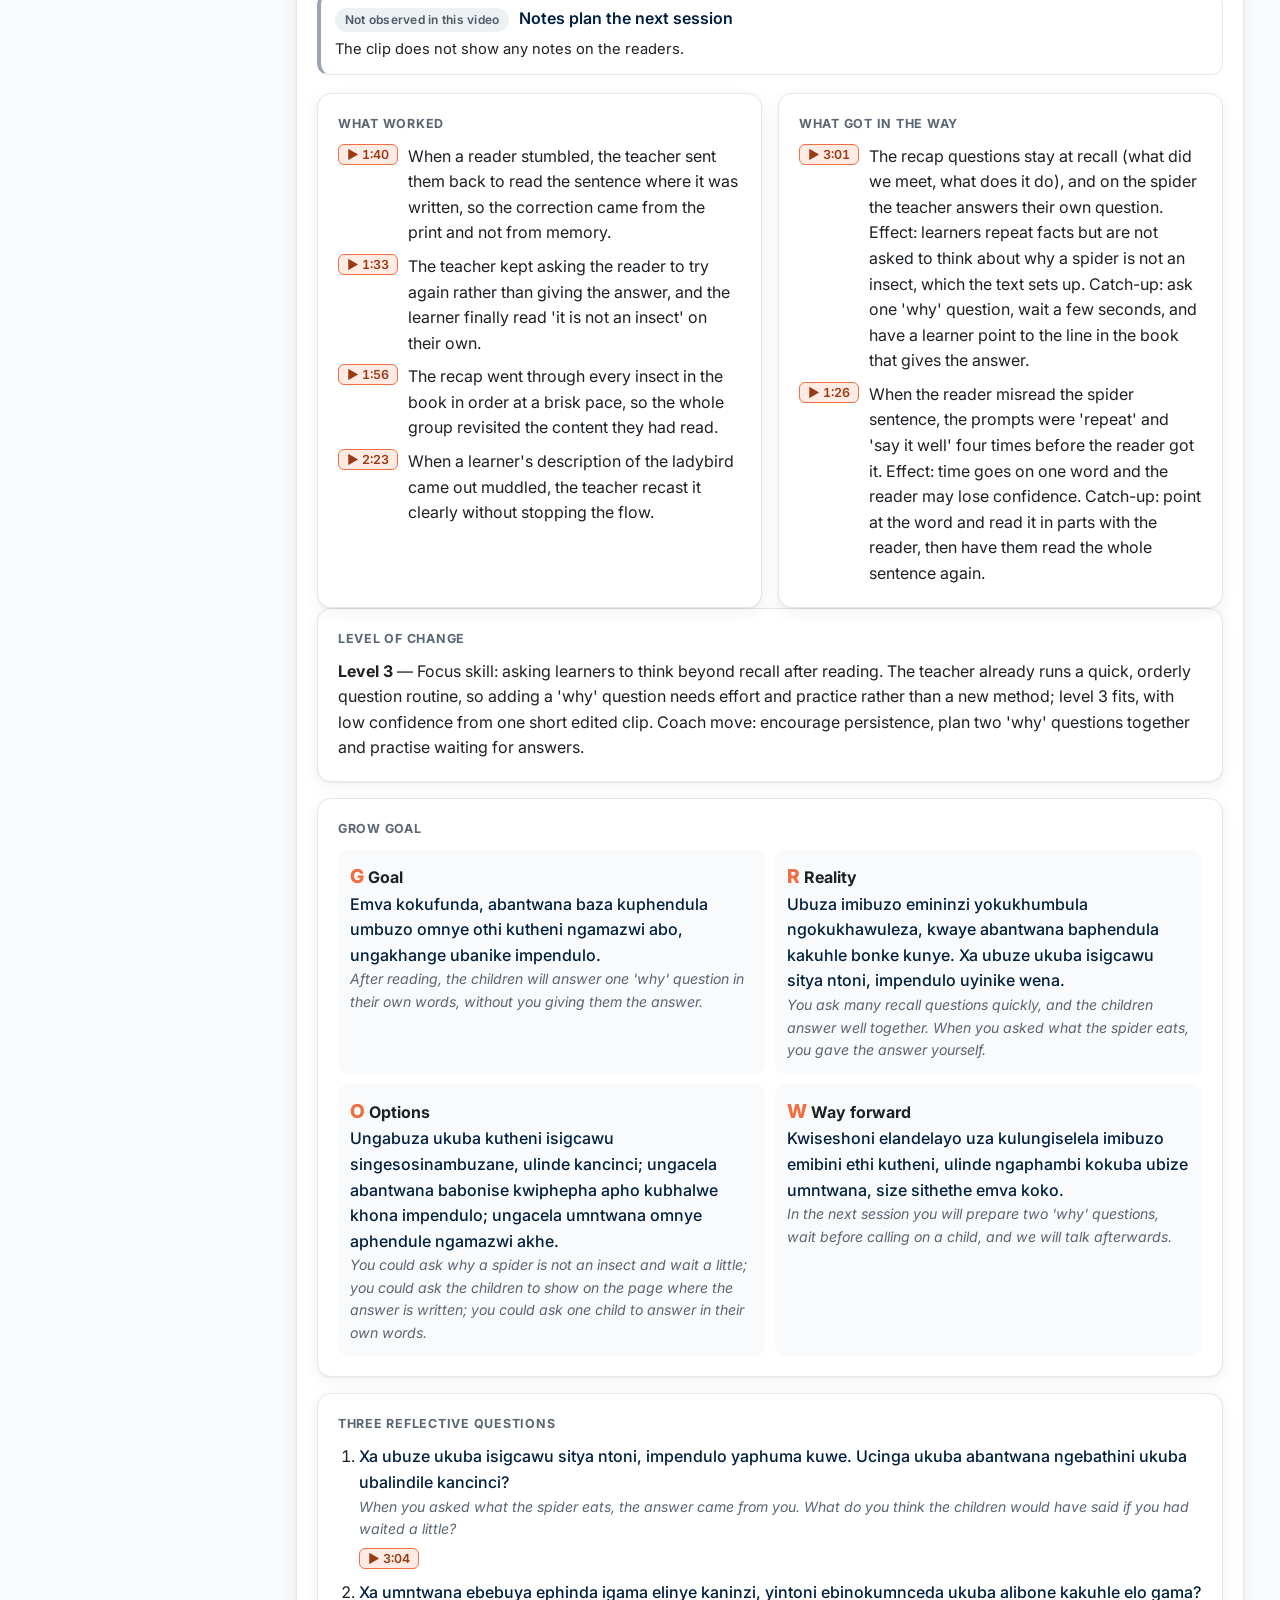
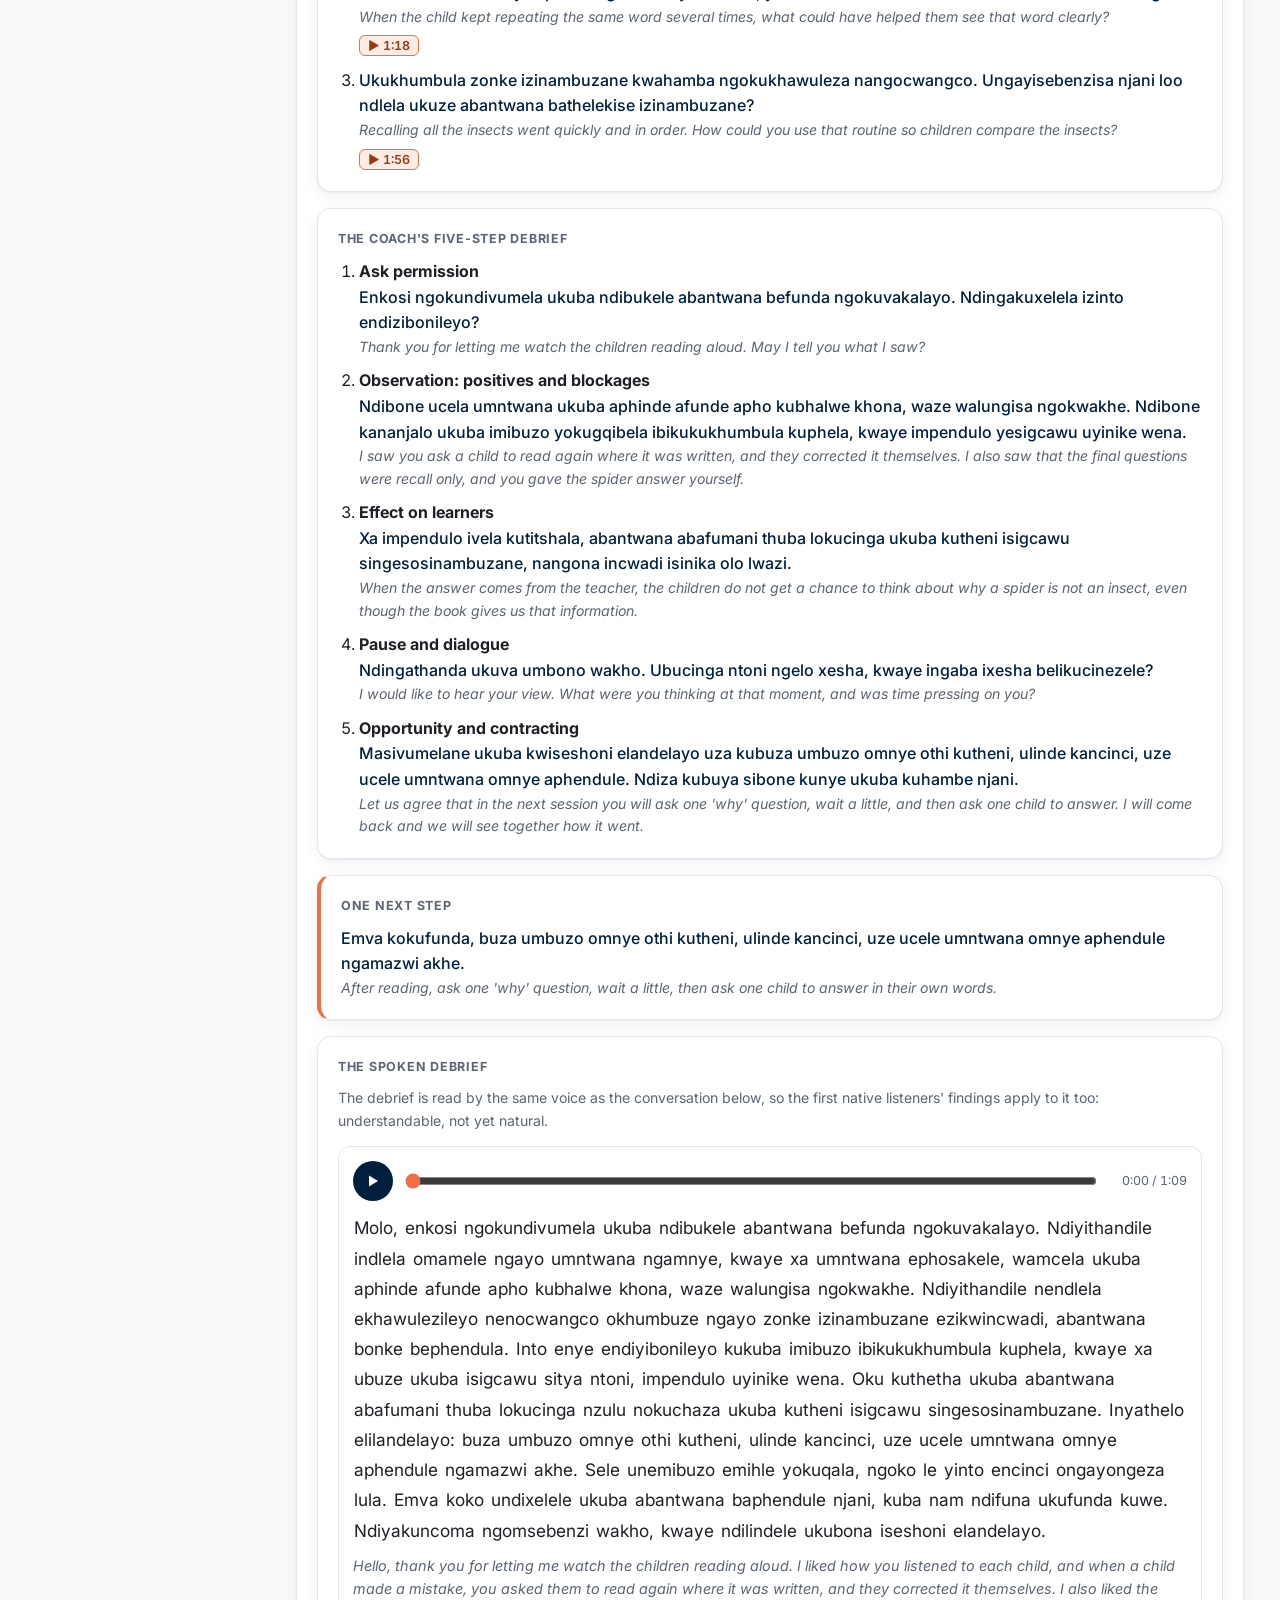
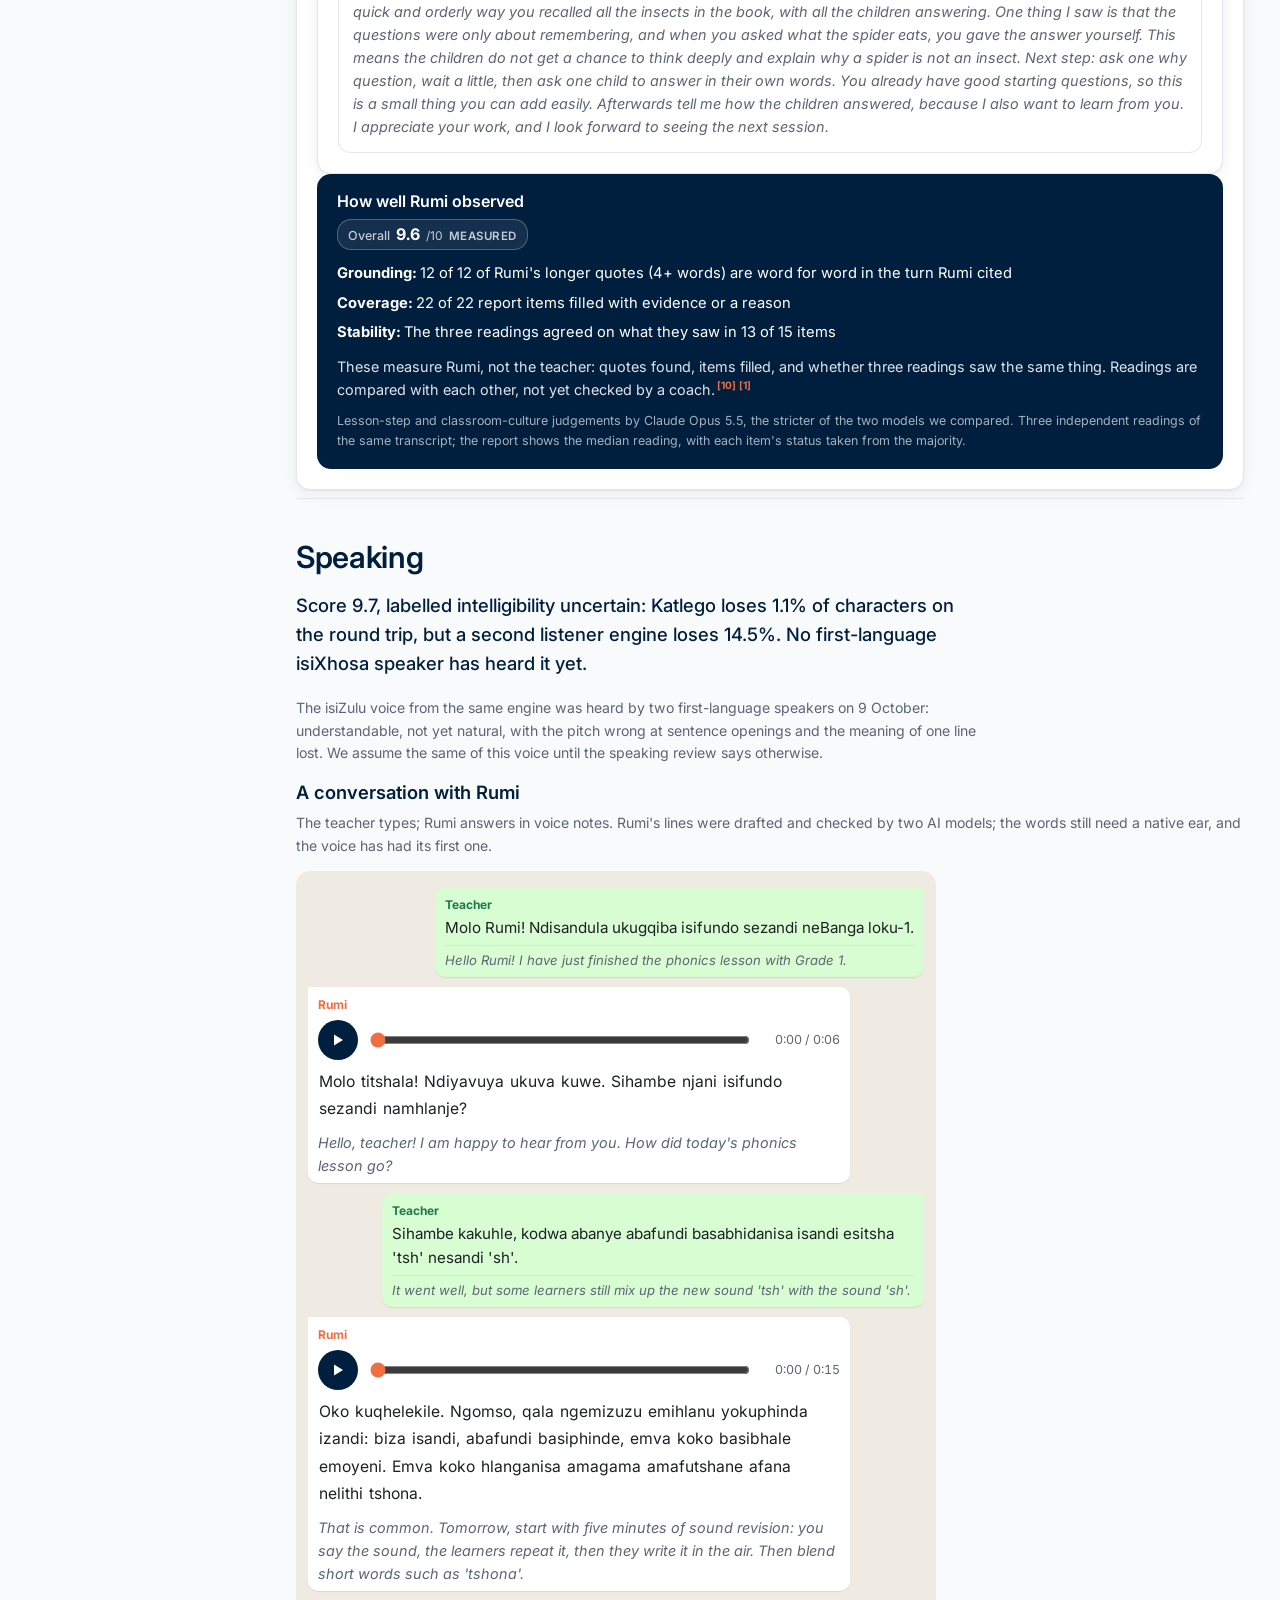
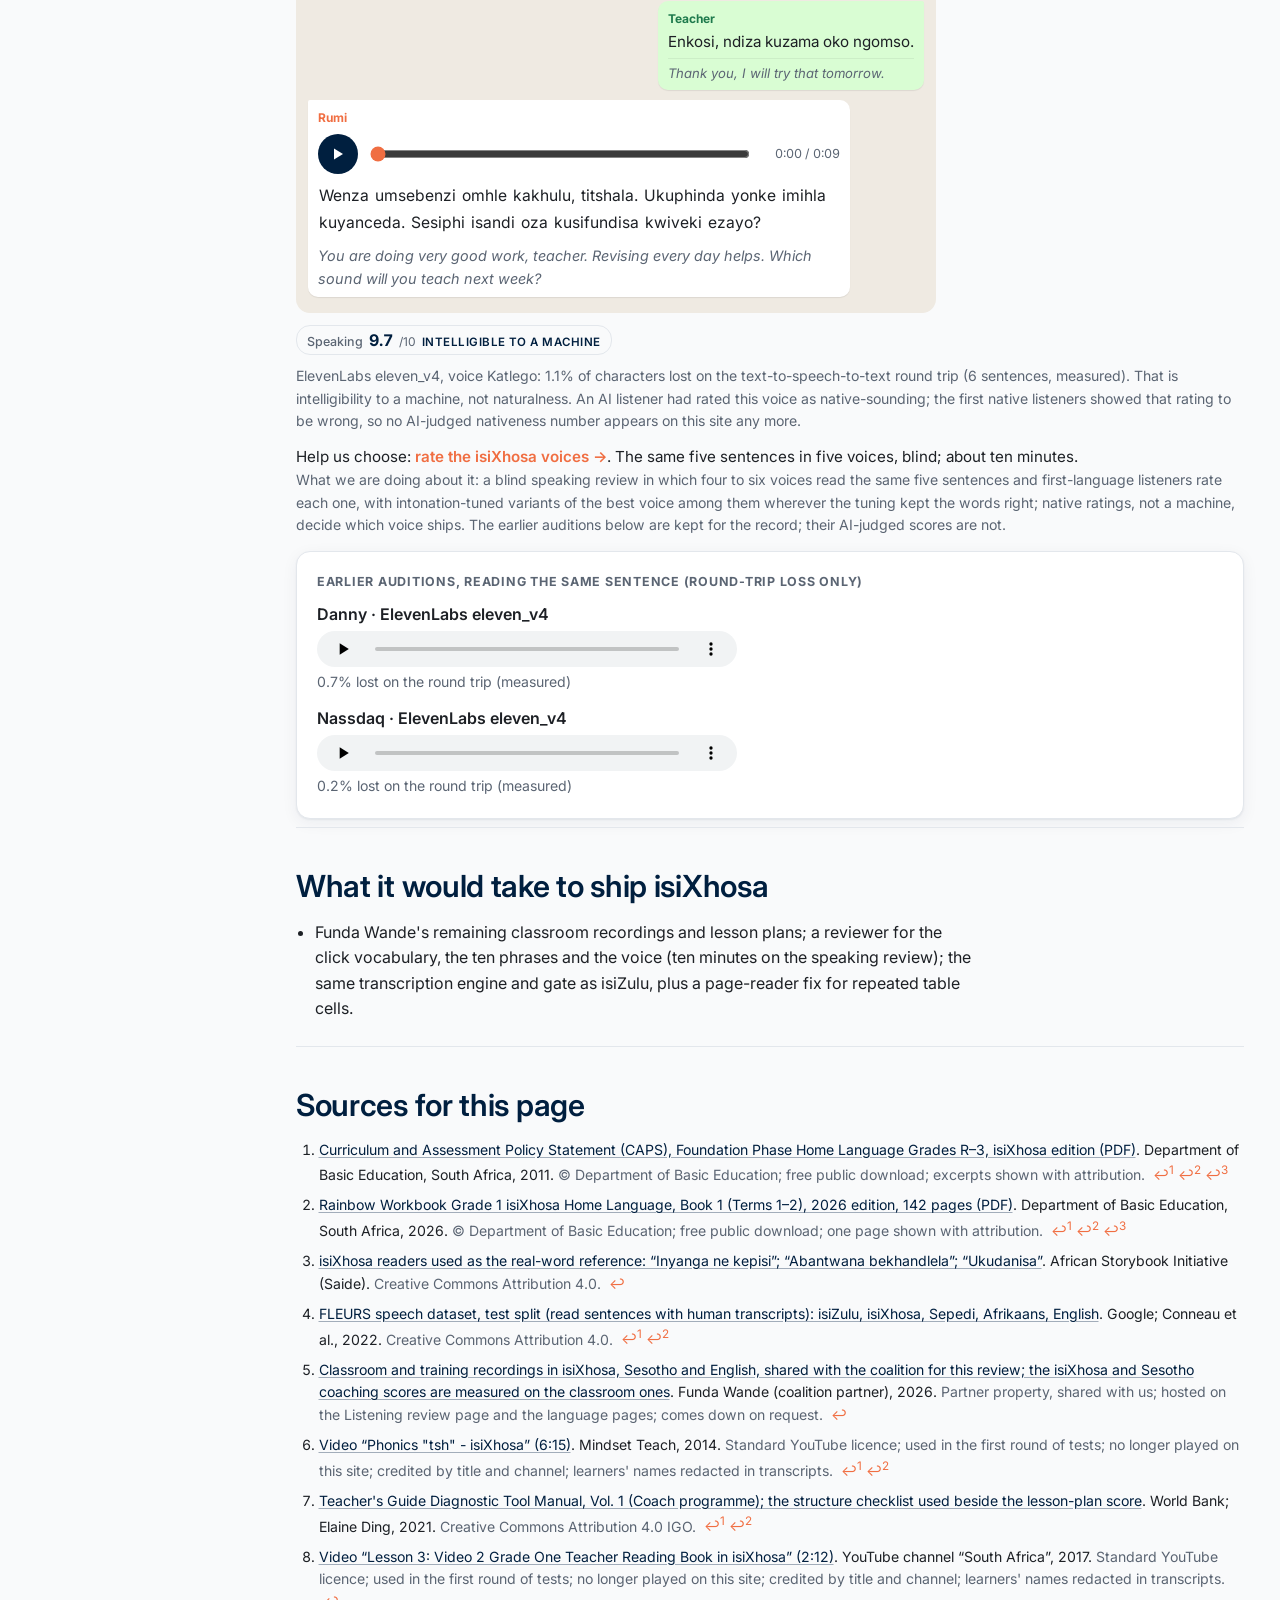
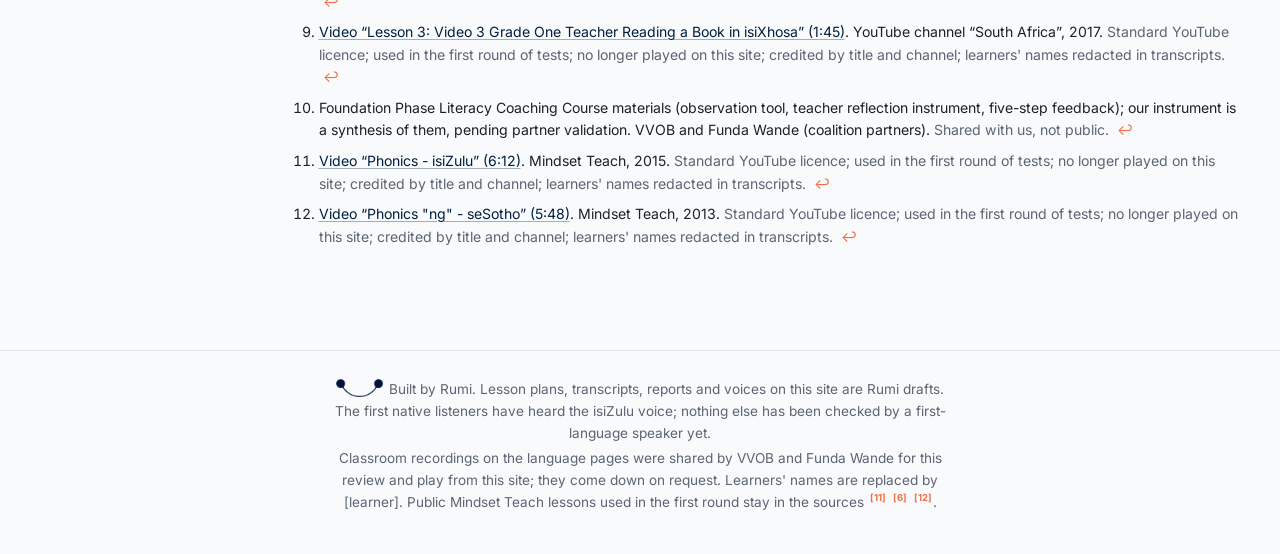
<file: xh.html>
<!doctype html>
<html lang="en">
<head>
<meta charset="utf-8">
<meta name="viewport" content="width=device-width, initial-scale=1">
<title>isiXhosa — Rumi in South African languages</title>
<meta name="description" content="How well Rumi, an AI teaching assistant, plans lessons, listens, coaches and speaks in South African languages.">
<link rel="icon" type="image/png" href="assets/img/rumi-mark.png">
<link rel="preconnect" href="https://fonts.googleapis.com">
<link rel="preconnect" href="https://fonts.gstatic.com" crossorigin>
<link href="https://fonts.googleapis.com/css2?family=Inter:wght@300;400;500;600;700;800&display=swap" rel="stylesheet">
<link rel="stylesheet" href="assets/css/site.css">
</head>
<body data-lang="xh">
<a class="skip" href="#main">Skip to content</a>
<header class="site-header"><div class="inner">
  <a class="brand" href="index.html" aria-label="Rumi in South African languages — overview"><img src="assets/img/rumi-mark.png" alt="Rumi"><span>South African languages</span></a>
  <nav class="lang-switch" aria-label="Languages">
    <a href="index.html">Overview</a>
    <a href="zu.html" lang="zu">isiZulu</a>
    <a href="xh.html" lang="xh" aria-current="page">isiXhosa</a>
    <a href="st.html" lang="st">Sesotho</a>
    <a href="review.html"><span class="nav-long">Listening review</span><span class="nav-short">Listen</span></a>
    <a href="speak.html"><span class="nav-long">Speaking review</span><span class="nav-short">Speak</span></a>
  </nav>
</div></header>
<div class="layout">
  <aside class="toc-desktop" id="toc-desktop"></aside>
  <main id="main">
    <details class="toc-mobile" id="toc-mobile"></details>
    <section id="verdict" class="verdict-strip" data-toc data-toc-label="At a glance">
      <h1 data-copy="verdict.heading"></h1>
      <p class="vline" data-copy="verdict.lead"></p>
      <div class="chip-row" id="verdict-chips"></div>
      <span class="pending-ear" data-copy="verdict.native_ear"></span>
      <p class="vmaterial" data-copy="verdict.material"></p>
    </section>

    <section id="lesson-plans" class="block" data-toc>
      <h2 data-copy="lesson_plans.heading"></h2>
      <div class="prose"><p class="lede" data-copy="lesson_plans.lead"></p><div data-copy-block="lesson_plans.bullets"></div><p class="note" data-copy="lesson_plans.note"></p></div>
    </section>
    <section id="vision" class="block sub" data-toc data-toc-sub>
      <h3 data-copy="vision.heading"></h3>
      <div class="prose" data-copy-block="vision.lead"></div>
      <div id="vision-host"></div>
      <p class="note" data-copy="vision.note"></p>
    </section>
    <section id="lp-sample" class="block sub" data-toc data-toc-sub>
      <h3 data-copy="lp_sample.heading"></h3>
      <div class="prose" data-copy-block="lp_sample.lead"></div>
      <div id="lp-host"></div>
      <p class="note" data-copy="lp_sample.note"></p>
    </section>
    <section id="voice-note" class="block sub" data-toc data-toc-sub>
      <h3 data-copy="voice_note.heading"></h3>
      <div class="prose" data-copy-block="voice_note.lead"></div>
      <div id="voicenote-host"></div>
    </section>

    <section id="listening" class="block" data-toc>
      <h2 data-copy="listening.heading"></h2>
      <div class="prose"><p class="lede" data-copy="listening.lead"></p><div data-copy-block="listening.bullets"></div></div>
      <div id="sync-host"></div>
      <p class="note review-link" data-copy="listening.playing_line"></p>
      <p class="note" style="margin-top:8px" data-copy="listening.names_note"></p>
      <div id="stt-score"></div>
      <p class="note review-link" data-copy="listening.review_line"></p>
      <p class="note" id="partner-line" data-copy="listening.partner_line"></p>
      <p class="note" data-copy="listening.note"></p>
    </section>

    <section id="coaching" class="block" data-toc>
      <h2 data-copy="coaching.heading"></h2>
      <div class="prose"><p class="lede" data-copy="coaching.lead"></p><div data-copy-block="coaching.bullets"></div><p class="note" data-copy="coaching.not_graded"></p></div>
      <div id="report-host"></div>
      <p class="note" data-copy="coaching.note"></p>
      <div id="partner-host"></div>
    </section>

    <section id="speaking" class="block" data-toc>
      <h2 data-copy="speaking.heading"></h2>
      <div class="prose"><p class="lede" data-copy="speaking.lead"></p><p class="note" data-copy="speaking.listeners_line"></p></div>
      <h3 data-copy="speaking.chat_heading" style="margin-top:16px"></h3>
      <p class="note" data-copy="speaking.chat_note"></p>
      <div id="chat-host"></div>
      <div id="tts-score"></div>
      <p class="note review-link" id="speak-link" hidden></p>
      <p class="note" data-copy="speaking.note"></p>
    </section>

    <section id="ship" class="block" data-toc>
      <h2 data-copy="ship.heading"></h2>
      <div class="prose" data-copy-block="ship.bullets"></div>
    </section>

    <section id="sources" class="block" data-toc>
      <h2 data-copy="footnotes.heading"></h2>
      <div id="fn-host"></div>
    </section>
  </main>
</div>
<footer class="site-footer"><p><img src="assets/img/rumi-mark.png" alt=""><span data-copy="index.footer.line"></span></p><p data-copy="index.footer.video_credit"></p></footer>
<script src="assets/js/core.js"></script>
<script src="assets/js/karaoke.js"></script>
<script src="assets/js/syncplayer.js"></script>
<script src="assets/js/components.js"></script>
<script src="assets/js/lang-page.js"></script>
</body>
</html>
</file>
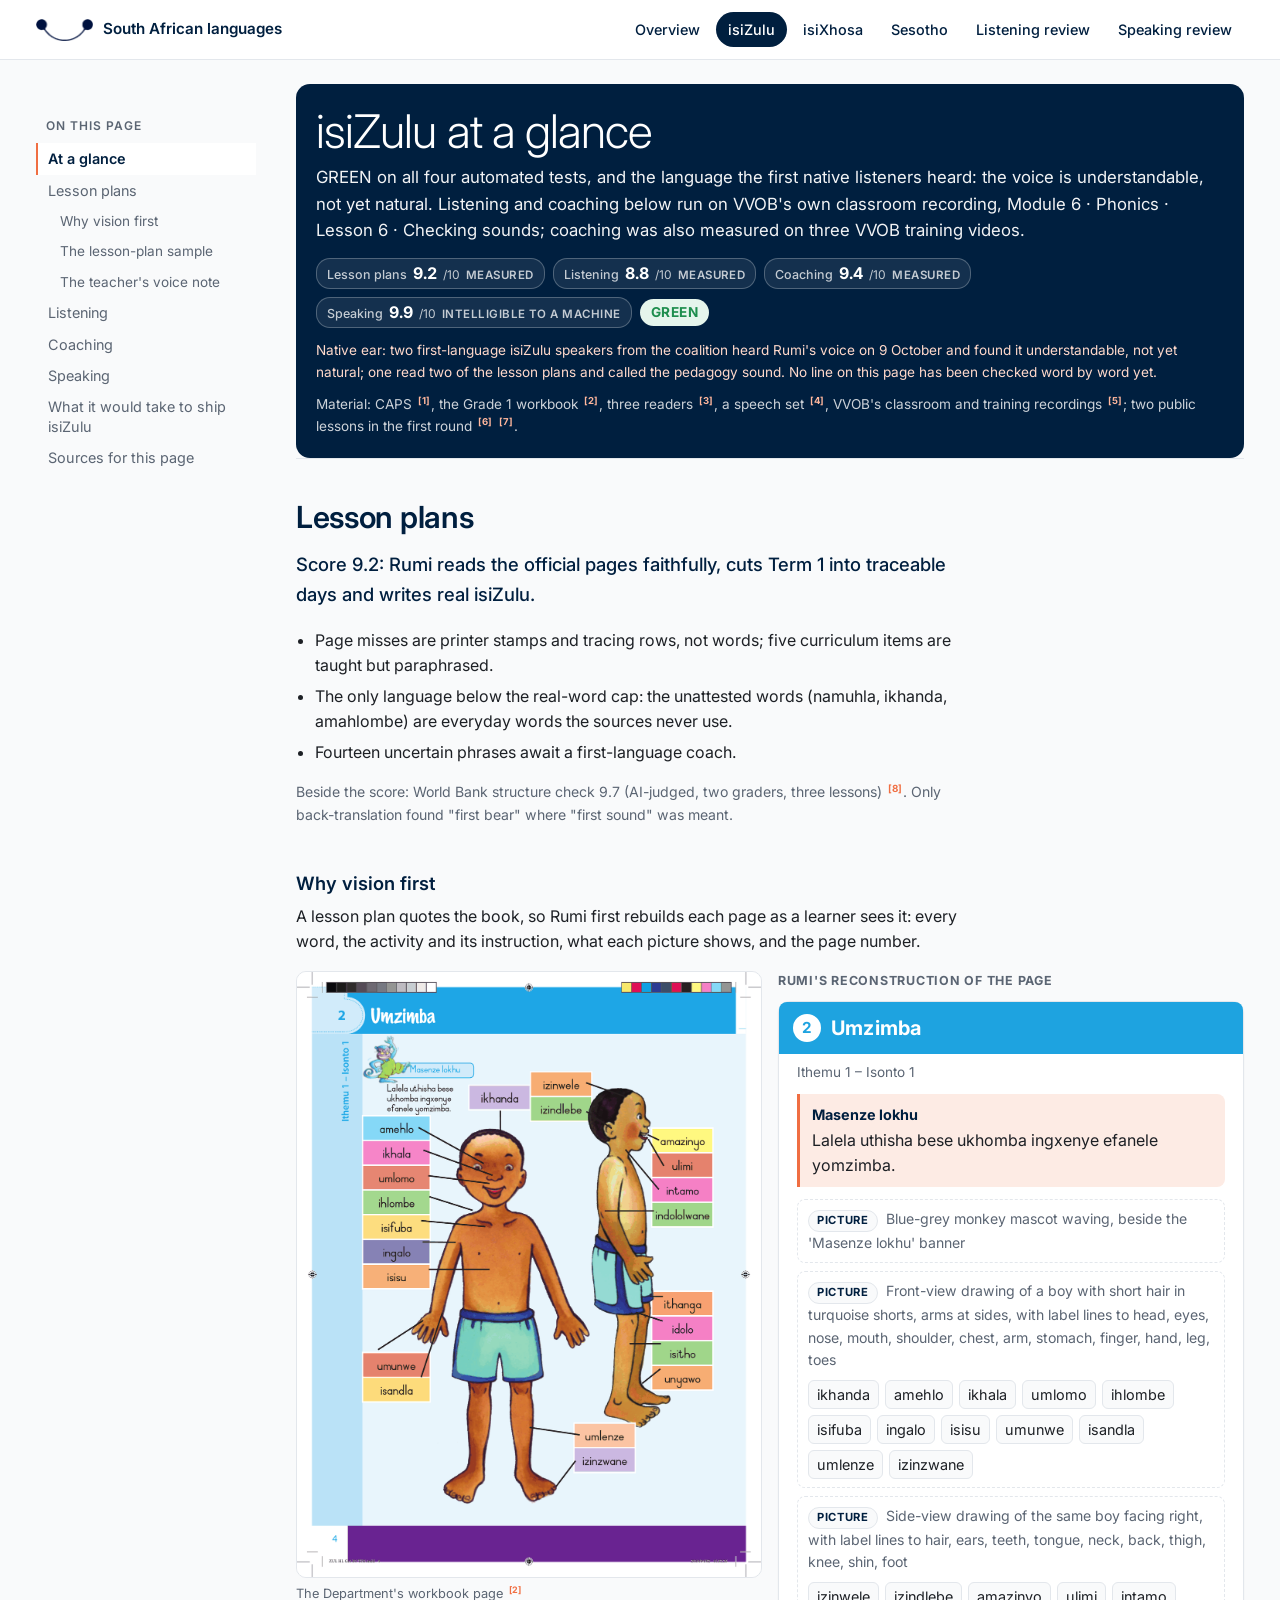
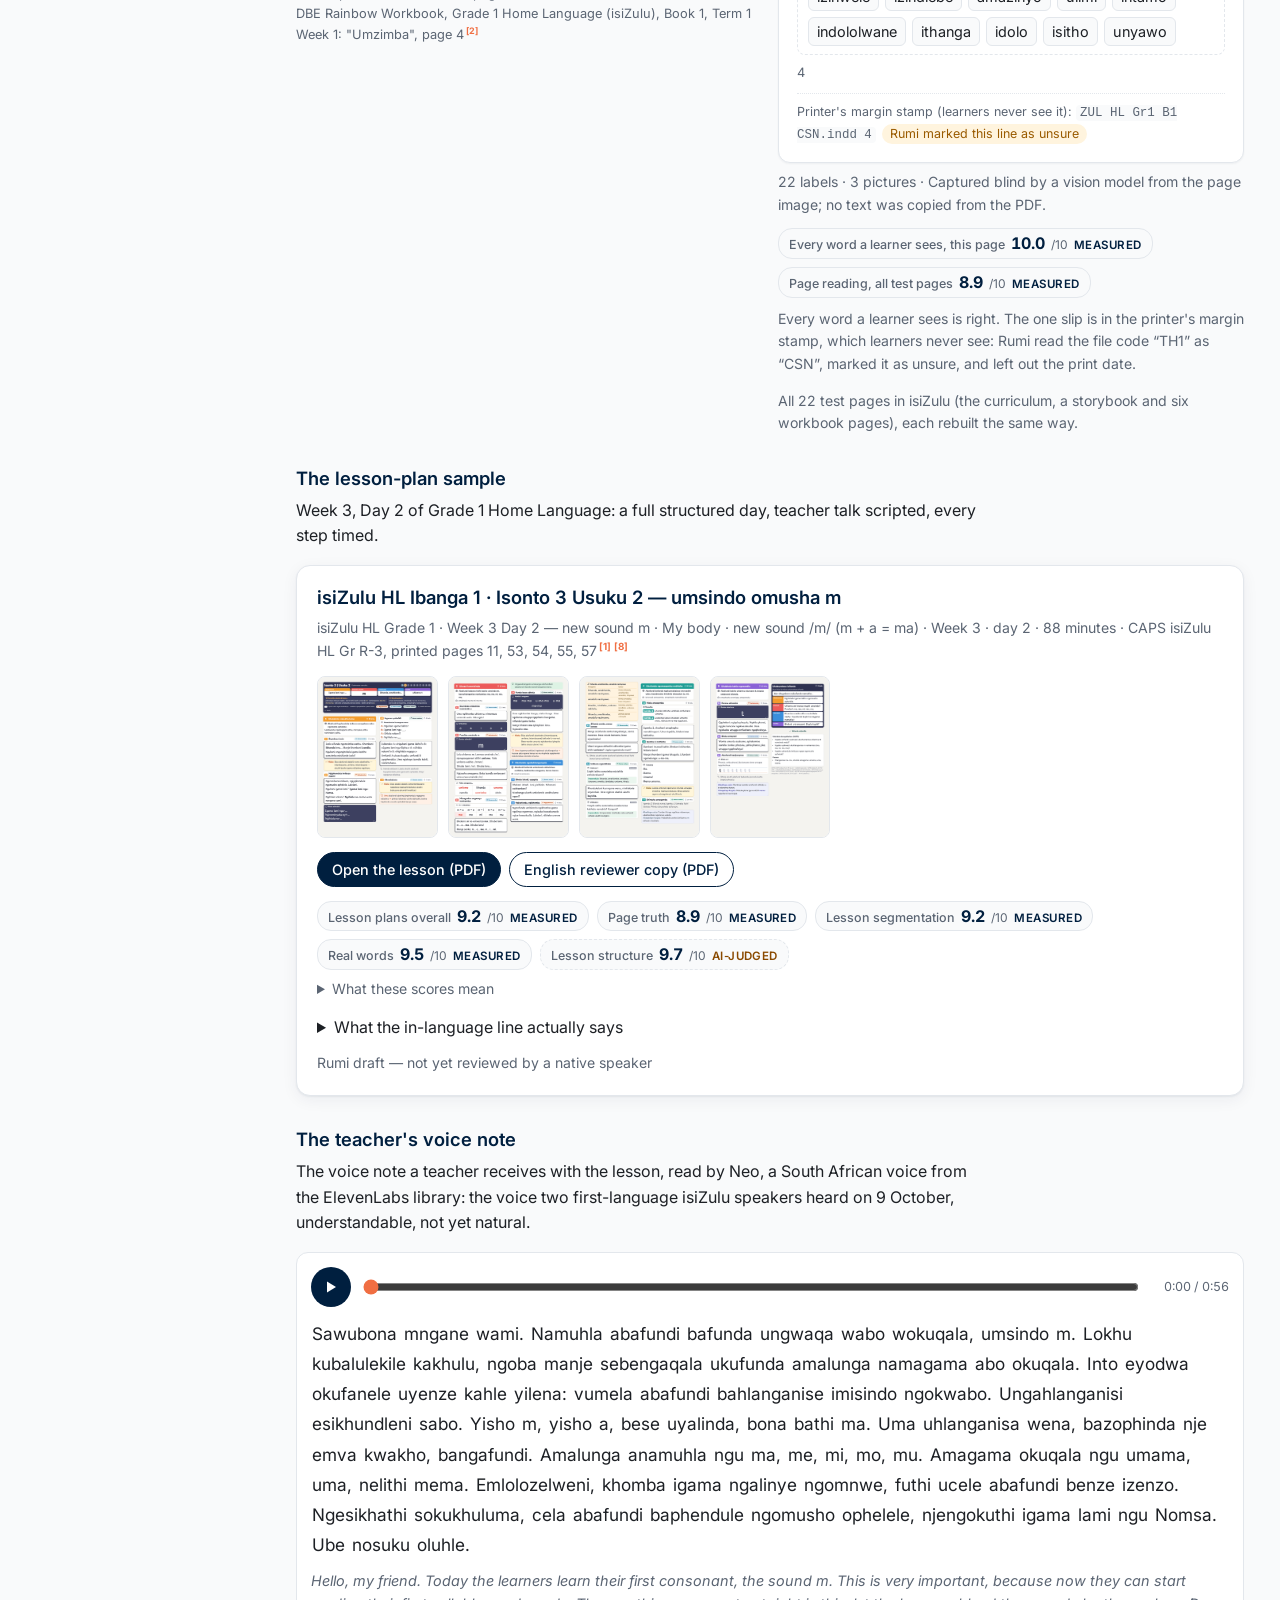
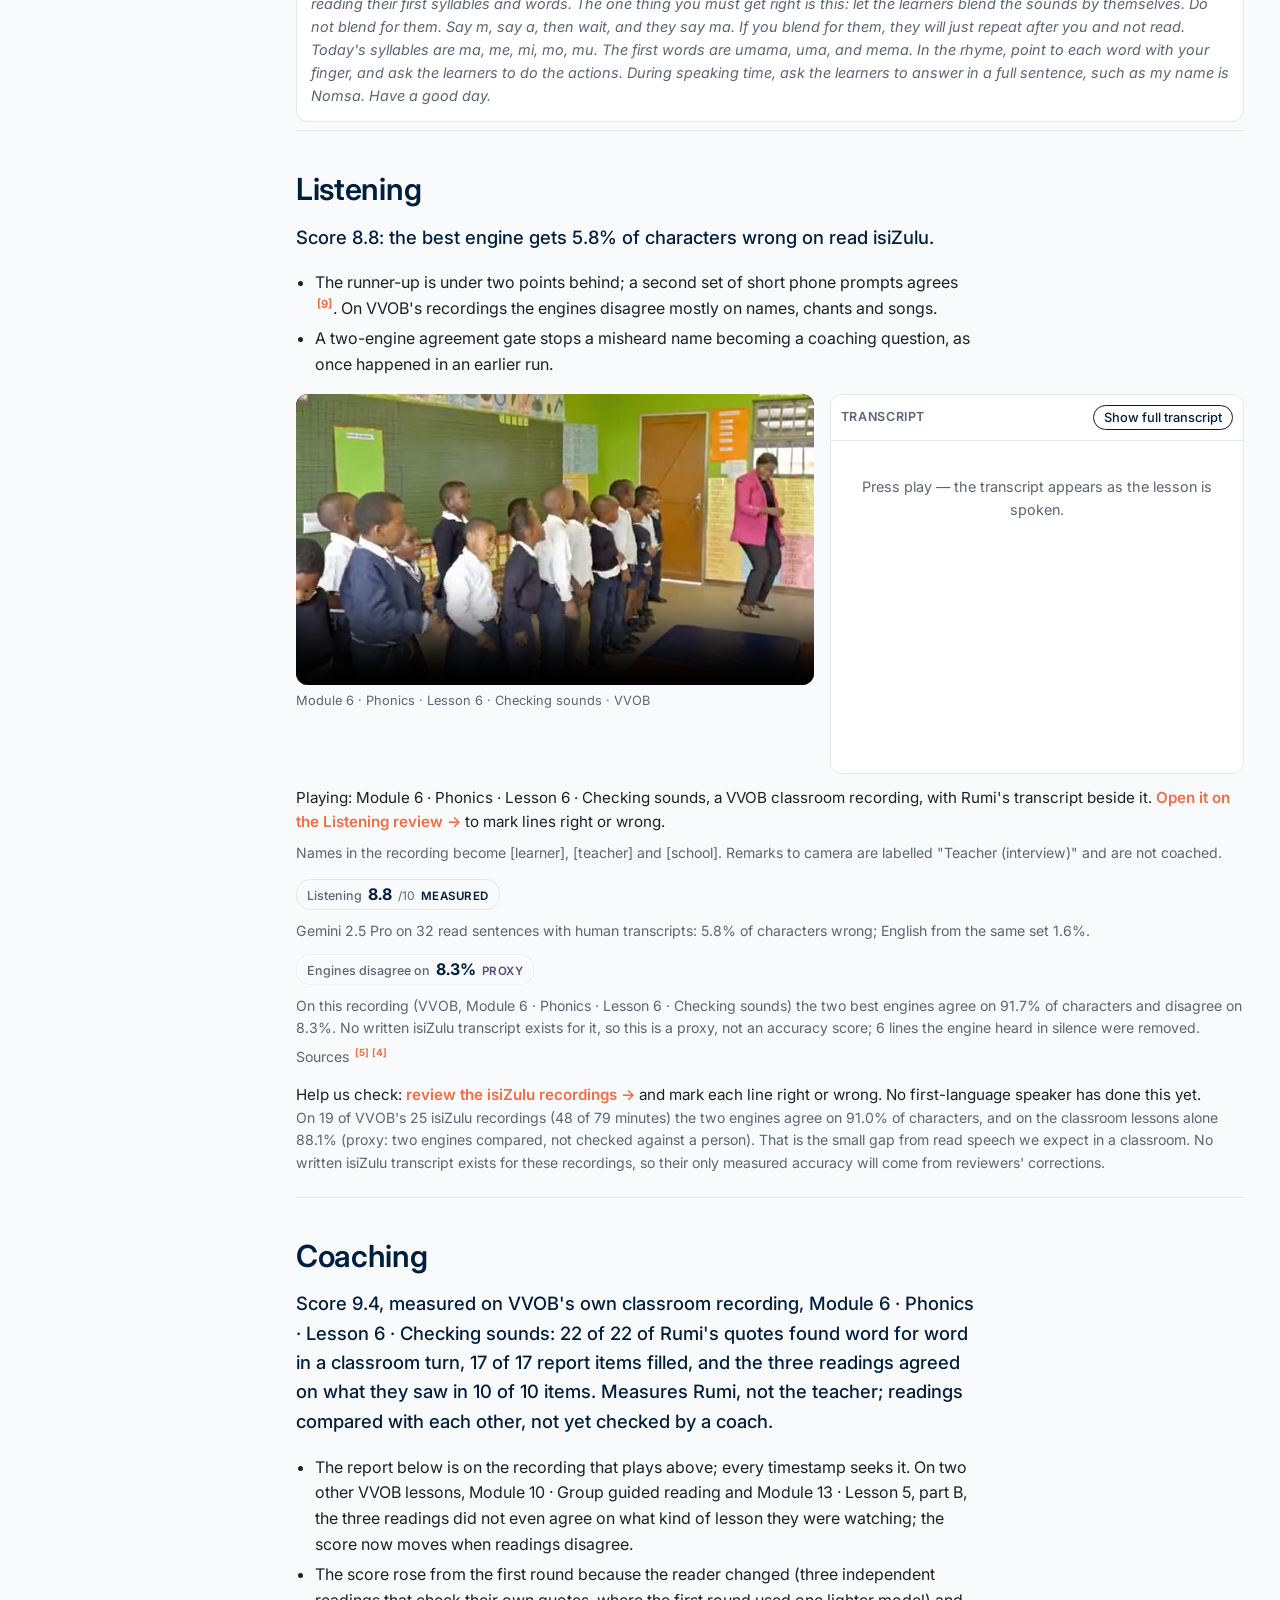
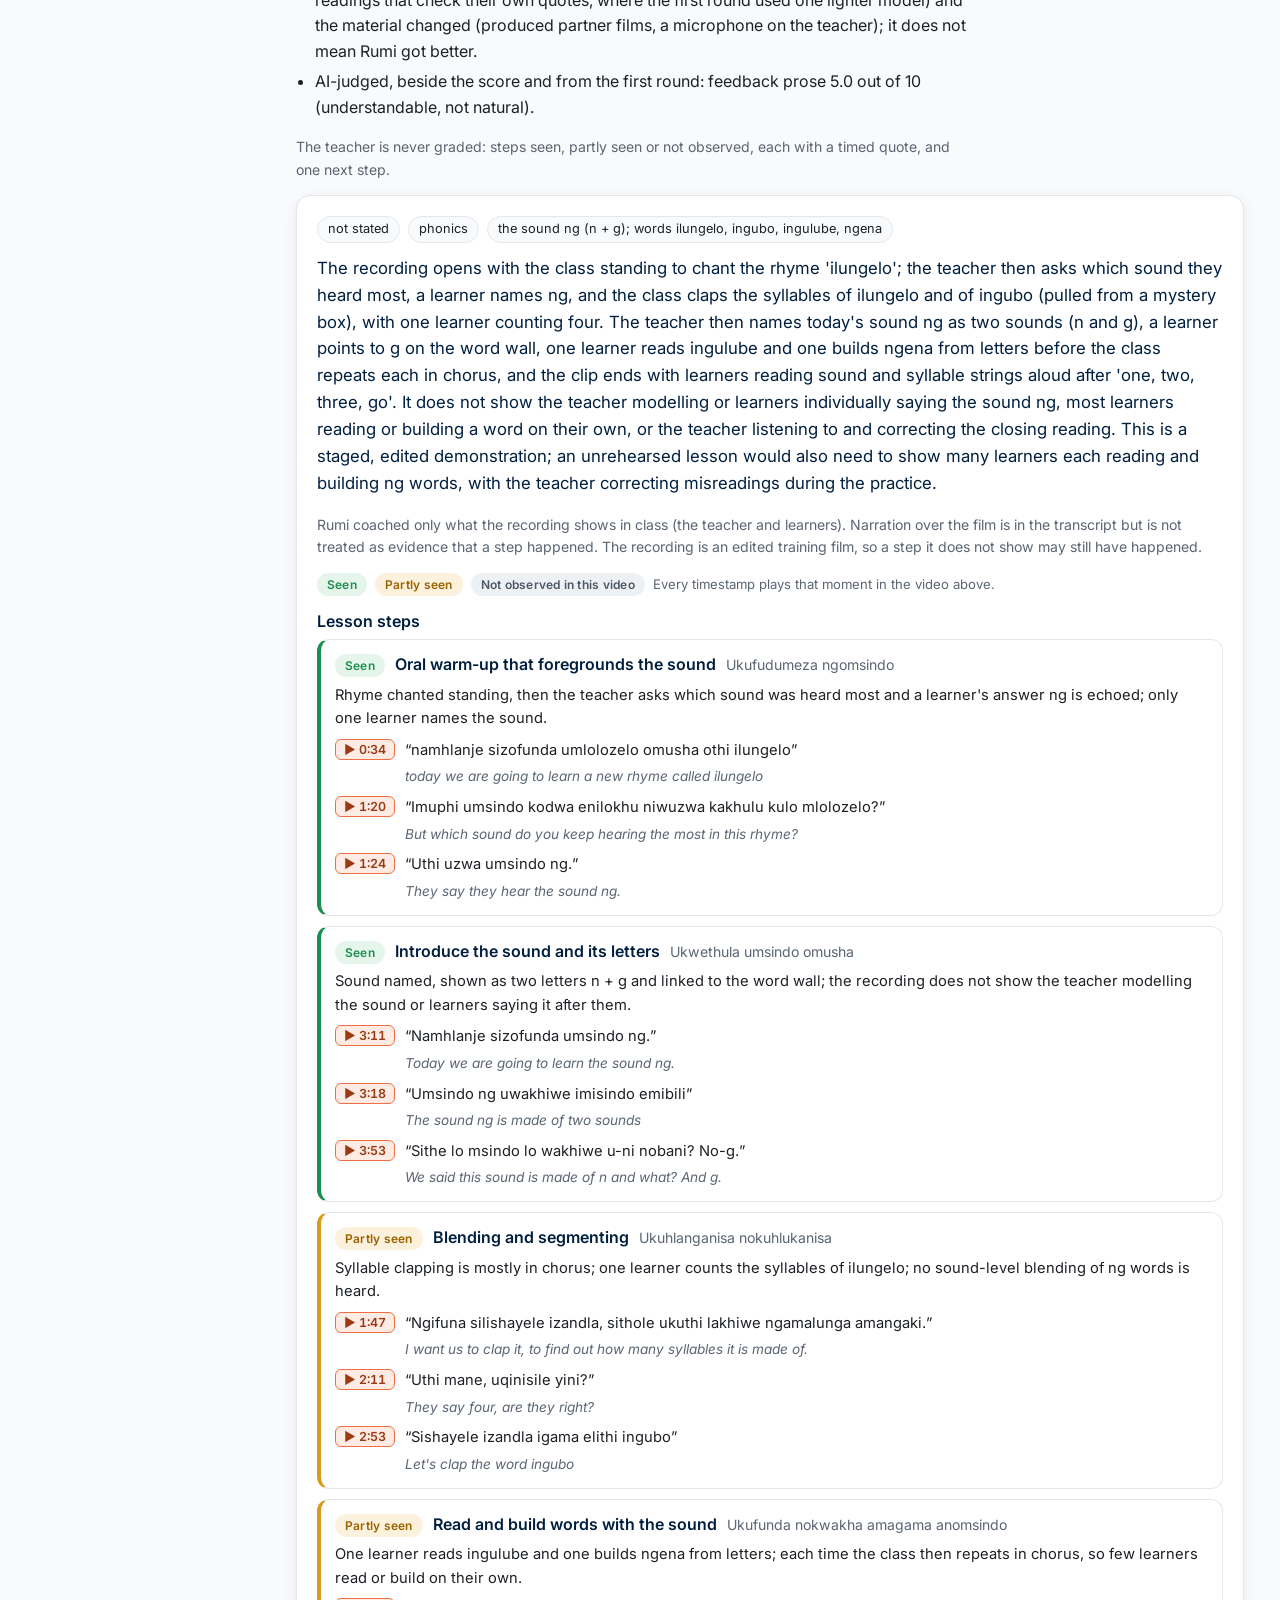
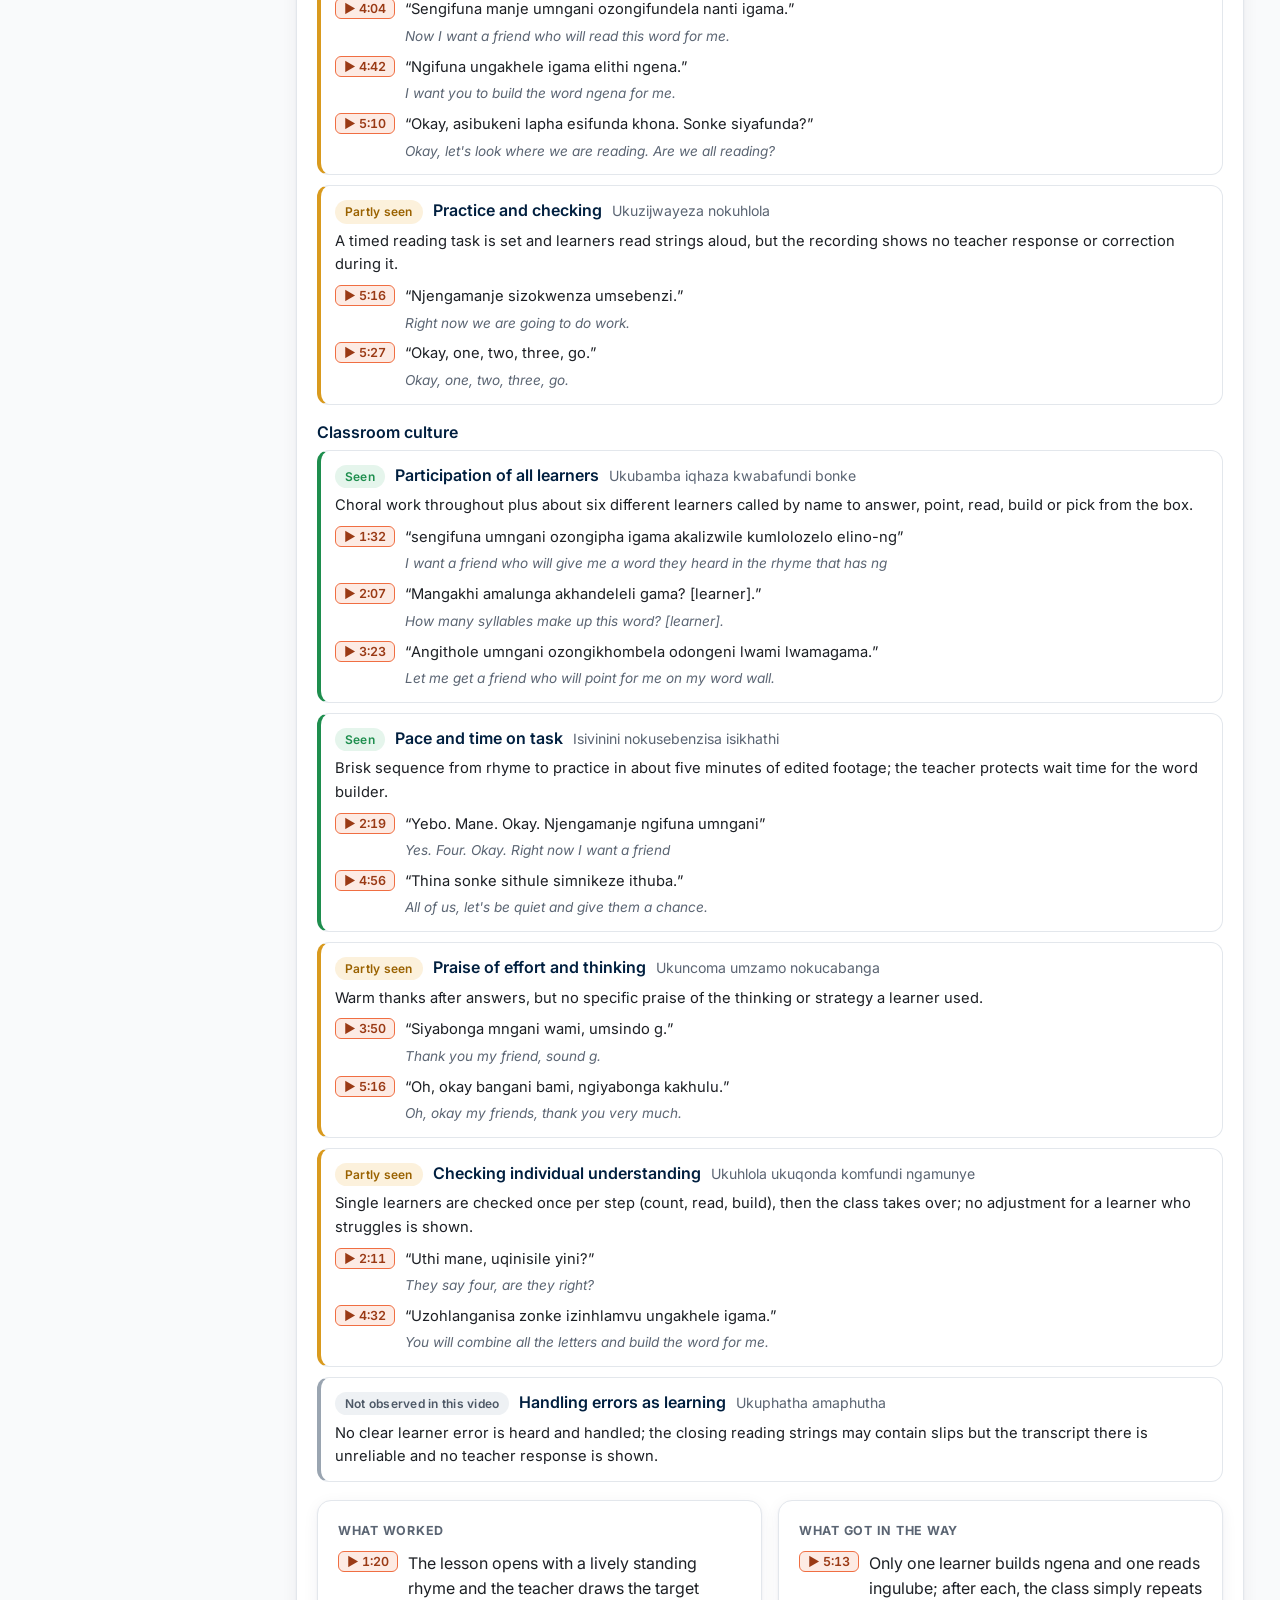
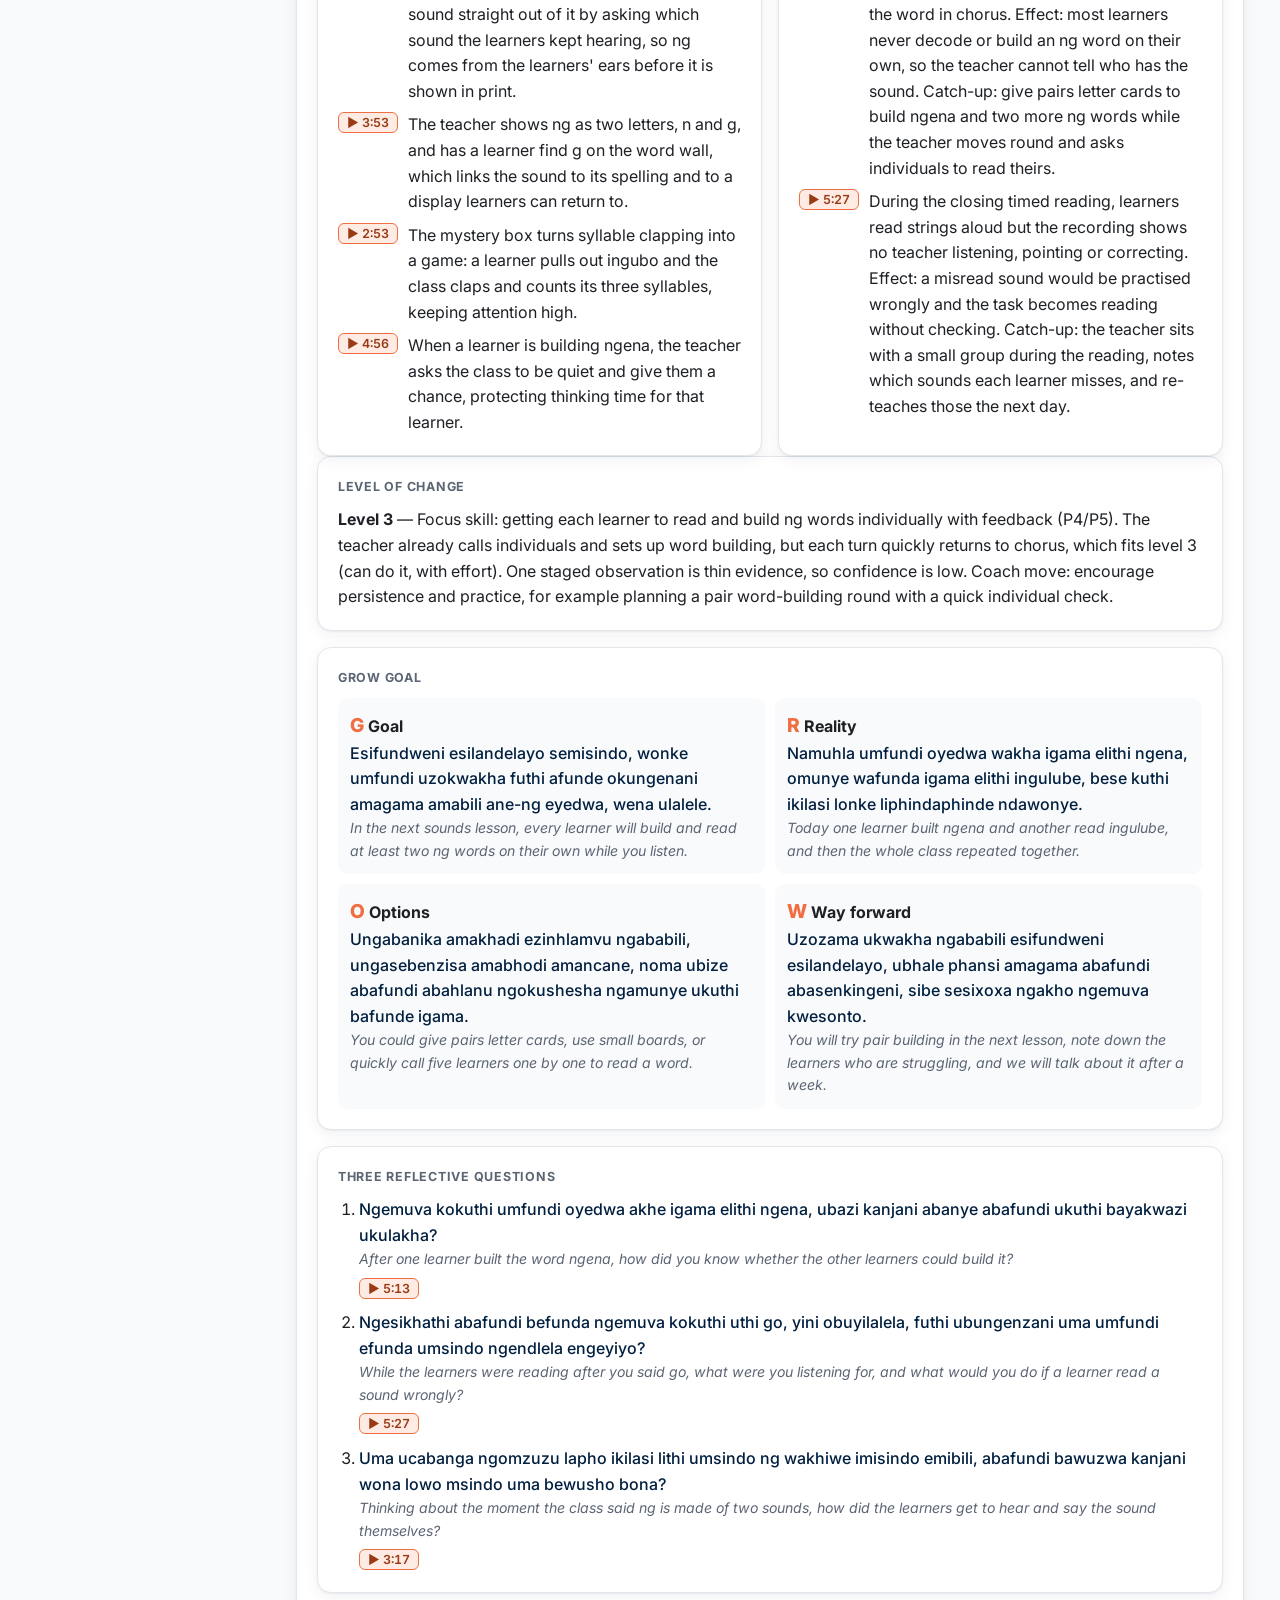
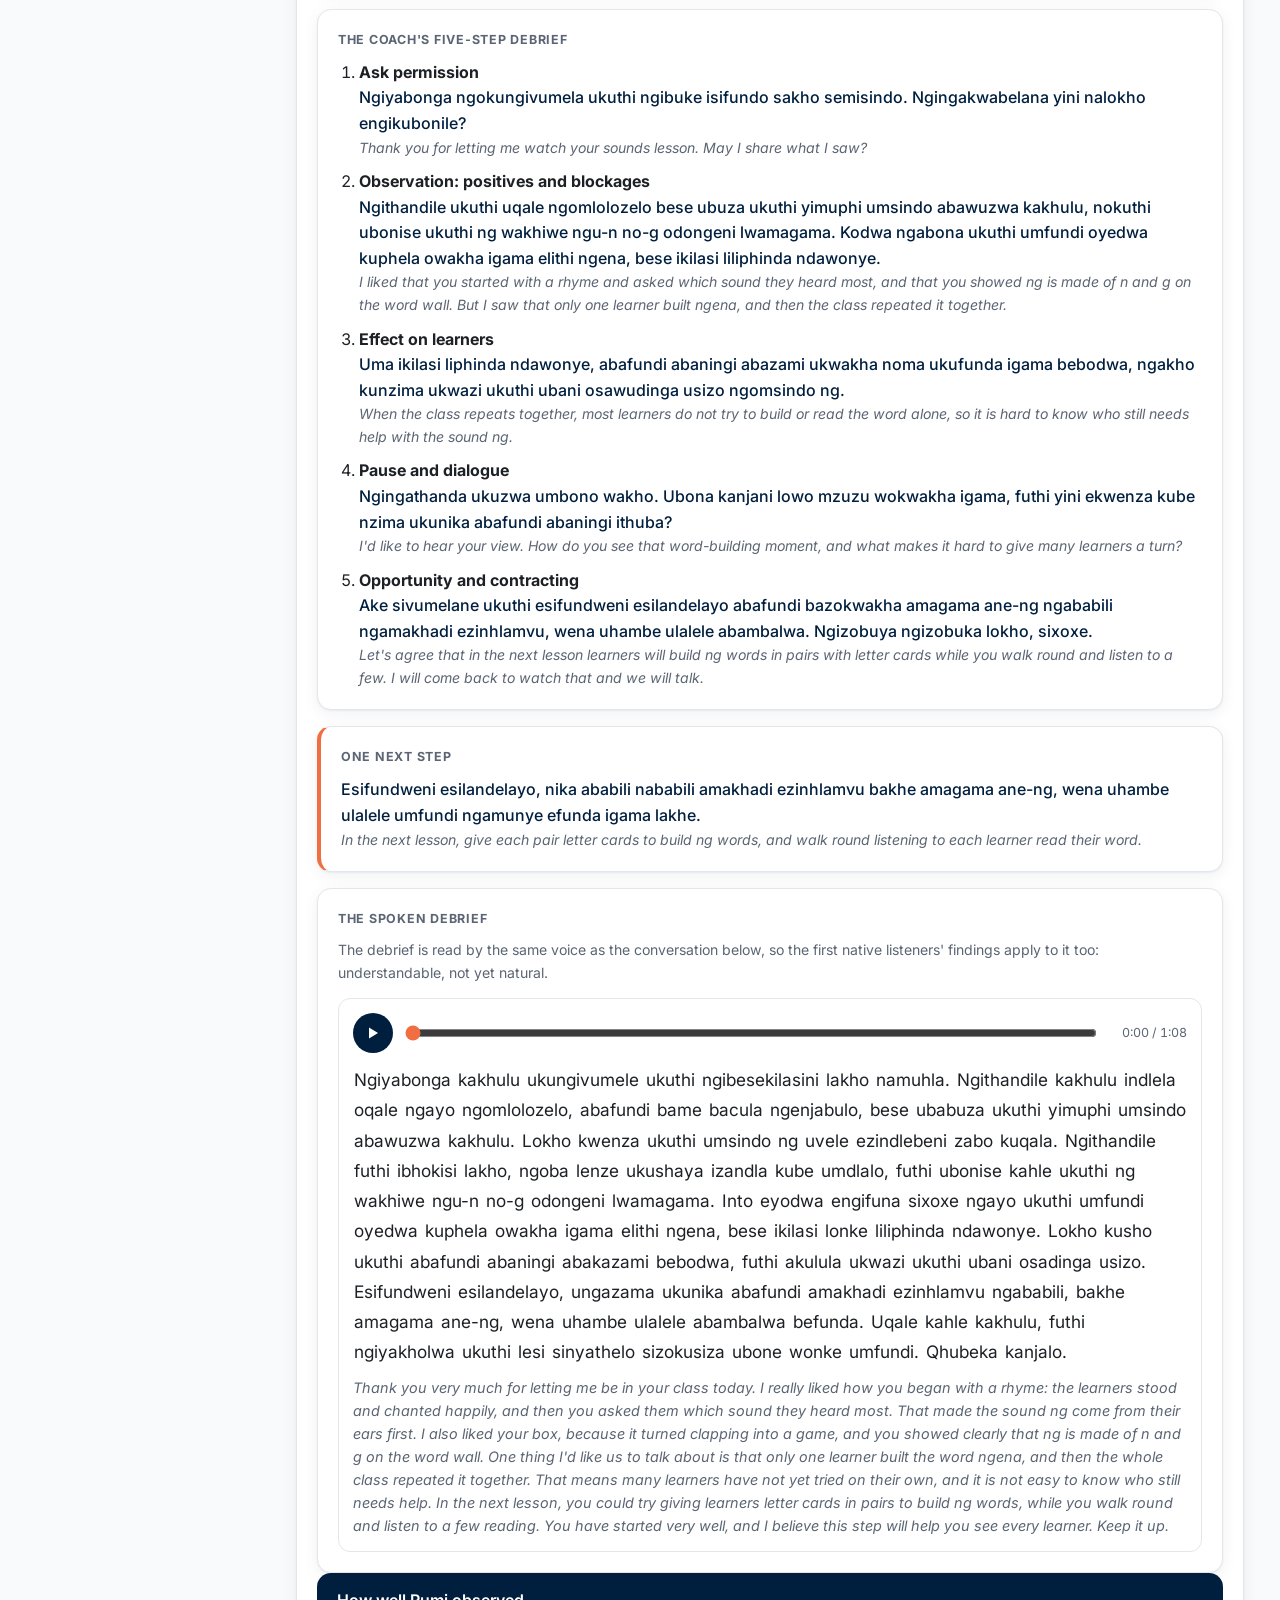
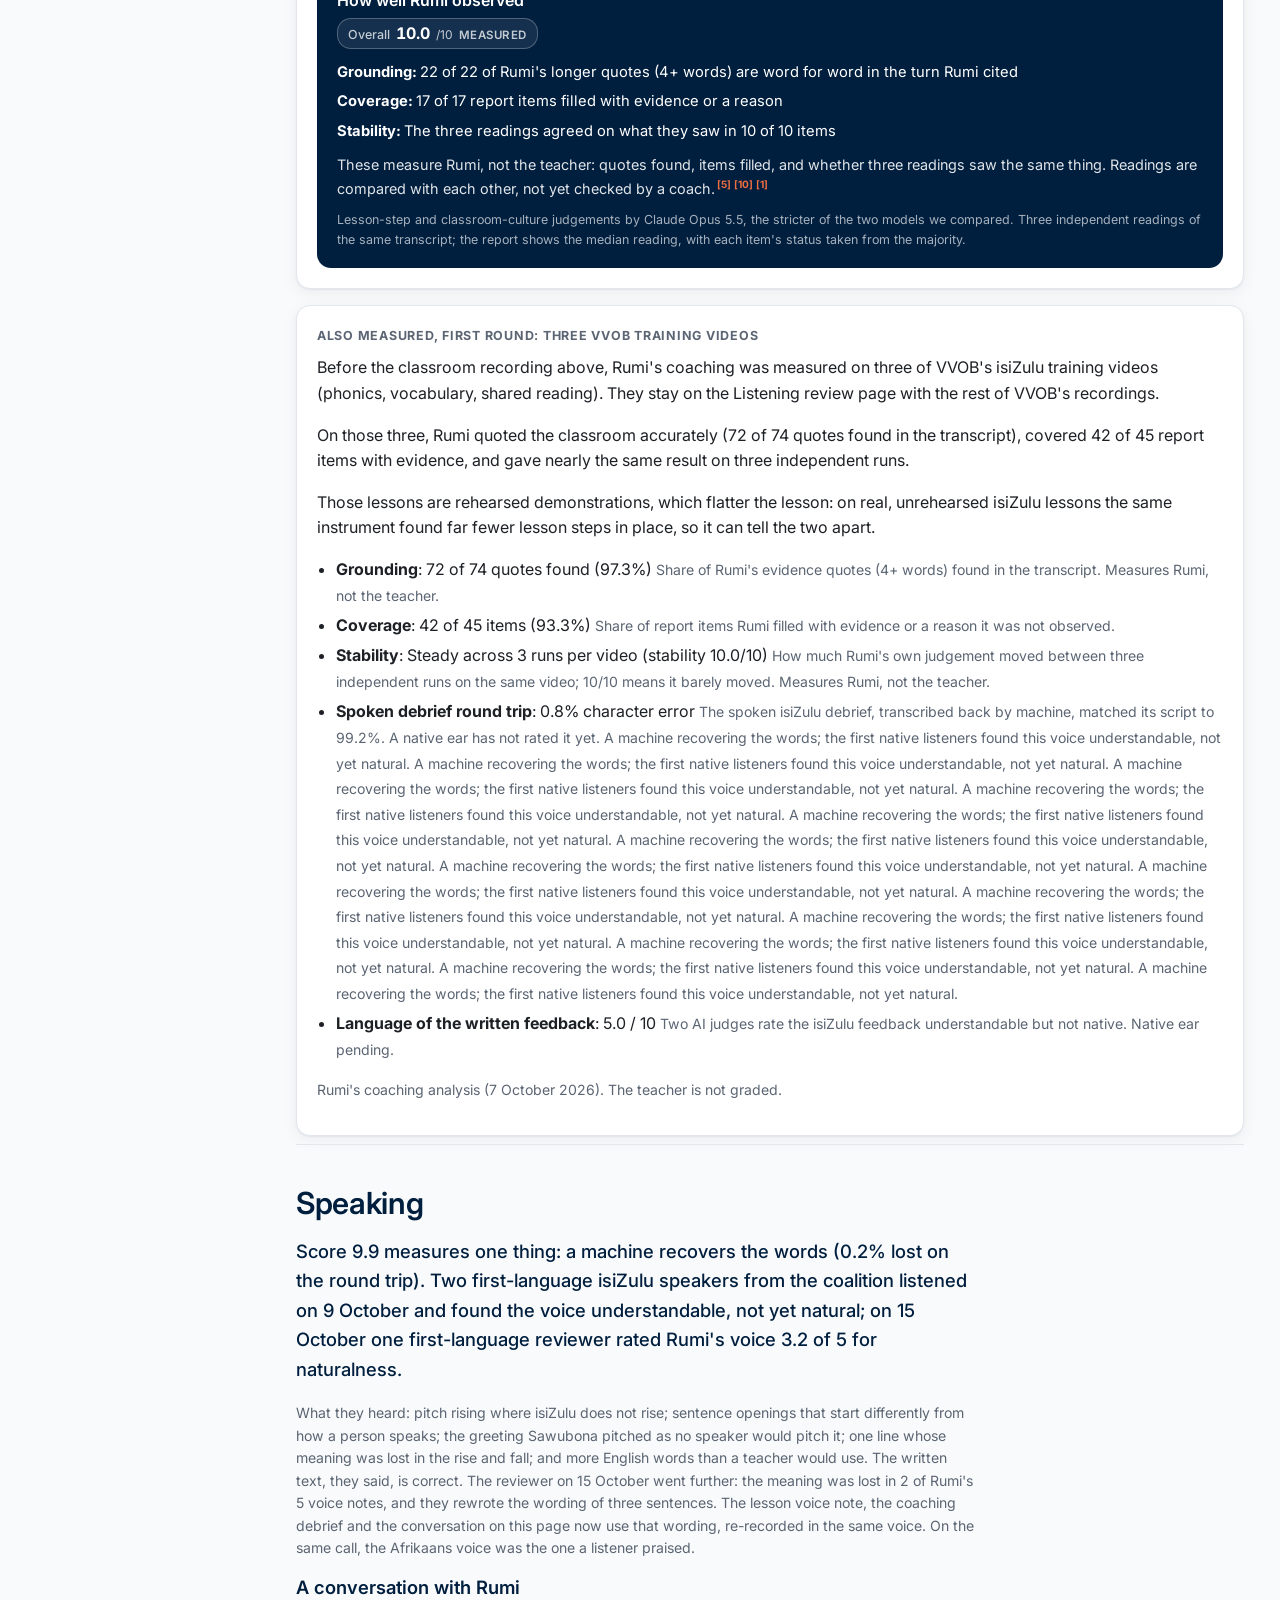
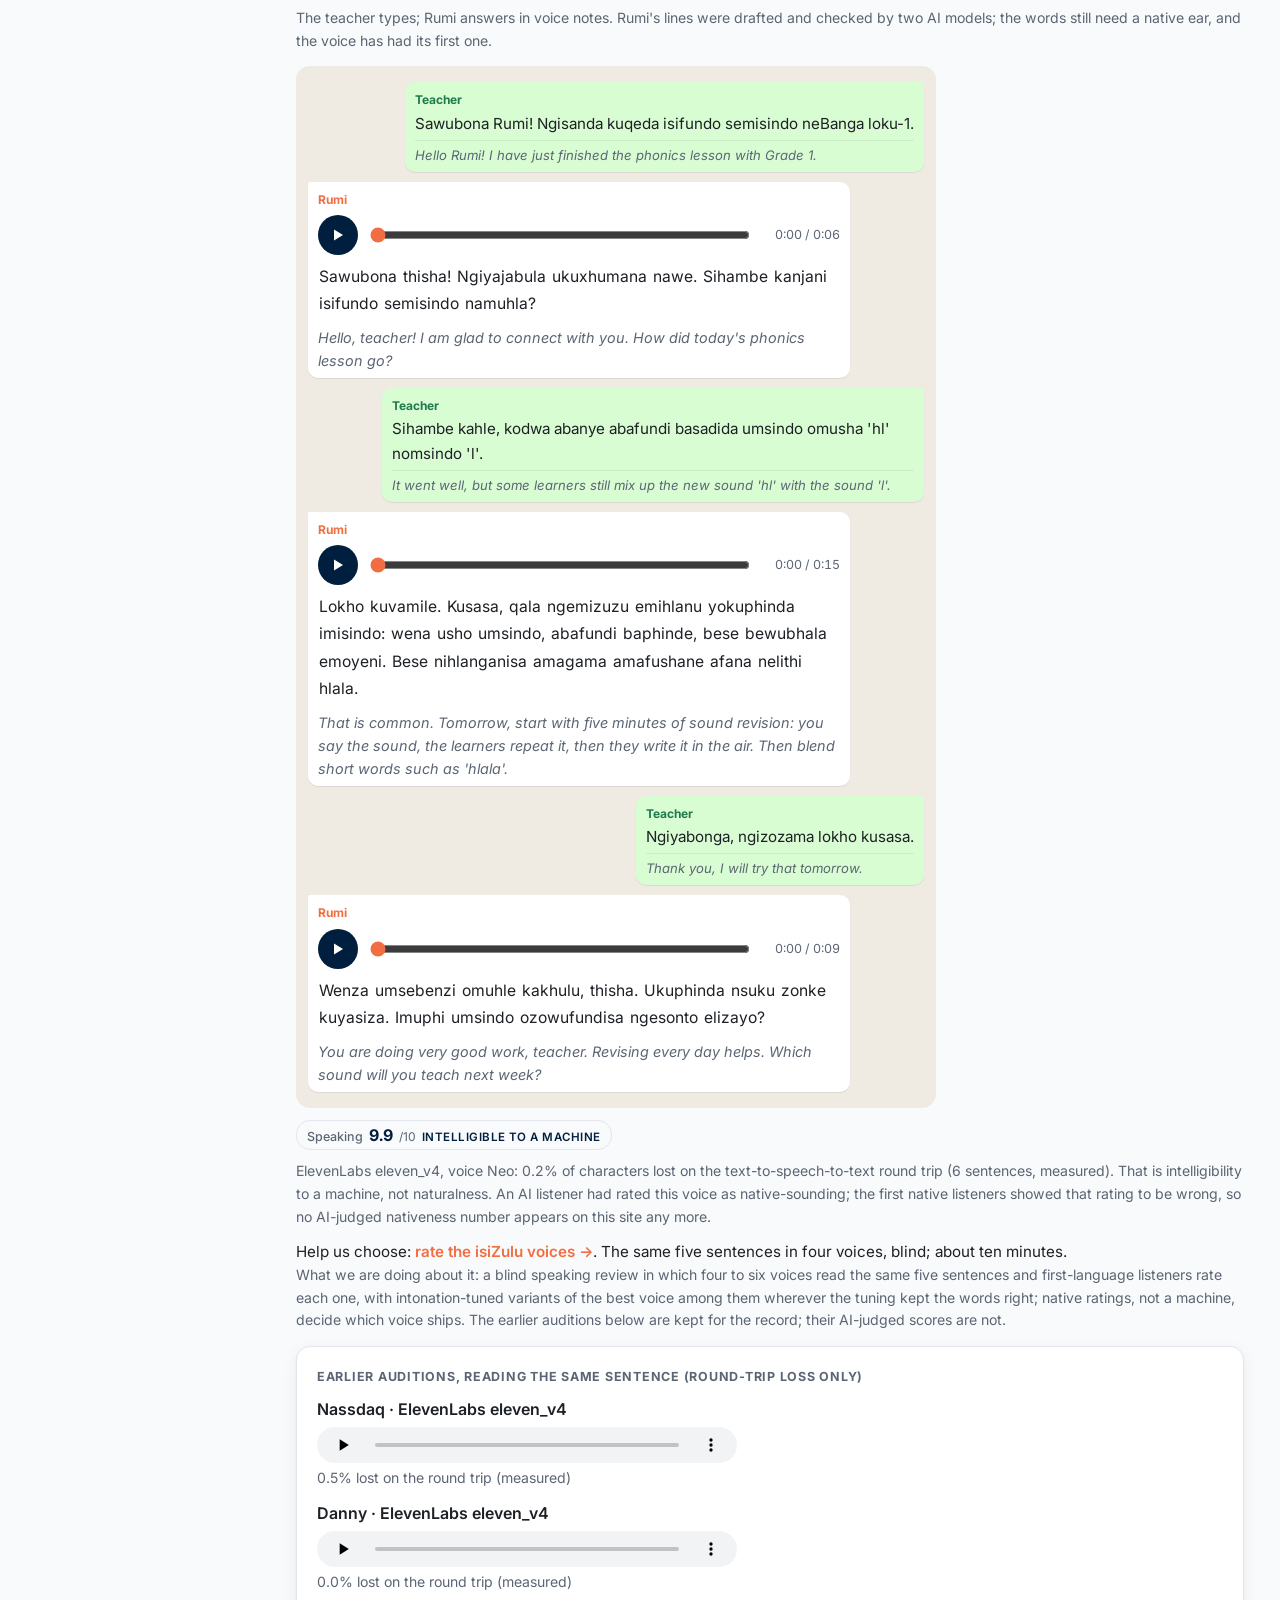
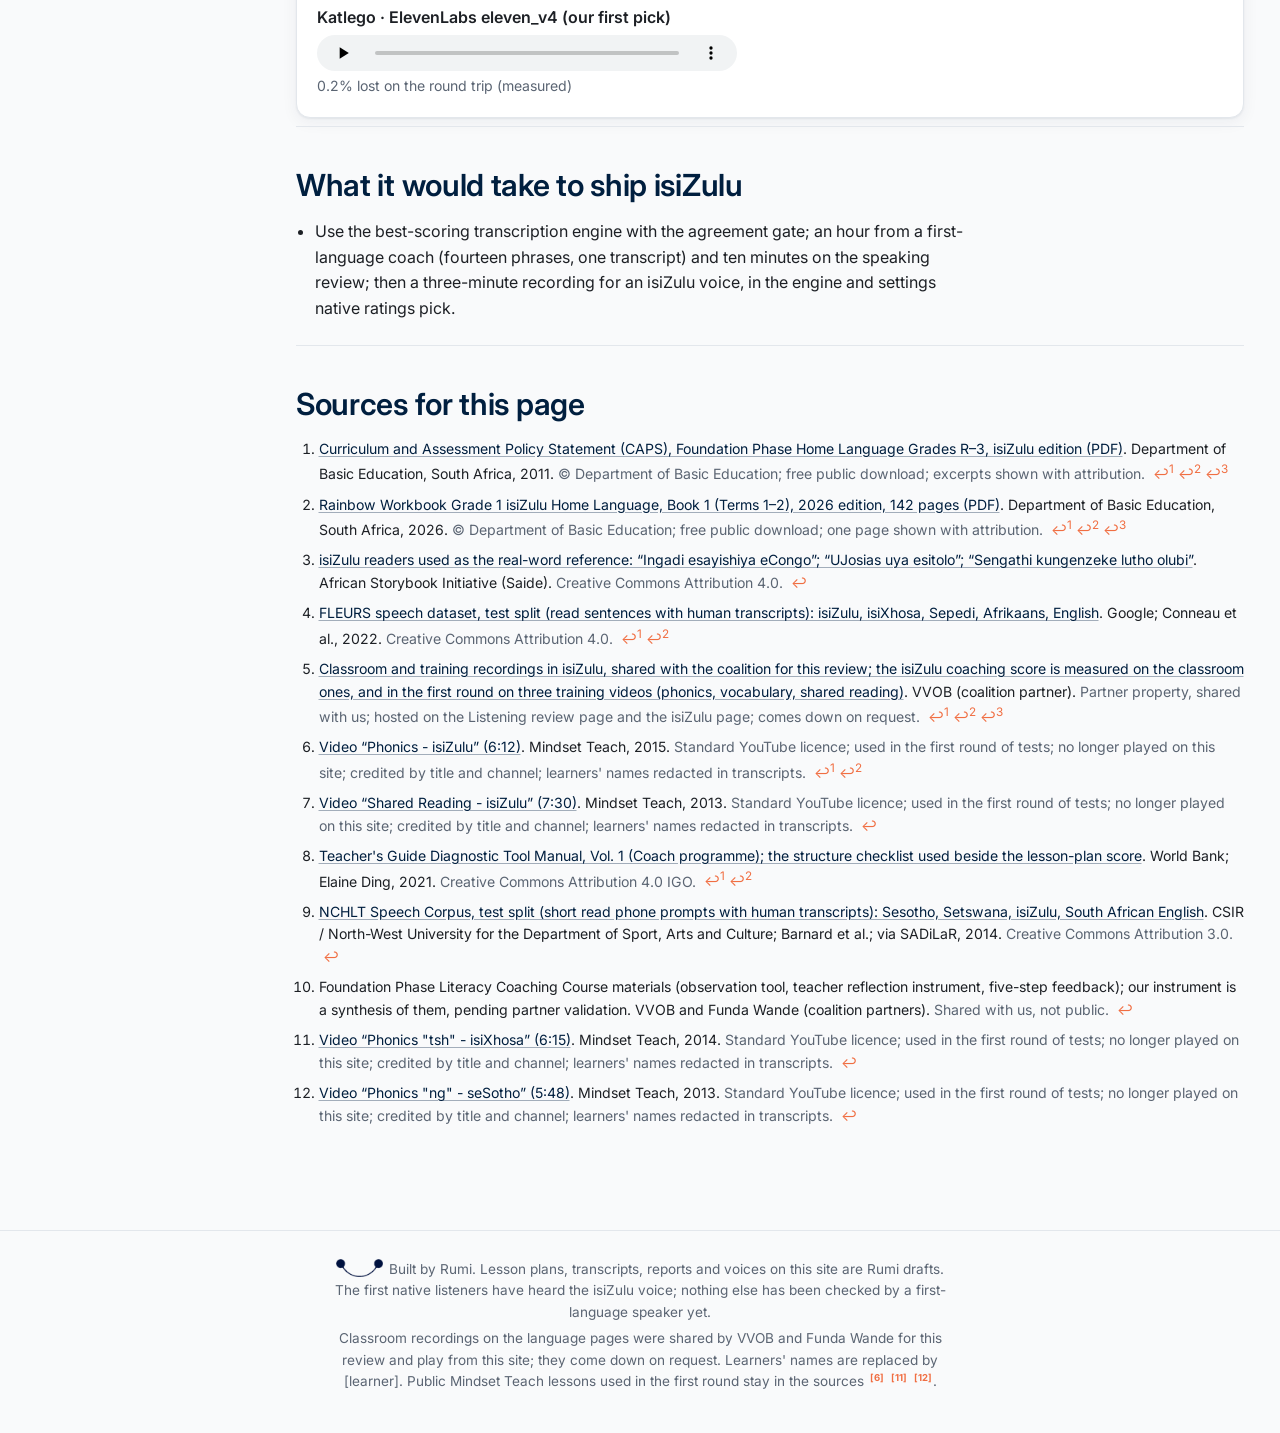
<file: zu.html>
<!doctype html>
<html lang="en">
<head>
<meta charset="utf-8">
<meta name="viewport" content="width=device-width, initial-scale=1">
<title>isiZulu — Rumi in South African languages</title>
<meta name="description" content="How well Rumi, an AI teaching assistant, plans lessons, listens, coaches and speaks in South African languages.">
<link rel="icon" type="image/png" href="assets/img/rumi-mark.png">
<link rel="preconnect" href="https://fonts.googleapis.com">
<link rel="preconnect" href="https://fonts.gstatic.com" crossorigin>
<link href="https://fonts.googleapis.com/css2?family=Inter:wght@300;400;500;600;700;800&display=swap" rel="stylesheet">
<link rel="stylesheet" href="assets/css/site.css">
</head>
<body data-lang="zu">
<a class="skip" href="#main">Skip to content</a>
<header class="site-header"><div class="inner">
  <a class="brand" href="index.html" aria-label="Rumi in South African languages — overview"><img src="assets/img/rumi-mark.png" alt="Rumi"><span>South African languages</span></a>
  <nav class="lang-switch" aria-label="Languages">
    <a href="index.html">Overview</a>
    <a href="zu.html" lang="zu" aria-current="page">isiZulu</a>
    <a href="xh.html" lang="xh">isiXhosa</a>
    <a href="st.html" lang="st">Sesotho</a>
    <a href="review.html"><span class="nav-long">Listening review</span><span class="nav-short">Listen</span></a>
    <a href="speak.html"><span class="nav-long">Speaking review</span><span class="nav-short">Speak</span></a>
  </nav>
</div></header>
<div class="layout">
  <aside class="toc-desktop" id="toc-desktop"></aside>
  <main id="main">
    <details class="toc-mobile" id="toc-mobile"></details>
    <section id="verdict" class="verdict-strip" data-toc data-toc-label="At a glance">
      <h1 data-copy="verdict.heading"></h1>
      <p class="vline" data-copy="verdict.lead"></p>
      <div class="chip-row" id="verdict-chips"></div>
      <span class="pending-ear" data-copy="verdict.native_ear"></span>
      <p class="vmaterial" data-copy="verdict.material"></p>
    </section>

    <section id="lesson-plans" class="block" data-toc>
      <h2 data-copy="lesson_plans.heading"></h2>
      <div class="prose"><p class="lede" data-copy="lesson_plans.lead"></p><div data-copy-block="lesson_plans.bullets"></div><p class="note" data-copy="lesson_plans.note"></p></div>
    </section>
    <section id="vision" class="block sub" data-toc data-toc-sub>
      <h3 data-copy="vision.heading"></h3>
      <div class="prose" data-copy-block="vision.lead"></div>
      <div id="vision-host"></div>
      <p class="note" data-copy="vision.note"></p>
    </section>
    <section id="lp-sample" class="block sub" data-toc data-toc-sub>
      <h3 data-copy="lp_sample.heading"></h3>
      <div class="prose" data-copy-block="lp_sample.lead"></div>
      <div id="lp-host"></div>
      <p class="note" data-copy="lp_sample.note"></p>
    </section>
    <section id="voice-note" class="block sub" data-toc data-toc-sub>
      <h3 data-copy="voice_note.heading"></h3>
      <div class="prose" data-copy-block="voice_note.lead"></div>
      <div id="voicenote-host"></div>
    </section>

    <section id="listening" class="block" data-toc>
      <h2 data-copy="listening.heading"></h2>
      <div class="prose"><p class="lede" data-copy="listening.lead"></p><div data-copy-block="listening.bullets"></div></div>
      <div id="sync-host"></div>
      <p class="note review-link" data-copy="listening.playing_line"></p>
      <p class="note" style="margin-top:8px" data-copy="listening.names_note"></p>
      <div id="stt-score"></div>
      <p class="note review-link" data-copy="listening.review_line"></p>
      <p class="note" id="partner-line" data-copy="listening.partner_line"></p>
      <p class="note" data-copy="listening.note"></p>
    </section>

    <section id="coaching" class="block" data-toc>
      <h2 data-copy="coaching.heading"></h2>
      <div class="prose"><p class="lede" data-copy="coaching.lead"></p><div data-copy-block="coaching.bullets"></div><p class="note" data-copy="coaching.not_graded"></p></div>
      <div id="report-host"></div>
      <p class="note" data-copy="coaching.note"></p>
      <div id="partner-host"></div>
    </section>

    <section id="speaking" class="block" data-toc>
      <h2 data-copy="speaking.heading"></h2>
      <div class="prose"><p class="lede" data-copy="speaking.lead"></p><p class="note" data-copy="speaking.listeners_line"></p></div>
      <h3 data-copy="speaking.chat_heading" style="margin-top:16px"></h3>
      <p class="note" data-copy="speaking.chat_note"></p>
      <div id="chat-host"></div>
      <div id="tts-score"></div>
      <p class="note review-link" id="speak-link" hidden></p>
      <p class="note" data-copy="speaking.note"></p>
    </section>

    <section id="ship" class="block" data-toc>
      <h2 data-copy="ship.heading"></h2>
      <div class="prose" data-copy-block="ship.bullets"></div>
    </section>

    <section id="sources" class="block" data-toc>
      <h2 data-copy="footnotes.heading"></h2>
      <div id="fn-host"></div>
    </section>
  </main>
</div>
<footer class="site-footer"><p><img src="assets/img/rumi-mark.png" alt=""><span data-copy="index.footer.line"></span></p><p data-copy="index.footer.video_credit"></p></footer>
<script src="assets/js/core.js"></script>
<script src="assets/js/karaoke.js"></script>
<script src="assets/js/syncplayer.js"></script>
<script src="assets/js/components.js"></script>
<script src="assets/js/lang-page.js"></script>
</body>
</html>
</file>
<file: assets/css/site.css>
/* Rumi in South African languages — shared styles.
   Rumi product tokens: navy #001F3F, ONE warm accent coral #F06E42, paper #F9FAFB. Light theme only. */
:root {
  --navy: #001F3F;
  --navy-2: #0B2D52;
  --coral: #F06E42;
  --coral-soft: #FDEBE4;
  --paper: #F9FAFB;
  --white: #FFFFFF;
  --ink: #1D2025;
  --muted: #5B6573;
  --line: #E3E7EC;
  --seen: #1E8E4E;      --seen-bg: #E5F5EC;
  --partly: #9A6200;    --partly-bg: #FCF1DC;
  --notobs: #4D5866;    --notobs-bg: #EEF1F4;
  --ins-bg: #DDF3E5;    --del-bg: #FBE1E1;
  --wa-bg: #EFEAE2;     --wa-out: #D9FDD3;  --wa-in: #FFFFFF;
  --radius: 14px;
  --shadow: 0 1px 2px rgba(0,31,63,.06), 0 4px 16px rgba(0,31,63,.06);
  --font: "Inter", -apple-system, BlinkMacSystemFont, "Segoe UI", Roboto, "Helvetica Neue", Arial, sans-serif;
  --header-h: 60px;
  color-scheme: light;
}
* { box-sizing: border-box; }
[hidden] { display: none !important; }
html { scroll-behavior: smooth; scroll-padding-top: calc(var(--header-h) + 16px); -webkit-text-size-adjust: 100%; }
body { margin: 0; background: var(--paper); color: var(--ink); font: 400 16px/1.6 var(--font); overflow-x: hidden; }
img { max-width: 100%; height: auto; }
a { color: var(--navy); text-decoration-color: rgba(0,31,63,.35); text-underline-offset: 2px; }
a:hover { text-decoration-color: var(--coral); }
:focus-visible { outline: 3px solid var(--coral); outline-offset: 2px; border-radius: 4px; }
h1, h2, h3, h4 { color: var(--navy); line-height: 1.2; margin: 0 0 .5em; }
h1 { font-size: clamp(1.9rem, 4.5vw, 2.9rem); font-weight: 300; letter-spacing: -.02em; }
h2 { font-size: clamp(1.45rem, 3vw, 1.9rem); font-weight: 600; letter-spacing: -.01em; }
h3 { font-size: 1.15rem; font-weight: 600; }
h4 { font-size: 1rem; font-weight: 600; }
p { margin: 0 0 1em; }
.skip { position: absolute; left: -999px; top: 8px; background: var(--navy); color: #fff; padding: 8px 12px; z-index: 100; }
.skip:focus { left: 8px; }
.sr-only { position: absolute; width: 1px; height: 1px; overflow: hidden; clip: rect(0 0 0 0); white-space: nowrap; }

/* ---------- header + language switcher ---------- */
.site-header { position: sticky; top: 0; z-index: 50; background: rgba(255,255,255,.96); backdrop-filter: saturate(1.4) blur(8px);
  border-bottom: 1px solid var(--line); height: var(--header-h); }
.site-header .inner { max-width: 1240px; margin: 0 auto; height: 100%; display: flex; align-items: center; gap: 16px; padding: 0 16px; }
.brand { display: flex; align-items: center; gap: 10px; text-decoration: none; color: var(--navy); font-weight: 600; white-space: nowrap; }
.brand img { height: 22px; width: auto; }
.brand span { font-size: .95rem; }
.lang-switch { margin-left: auto; display: flex; gap: 4px; overflow-x: auto; scrollbar-width: none; }
.lang-switch::-webkit-scrollbar { display: none; }
.lang-switch a { padding: 6px 12px; border-radius: 999px; text-decoration: none; color: var(--navy); font-size: .9rem; font-weight: 500; white-space: nowrap; }
.lang-switch a:hover { background: var(--paper); }
.lang-switch a[aria-current="page"] { background: var(--navy); color: #fff; }
@media (max-width: 600px) { .brand span { display: none; } .lang-switch a { padding: 6px 9px; font-size: .85rem; } }

/* ---------- layout: TOC sidebar + content ---------- */
.layout { max-width: 1240px; margin: 0 auto; padding: 0 16px; display: grid; grid-template-columns: minmax(0, 1fr); gap: 40px; }
@media (min-width: 1024px) { .layout { grid-template-columns: 220px minmax(0, 1fr); } }
main { min-width: 0; padding-bottom: 80px; }
section.block { padding: 40px 0 8px; border-top: 1px solid var(--line); }
section.block:first-of-type { border-top: 0; }
.lede { font-size: 1.15rem; color: var(--navy); font-weight: 500; max-width: 62ch; }
.prose { max-width: 68ch; }
.prose ul, ul.bullets { padding-left: 1.2em; margin: 0 0 1em; }
.prose li, ul.bullets li { margin: .3em 0; }
.note { font-size: .88rem; color: var(--muted); }
.kicker { text-transform: uppercase; letter-spacing: .08em; font-size: .75rem; font-weight: 600; color: var(--coral); margin-bottom: .4em; }

.toc { font-size: .9rem; }
.toc ol { list-style: none; margin: 0; padding: 0; }
.toc li { margin: 0; }
.toc a { display: block; padding: 6px 10px; border-left: 2px solid transparent; color: var(--muted); text-decoration: none; line-height: 1.35; }
.toc a:hover { color: var(--navy); }
.toc a.active { color: var(--navy); border-left-color: var(--coral); font-weight: 600; background: var(--white); }
.toc li.sub a { padding-left: 22px; font-size: .85rem; }
.toc-desktop { display: none; }
@media (min-width: 1024px) {
  .toc-desktop { display: block; position: sticky; top: calc(var(--header-h) + 24px); align-self: start; max-height: calc(100vh - var(--header-h) - 48px); overflow-y: auto; padding-top: 32px; }
  .toc-mobile { display: none; }
}
.toc-title { font-size: .75rem; letter-spacing: .08em; text-transform: uppercase; color: var(--muted); font-weight: 600; margin: 0 0 8px 10px; }
.toc-mobile { position: sticky; top: var(--header-h); z-index: 40; margin: 0 -16px; background: var(--paper); border-bottom: 1px solid var(--line); }
.toc-mobile summary { padding: 10px 16px; cursor: pointer; font-weight: 600; color: var(--navy); font-size: .9rem; list-style: none; display: flex; justify-content: space-between; }
.toc-mobile summary::-webkit-details-marker { display: none; }
.toc-mobile summary::after { content: "▾"; color: var(--coral); }
.toc-mobile[open] summary::after { content: "▴"; }
.toc-mobile .toc { padding: 0 8px 12px; max-height: 60vh; overflow-y: auto; }

/* ---------- cards, chips ---------- */
.card { background: var(--white); border: 1px solid var(--line); border-radius: var(--radius); box-shadow: var(--shadow); padding: 20px; }
.card + .card { margin-top: 16px; }
.grid-3 { display: grid; gap: 16px; grid-template-columns: minmax(0,1fr); }
@media (min-width: 760px) { .grid-3 { grid-template-columns: repeat(3, minmax(0,1fr)); } }
.grid-2 { display: grid; gap: 16px; grid-template-columns: minmax(0,1fr); }
@media (min-width: 760px) { .grid-2 { grid-template-columns: repeat(2, minmax(0,1fr)); } }

.chip { display: inline-flex; align-items: baseline; gap: 6px; padding: 4px 10px; border-radius: 999px; background: var(--paper); border: 1px solid var(--line); white-space: nowrap; font-size: .85rem; line-height: 1.3; }
.chip .v { font-weight: 700; color: var(--navy); font-size: 1rem; font-variant-numeric: tabular-nums; }
.chip .of { color: var(--muted); font-size: .75rem; }
.chip .l { font-size: .72rem; text-transform: uppercase; letter-spacing: .04em; color: var(--muted); font-weight: 600; }
.chip.measured .l { color: var(--navy); }
.chip.ai .l { color: #8A4A00; }
.chip.ai { border-style: dashed; }
.chip.proxy .l { color: #5B4A8A; }
.chip.proxy { border-style: dotted; }
.chip.pending { background: var(--white); }
.chip.pending .v { color: var(--muted); font-weight: 500; font-size: .9rem; }
.chip-row { display: flex; flex-wrap: wrap; gap: 8px; align-items: center; }
.score-line { display: flex; flex-wrap: wrap; gap: 10px; align-items: center; margin: 12px 0 0; }
.score-line .note { margin: 0; }

.status { display: inline-block; padding: 2px 10px; border-radius: 999px; font-size: .75rem; font-weight: 600; letter-spacing: .02em; white-space: nowrap; }
.status.seen { background: var(--seen-bg); color: var(--seen); }
.status.partly { background: var(--partly-bg); color: var(--partly); }
.status.not_observed { background: var(--notobs-bg); color: var(--notobs); }

.ph { background: #FFF6D6; border: 1px dashed #D9A400; color: #6B5200; padding: 0 4px; border-radius: 4px; font-family: ui-monospace, SFMono-Regular, Menlo, monospace; font-size: .8em; }
.soon { border: 1px dashed var(--line); border-radius: var(--radius); padding: 20px; color: var(--muted); background: var(--white); text-align: center; }

.btn { display: inline-flex; align-items: center; gap: 6px; padding: 8px 14px; border-radius: 999px; border: 1px solid var(--navy); background: var(--white); color: var(--navy); font: 500 .9rem var(--font); cursor: pointer; text-decoration: none; }
.btn:hover { background: var(--paper); }
.btn.primary { background: var(--navy); color: #fff; }
.btn.primary:hover { background: var(--navy-2); }
.btn.small { padding: 4px 10px; font-size: .8rem; }
.btn[aria-pressed="true"] { background: var(--navy); color: #fff; }
.ts { display: inline-flex; align-items: center; gap: 4px; padding: 2px 8px; border-radius: 6px; border: 1px solid var(--coral); background: var(--coral-soft); color: #9A3A15; font: 600 .78rem var(--font); cursor: pointer; font-variant-numeric: tabular-nums; }
.ts:hover { background: var(--coral); color: #fff; }

/* ---------- hero + summary table ---------- */
.hero { padding: 48px 0 24px; }
.hero .answer { font-size: clamp(1.15rem, 2.4vw, 1.4rem); color: var(--navy); line-height: 1.45; max-width: 46ch; font-weight: 400; }
.conditions { list-style: none; padding: 0; margin: 16px 0 0; display: grid; gap: 8px; max-width: 70ch; }
.conditions li { padding-left: 28px; position: relative; }
.conditions li::before { content: counter(c); counter-increment: c; position: absolute; left: 0; top: 2px; width: 20px; height: 20px; border-radius: 50%; background: var(--coral); color: #fff; font-size: .72rem; font-weight: 700; display: grid; place-items: center; }
.conditions { counter-reset: c; }
.table-wrap { overflow-x: auto; -webkit-overflow-scrolling: touch; border-radius: var(--radius); border: 1px solid var(--line); background: var(--white); box-shadow: var(--shadow); }
table.summary { width: 100%; border-collapse: collapse; font-size: .92rem; }
table.summary th, table.summary td { padding: 10px 12px; text-align: left; border-bottom: 1px solid var(--line); vertical-align: middle; }
table.summary thead th { font-size: .75rem; text-transform: uppercase; letter-spacing: .05em; color: var(--muted); background: var(--paper); }
table.summary tbody th a { font-weight: 600; text-decoration: none; }
table.summary td a.cell { text-decoration: none; display: inline-block; }
table.summary tr.group th { background: var(--paper); font-size: .75rem; text-transform: uppercase; letter-spacing: .05em; color: var(--muted); }
table.summary tr.also { font-size: .85rem; }
table.summary .verdict { font-weight: 600; color: var(--navy); }
/* phone: summary table becomes stacked cards */
@media (max-width: 700px) {
  .table-wrap.stack { border: 0; background: none; box-shadow: none; overflow: visible; }
  .stack table, .stack tbody, .stack tr, .stack th, .stack td { display: block; width: 100%; }
  .stack thead { display: none; }
  .stack tr { background: var(--white); border: 1px solid var(--line); border-radius: var(--radius); margin-bottom: 12px; padding: 8px 4px; box-shadow: var(--shadow); }
  .stack tr.group { background: none; border: 0; box-shadow: none; padding: 8px 0 0; margin: 0; }
  .stack td, .stack th { border: 0; padding: 6px 12px; }
  .stack td[data-h] { display: flex; justify-content: space-between; align-items: center; gap: 12px; }
  .stack td[data-h]::before { content: attr(data-h); font-size: .78rem; color: var(--muted); font-weight: 600; }
}

table.plain { width: 100%; border-collapse: collapse; font-size: .92rem; background: var(--white); }
table.plain th, table.plain td { padding: 10px 12px; border-bottom: 1px solid var(--line); text-align: left; vertical-align: top; }
table.plain thead th { font-size: .75rem; text-transform: uppercase; letter-spacing: .05em; color: var(--muted); background: var(--paper); }

/* ---------- method diagram ---------- */
.pipeline { display: flex; flex-wrap: wrap; gap: 8px; align-items: stretch; margin: 8px 0 16px; padding: 0; list-style: none; }
.pipeline li { flex: 1 1 120px; background: var(--white); border: 1px solid var(--line); border-radius: 10px; padding: 10px 12px; font-size: .85rem; position: relative; }
.pipeline li b { display: block; color: var(--navy); font-size: .9rem; }
.pipeline li .n { color: var(--coral); font-weight: 700; font-size: .75rem; }
.labels-key { display: grid; gap: 8px; grid-template-columns: minmax(0,1fr); margin: 12px 0; }
@media (min-width: 760px) { .labels-key { grid-template-columns: repeat(3, minmax(0,1fr)); } }
.labels-key > div { display: grid; gap: 4px; }

/* ---------- language cards ---------- */
.lang-card { display: flex; flex-direction: column; gap: 10px; text-decoration: none; color: inherit; transition: transform .15s, box-shadow .15s; }
.lang-card:hover { transform: translateY(-2px); box-shadow: 0 6px 24px rgba(0,31,63,.12); }
.lang-card h3 { margin: 0; font-size: 1.35rem; }
.lang-card .go { color: var(--coral); font-weight: 600; font-size: .9rem; margin-top: auto; }

/* ---------- verdict strip ---------- */
.verdict-strip { background: var(--navy); color: #fff; border-radius: var(--radius); padding: 20px; margin-top: 24px; }
.verdict-strip h1 { color: #fff; margin-bottom: 4px; }
.verdict-strip .vline { font-size: 1.05rem; opacity: .95; margin: 0 0 14px; }
.verdict-strip .chip { background: rgba(255,255,255,.08); border-color: rgba(255,255,255,.25); color: #fff; }
.verdict-strip .chip .v { color: #fff; }
.verdict-strip .chip .l, .verdict-strip .chip .of, .verdict-strip .chip .k { color: rgba(255,255,255,.75); }
.verdict-strip a.chip { text-decoration: none; }
.chip .k { font-size: .78rem; color: var(--muted); font-weight: 500; }
.verdict-strip .pending-ear { display: inline-block; margin-top: 12px; font-size: .85rem; color: #FFD9CB; }

/* ---------- SyncPlayer ---------- */
.sync { display: grid; gap: 16px; grid-template-columns: minmax(0,1fr); }
@media (min-width: 900px) { .sync { grid-template-columns: minmax(0, 1.25fr) minmax(0, 1fr); } }
.video-box { position: relative; width: 100%; aspect-ratio: 16 / 9; background: #0b1622; border-radius: 12px; overflow: hidden; }
.video-box iframe, .video-box > div { position: absolute; inset: 0; width: 100%; height: 100%; border: 0; }
.video-credit { font-size: .8rem; color: var(--muted); margin-top: 6px; }
.transcript { background: var(--white); border: 1px solid var(--line); border-radius: 12px; display: flex; flex-direction: column; min-height: 260px; max-height: 420px; }
@media (min-width: 900px) { .transcript { max-height: none; height: 100%; min-height: 0; } .sync .tcol { position: relative; } .sync .tcol .transcript { position: absolute; inset: 0; } }
@media (max-width: 899px) { .transcript { height: 340px; } }
.transcript .bar { display: flex; flex-wrap: wrap; gap: 6px; padding: 10px; border-bottom: 1px solid var(--line); align-items: center; }
.transcript .bar .t { margin-right: auto; font-size: .78rem; color: var(--muted); font-weight: 600; text-transform: uppercase; letter-spacing: .05em; }
.turns { list-style: none; margin: 0; padding: 10px; overflow-y: auto; flex: 1; scroll-behavior: smooth; }
.turns .hint { color: var(--muted); font-size: .9rem; text-align: center; padding: 24px 12px; }
.turn { padding: 8px 10px; border-radius: 10px; margin-bottom: 6px; cursor: pointer; border: 1px solid transparent; }
.turn[hidden] { display: none; }
.turn:hover { background: var(--paper); }
.turn.now { background: var(--coral-soft); border-color: rgba(240,110,66,.35); }
.turn .who { display: flex; align-items: center; gap: 8px; font-size: .72rem; font-weight: 700; text-transform: uppercase; letter-spacing: .05em; color: var(--navy); margin-bottom: 2px; }
.turn .who .time { color: var(--muted); font-weight: 500; font-variant-numeric: tabular-nums; }
.turn .who .en-t { margin-left: auto; }
.turn.spk-learners .who, .turn.spk-learner .who { color: #2F6B4F; }
.turn .txt { font-size: .98rem; }
.turn .txt .caret { display: inline-block; width: 2px; height: 1em; background: var(--coral); vertical-align: -2px; margin-left: 1px; animation: blink 1s steps(2) infinite; }
@keyframes blink { 50% { opacity: 0; } }
.turn .en { font-size: .88rem; color: var(--muted); margin-top: 4px; font-style: italic; }
.turn.in-window { box-shadow: inset 3px 0 0 var(--navy); }
.baseline { margin: 0 10px 10px; padding: 10px 12px; border-radius: 10px; background: #F1F3F6; border: 1px dashed #9AA5B1; font-size: .9rem; }
.baseline .lab { font-size: .72rem; text-transform: uppercase; letter-spacing: .05em; color: var(--muted); font-weight: 700; display: block; margin-bottom: 4px; }

/* ---------- Karaoke ---------- */
.karaoke { background: var(--white); border: 1px solid var(--line); border-radius: 12px; padding: 14px; }
.k-controls { display: flex; align-items: center; gap: 10px; }
.k-play { width: 40px; height: 40px; flex: 0 0 40px; border-radius: 50%; border: 0; background: var(--navy); color: #fff; cursor: pointer; display: grid; place-items: center; }
.k-play svg { width: 16px; height: 16px; fill: currentColor; }
.k-range { flex: 1; min-width: 0; accent-color: var(--coral); }
.k-time { font-size: .78rem; color: var(--muted); font-variant-numeric: tabular-nums; min-width: 78px; text-align: right; }
.k-text { margin-top: 12px; font-size: 1.08rem; line-height: 1.75; }
.k-word { cursor: pointer; border-radius: 4px; padding: 1px 1px; transition: background .08s, color .08s; }
.k-word:hover { text-decoration: underline; text-decoration-color: var(--coral); }
.k-word.done { color: var(--navy); }
.k-word.on { background: var(--coral); color: #fff; }
.k-text.idle .k-word { color: var(--ink); }
.k-en { margin-top: 8px; font-size: .9rem; color: var(--muted); font-style: italic; }

/* ---------- Chat ---------- */
.chat { background: var(--wa-bg); border-radius: 14px; padding: 16px 12px; display: flex; flex-direction: column; gap: 10px; max-width: 640px; }
.bubble { max-width: 88%; padding: 8px 10px 6px; border-radius: 10px; box-shadow: 0 1px 1px rgba(0,0,0,.08); position: relative; font-size: .95rem; }
.bubble.teacher { align-self: flex-end; background: var(--wa-out); border-top-right-radius: 2px; }
.bubble.rumi { align-self: flex-start; background: var(--wa-in); border-top-left-radius: 2px; width: 88%; }
.bubble .from { font-size: .75rem; font-weight: 700; color: var(--coral); margin-bottom: 2px; }
.bubble.teacher .from { color: #1E7A4C; }
.bubble .en { font-size: .82rem; color: var(--muted); font-style: italic; margin-top: 4px; border-top: 1px solid rgba(0,0,0,.06); padding-top: 4px; }
.bubble .karaoke { border: 0; padding: 4px 0 0; background: transparent; }
.bubble .k-text { font-size: .98rem; margin-top: 8px; }

/* ---------- Report ---------- */
.report .summary-en { font-size: 1.05rem; color: var(--navy); }
.report .meta { display: flex; flex-wrap: wrap; gap: 8px; margin-bottom: 12px; }
.report .meta span { font-size: .8rem; background: var(--paper); border: 1px solid var(--line); border-radius: 999px; padding: 2px 10px; }
.legend { display: flex; flex-wrap: wrap; gap: 8px; align-items: center; font-size: .82rem; color: var(--muted); margin: 8px 0 16px; }
.step-group { margin-bottom: 18px; }
.step-group > h4 { display: flex; align-items: center; gap: 8px; }
.step { border: 1px solid var(--line); border-radius: 12px; padding: 12px 14px; margin-bottom: 10px; background: var(--white); }
.step.seen { border-left: 4px solid var(--seen); }
.step.partly { border-left: 4px solid #D99A1E; }
.step.not_observed { border-left: 4px solid #9AA5B1; }
.step .head { display: flex; flex-wrap: wrap; align-items: baseline; gap: 6px 10px; }
.step .name { font-weight: 600; color: var(--navy); }
.step .name-l { color: var(--muted); font-size: .88rem; }
.step .note-en { margin: 6px 0 0; font-size: .92rem; }
.evidence { list-style: none; padding: 0; margin: 8px 0 0; display: grid; gap: 8px; }
.evidence li { display: grid; grid-template-columns: auto minmax(0,1fr); gap: 4px 10px; align-items: start; font-size: .92rem; }
.evidence q { quotes: "“" "”"; }
.evidence .qen { grid-column: 2; color: var(--muted); font-size: .85rem; font-style: italic; }
.pb-list { list-style: none; padding: 0; margin: 0; display: grid; gap: 8px; }
.pb-list li { display: flex; gap: 10px; align-items: flex-start; }
.grow { display: grid; gap: 10px; grid-template-columns: minmax(0,1fr); }
@media (min-width: 760px) { .grow { grid-template-columns: repeat(2, minmax(0,1fr)); } }
.grow > div { background: var(--paper); border-radius: 10px; padding: 12px; }
.grow .g { font-weight: 800; color: var(--coral); font-size: 1.2rem; margin-right: 4px; }
.bil .l { font-weight: 500; color: var(--navy); }
.bil .e { color: var(--muted); font-size: .88rem; font-style: italic; }
ol.plan { padding-left: 1.3em; margin: 0; display: grid; gap: 10px; }
.accuracy { background: var(--navy); color: #fff; border-radius: var(--radius); padding: 18px 20px; }
.accuracy h4 { color: #fff; }
.accuracy .chip { background: rgba(255,255,255,.08); border-color: rgba(255,255,255,.25); color: #fff; }
.accuracy .chip .v { color: #fff; }
.accuracy .chip .l, .accuracy .chip .k, .accuracy .chip .of { color: rgba(255,255,255,.75); }
.accuracy p { color: rgba(255,255,255,.88); font-size: .9rem; margin: 10px 0 0; }
.subcard-title { font-size: .78rem; text-transform: uppercase; letter-spacing: .06em; color: var(--muted); font-weight: 700; margin: 0 0 10px; }

/* ---------- VisionDiff ---------- */
.vdiff { display: grid; gap: 16px; grid-template-columns: minmax(0,1fr); }
@media (min-width: 900px) { .vdiff { grid-template-columns: minmax(0,1fr) minmax(0,1fr); } }
.vdiff figure { margin: 0; }
.vdiff figure img { border: 1px solid var(--line); border-radius: 10px; background: #fff; display: block; width: 100%; cursor: zoom-in; }
.vdiff figcaption { font-size: .8rem; color: var(--muted); margin-top: 6px; }
.difftext { background: var(--white); border: 1px solid var(--line); border-radius: 10px; padding: 14px; font-size: 1rem; line-height: 1.8; white-space: pre-wrap; overflow-wrap: anywhere; }
.difftext ins { background: var(--ins-bg); text-decoration: none; border-bottom: 2px solid var(--seen); }
.difftext del { background: var(--del-bg); color: #8A1C1C; }
.layer { font-size: .9rem; color: var(--muted); background: var(--paper); border-radius: 10px; padding: 10px 12px; white-space: pre-wrap; overflow-wrap: anywhere; margin-top: 10px; }

/* ---------- LPViewer ---------- */
.thumbs { display: grid; gap: 10px; grid-template-columns: repeat(auto-fill, minmax(110px, 1fr)); margin: 8px 0 14px; }
.thumbs button { padding: 0; border: 1px solid var(--line); border-radius: 8px; overflow: hidden; background: #fff; cursor: zoom-in; aspect-ratio: 3 / 4; }
.thumbs img { width: 100%; height: 100%; object-fit: cover; object-position: top; display: block; }
dialog.lightbox { border: 0; padding: 0; background: transparent; max-width: 96vw; max-height: 96vh; }
dialog.lightbox::backdrop { background: rgba(0,15,32,.85); }
dialog.lightbox img { max-width: 94vw; max-height: 86vh; display: block; margin: 0 auto; border-radius: 8px; background: #fff; }
dialog.lightbox .lb-bar { display: flex; justify-content: center; gap: 8px; margin-top: 10px; }
dialog.lightbox .lb-bar .btn { background: rgba(255,255,255,.95); }
.lb-count { color: #fff; align-self: center; font-size: .85rem; min-width: 50px; text-align: center; }

/* ---------- footnotes ---------- */
sup.fn { line-height: 0; font-size: .7em; margin-left: 1px; }
sup.fn a { text-decoration: none; color: var(--coral); font-weight: 700; padding: 0 1px; }
ol.footnotes { padding-left: 1.6em; font-size: .88rem; color: var(--ink); display: grid; gap: 8px; }
ol.footnotes li:target { background: var(--coral-soft); border-radius: 6px; }
ol.footnotes .back { text-decoration: none; margin-left: 4px; color: var(--coral); }
ol.footnotes .lic { color: var(--muted); }

.site-footer { border-top: 1px solid var(--line); padding: 24px 16px 40px; color: var(--muted); font-size: .85rem; text-align: center; }
.site-footer img { height: 18px; width: auto; vertical-align: -3px; margin-right: 6px; }
@media (prefers-reduced-motion: reduce) { html { scroll-behavior: auto; } .turns { scroll-behavior: auto; } .turn .txt .caret { animation: none; } }
.chip.verdict { background: var(--seen-bg); border-color: transparent; }
.chip.verdict .v { color: var(--seen); letter-spacing: .04em; font-size: .85rem; }
.chip.verdict.amber { background: var(--partly-bg); } .chip.verdict.amber .v { color: var(--partly); }
.chip.verdict.red { background: var(--del-bg); } .chip.verdict.red .v { color: #8A1C1C; }
.cell-note { display: block; font-size: .72rem; color: var(--muted); margin-top: 3px; line-height: 1.3; max-width: 22ch; }
section.block.sub { border-top: 0; padding-top: 24px; }
.verdict-strip .vmaterial { font-size: .85rem; color: rgba(255,255,255,.8); margin: 10px 0 0; }
.verdict-strip .vmaterial a, .verdict-strip sup.fn a { color: #FFB79D; }
.site-footer p { margin: 4px auto; max-width: 70ch; }
.acc-items { list-style: none; padding: 0; margin: 12px 0 0; display: grid; gap: 6px; font-size: .92rem; }
.acc-items strong { color: #fff; }
.accuracy .acc-model { font-size: .78rem; color: rgba(255,255,255,.65); }
a.chip { text-decoration: none; }
a.chip:hover { border-color: var(--coral); }
.grid-2 > .card, .grid-3 > .card, .labels-key > .card { margin-top: 0; }
.labels-key > .card { align-content: start; }
.labels-key .chip { justify-self: start; align-self: start; }
.pipeline li .n { display: block; }
#scheme-host img { width: 100%; max-height: 560px; object-fit: cover; object-position: top left; }
.k-text.idle .k-word.on { background: none; color: inherit; }
.sync .tcol { min-height: 380px; }
.turn.interview { background: #F6F7F9; }
.turn.interview .txt { color: var(--muted); }
.turn .who .tag { font-size: .65rem; font-weight: 600; color: var(--muted); border: 1px solid var(--line); border-radius: 999px; padding: 0 6px; text-transform: none; letter-spacing: 0; }
.ts { white-space: nowrap; }
@media (max-width: 600px) {
  .card { padding: 16px; }
  .report.card { padding: 14px 12px; border-radius: 12px; }
  .report .card { padding: 12px; box-shadow: none; }
  .step { padding: 10px; }
  .site-header .inner { gap: 8px; padding: 0 12px; }
  .brand img { height: 18px; }
  .lang-switch { gap: 2px; }
  .lang-switch a { padding: 6px 8px; font-size: .82rem; }
}
.card .karaoke.compact { border: 0; padding: 0; }
.vchips { margin-top: 12px; }
.baseline { max-height: 42%; overflow-y: auto; flex: 0 0 auto; }
@media (max-width: 899px) { .baseline { max-height: 140px; } }
.chip { max-width: 100%; flex-wrap: wrap; white-space: normal; row-gap: 0; }
.chip .k { white-space: normal; }
.chip .v, .chip .of, .chip .l { white-space: nowrap; }

/* Page-truth reconstruction (Rumi's rebuild of the workbook page, beside the page image) */
.ptpage { background: var(--white, #fff); border: 1px solid var(--line); border-radius: 12px; padding: 16px 18px; box-shadow: 0 1px 2px rgba(0,31,63,.05); }
.pt-top { display: flex; align-items: center; gap: 10px; background: #1EA3E0; color: #fff; border-radius: 8px 8px 0 0; margin: -16px -18px 12px; padding: 10px 14px; }
.pt-ws { display: inline-grid; place-items: center; min-width: 28px; height: 28px; border-radius: 50%; background: #fff; color: #1EA3E0; font-weight: 700; font-size: .95rem; }
.pt-title { font-weight: 700; font-size: 1.25rem; letter-spacing: .01em; }
.pt-week { font-size: .85rem; color: var(--muted); margin: -4px 0 10px; }
.pt-activity { border-left: 3px solid var(--coral); background: var(--coral-soft); border-radius: 0 8px 8px 0; padding: 8px 12px; margin-bottom: 12px; }
.pt-act-label { display: inline-block; font-weight: 700; color: var(--navy); font-size: .9rem; margin-bottom: 2px; }
.pt-instr { margin: 0; color: var(--ink); }
.pt-pic { border: 1px dashed var(--line); border-radius: 8px; padding: 8px 10px; margin-bottom: 8px; }
.pt-pic-desc { font-size: .88rem; color: var(--muted); }
.pt-pic-tag { display: inline-block; font-size: .7rem; font-weight: 700; letter-spacing: .06em; text-transform: uppercase; color: var(--navy); background: var(--paper); border: 1px solid var(--line); border-radius: 999px; padding: 1px 8px; margin-right: 4px; }
.pt-labels { display: flex; flex-wrap: wrap; gap: 6px; margin-top: 8px; }
.pt-label { background: var(--paper); border: 1px solid var(--line); border-radius: 6px; padding: 2px 8px; font-size: .9rem; color: var(--ink); }
.pt-pageno { text-align: left; font-size: .8rem; color: var(--muted); margin-top: 6px; }
.pt-stamp { margin-top: 10px; padding-top: 8px; border-top: 1px dotted var(--line); font-size: .78rem; color: var(--muted); }
.pt-stamp code { font-size: .78rem; background: var(--paper); padding: 1px 4px; border-radius: 4px; overflow-wrap: anywhere; }
.pt-unsure { display: inline-block; margin-left: 6px; color: #9A5B00; background: #FFF4DE; border-radius: 999px; padding: 0 8px; }
.pt-meta { margin: 8px 0 0; }

/* voice trials (speaking section) */
.trials{margin-top:12px}
.trial-list{list-style:none;margin:0;padding:0;display:grid;gap:12px}
.trial-list li{display:grid;gap:4px}
.trial-label{font-weight:600}
.trial-list audio{width:100%;max-width:420px;height:36px}

/* ---------- Listening review (review.html) ---------- */
.review-main { max-width: 1240px; margin: 0 auto; padding: 0 16px 80px; min-width: 0; }
.review-intro { padding: 36px 0 8px; }
.review-intro .how { margin-top: 16px; max-width: 760px; }
.review-intro .how ol, .review-intro .how ul { margin: 0 0 8px; padding-left: 1.3em; }
.rv-tabs { display: flex; flex-wrap: wrap; gap: 6px; margin: 20px 0 8px; }
.rv-tab { display: inline-flex; align-items: center; gap: 6px; padding: 6px 12px; border-radius: 999px; border: 1px solid var(--line); background: var(--white); color: var(--navy); font: 500 .9rem var(--font); cursor: pointer; }
.rv-tab .n { font-size: .75rem; color: var(--muted); font-variant-numeric: tabular-nums; }
.rv-tab[aria-pressed="true"] { background: var(--navy); border-color: var(--navy); color: #fff; }
.rv-tab[aria-pressed="true"] .n { color: rgba(255,255,255,.75); }
.rv-group { font-size: 1.2rem; margin: 24px 0 10px; }
.rv-grid { list-style: none; margin: 0; padding: 0; display: grid; gap: 14px; grid-template-columns: minmax(0,1fr); }
@media (min-width: 640px) { .rv-grid { grid-template-columns: repeat(2, minmax(0,1fr)); } }
@media (min-width: 1024px) { .rv-grid { grid-template-columns: repeat(3, minmax(0,1fr)); } }
.rv-grid > li { min-width: 0; }
.rv-card { display: flex; flex-direction: column; padding: 0; overflow: hidden; height: 100%; text-decoration: none; color: inherit; transition: transform .15s, box-shadow .15s; }
.rv-card:hover { transform: translateY(-2px); box-shadow: 0 6px 24px rgba(0,31,63,.12); }
.rv-thumb { display: grid; place-items: center; width: 100%; aspect-ratio: 16 / 9; object-fit: cover; background: #0b1622; color: rgba(255,255,255,.8); font-size: 1.6rem; }
.rv-thumb-mp3 { background: linear-gradient(135deg, var(--navy), var(--navy-2)); }
.rv-card-body { padding: 12px 14px 14px; display: flex; flex-direction: column; gap: 4px; flex: 1; min-width: 0; }
.rv-card h3 { font-size: 1rem; margin: 0; overflow-wrap: anywhere; }
.rv-sub { font-size: .85rem; color: var(--muted); margin: 0; overflow-wrap: anywhere; }
.rv-facts { font-size: .82rem; color: var(--muted); margin: 0; }
.rv-card-foot { display: flex; flex-wrap: wrap; gap: 8px; align-items: center; justify-content: space-between; margin-top: auto; padding-top: 8px; }
.rv-count { font-size: .8rem; color: var(--muted); }
.labels-help { margin-top: 24px; max-width: 760px; }
.labels-help summary { cursor: pointer; font-weight: 600; color: var(--navy); }
.labels-help[open] summary { margin-bottom: 8px; }

.rv-rec { padding-top: 20px; outline: none; }
.rv-back { font-size: .9rem; font-weight: 500; text-decoration: none; }
.rv-back::before { content: "← "; }
.rv-banner { display: flex; align-items: flex-start; gap: 10px; background: var(--coral-soft); border: 1px solid rgba(240,110,66,.45); color: #6E2A10; border-radius: 10px; padding: 10px 12px; margin: 4px 0 14px; font-weight: 500; }
.rv-banner > span { flex: 1; min-width: 0; }
.rv-x { border: 0; background: none; font-size: 1.3rem; line-height: 1; color: inherit; cursor: pointer; padding: 0 4px; }
.rv-rec h2 { margin: 0 0 6px; overflow-wrap: anywhere; }
.rv-meta { display: flex; flex-wrap: wrap; gap: 6px; margin-bottom: 10px; }
.rv-meta span { font-size: .8rem; background: var(--white); border: 1px solid var(--line); border-radius: 999px; padding: 2px 10px; }
.rv-share { display: flex; flex-wrap: wrap; gap: 6px; align-items: center; }
.rv-share-label { font-size: .8rem; color: var(--muted); font-weight: 600; }
.rv-share-row { margin-bottom: 14px; }
.rv-copied { font-size: .8rem; color: var(--seen); font-weight: 600; }
.rv-reviewer { display: flex; flex-wrap: wrap; gap: 10px 16px; align-items: flex-end; padding: 14px 16px; margin-bottom: 16px; }
.rv-field { display: grid; gap: 4px; flex: 1 1 220px; min-width: 0; }
.rv-field label, .fb-form label { font-size: .8rem; font-weight: 600; color: var(--navy); }
.rv-reviewer input, .fb-form input, .fb-form textarea, .rv-comment textarea { width: 100%; font: 400 .95rem var(--font); padding: 8px 10px; border: 1px solid #C9D1DA; border-radius: 8px; background: #fff; color: var(--ink); }
.rv-reviewer input[aria-invalid="true"] { border-color: #B42318; box-shadow: 0 0 0 2px #FDE2E0; }
.rv-hp { position: absolute; left: -9999px; width: 1px; height: 1px; overflow: hidden; }
.rv-err { flex-basis: 100%; margin: 0; color: #B42318; font-size: .85rem; font-weight: 500; }
.rv-closed { flex-basis: 100%; margin: 0; padding: 8px 10px; border-radius: 8px; background: var(--notobs-bg); color: var(--notobs); font-size: .88rem; }
.rv-queue { flex-basis: 100%; margin: 0; font-size: .85rem; color: var(--partly); display: flex; flex-wrap: wrap; gap: 8px; align-items: center; }
.rv-sync .transcript { min-height: 0; }
@media (min-width: 900px) {
  .rv-sync { grid-template-columns: minmax(0, 1.1fr) minmax(0, 1fr); align-items: start; }
  .rv-sync > div:first-child { position: sticky; top: calc(var(--header-h) + 12px); }
  .rv-sync .tcol { min-height: 0; }
  .rv-sync .tcol .transcript { position: static; height: calc(100vh - var(--header-h) - 40px); max-height: 760px; min-height: 420px; }
}
@media (max-width: 899px) { .rv-sync .transcript { height: 70vh; max-height: 620px; } }
.video-box video, .video-box audio { position: absolute; inset: 0; width: 100%; height: 100%; background: #0b1622; }
.video-box.audio-box { aspect-ratio: auto; height: auto; min-height: 64px; background: var(--navy); padding: 12px; }
.video-box.audio-box img { display: block; width: 100%; max-height: 220px; object-fit: cover; border-radius: 8px; margin-bottom: 10px; }
.video-box.audio-box audio { position: static; height: 40px; background: transparent; }
.turn.linked { box-shadow: inset 4px 0 0 var(--coral); background: #FFF7F3; }
.turn.linked.now { background: var(--coral-soft); }
.fb-turn { margin-top: 6px; cursor: default; }
.fb-row { display: flex; flex-wrap: wrap; gap: 6px; align-items: center; }
.fb-v[aria-pressed="true"].fb-right { background: var(--seen); border-color: var(--seen); color: #fff; }
.fb-v[aria-pressed="true"].fb-wrong { background: #B42318; border-color: #B42318; color: #fff; }
.fb-v[aria-pressed="true"].fb-unsure { background: var(--partly); border-color: var(--partly); color: #fff; }
.btn:disabled { opacity: .45; cursor: not-allowed; }
.fb-share { margin-left: auto; border-color: var(--line); color: var(--muted); }
.fb-low { font-size: .72rem; color: var(--partly); background: var(--partly-bg); border-radius: 999px; padding: 1px 8px; }
.fb-form { display: grid; gap: 6px; margin-top: 8px; padding: 10px; background: var(--paper); border: 1px solid var(--line); border-radius: 10px; }
.fb-turn .rv-share { margin-top: 8px; }
.rv-actions { display: flex; flex-wrap: wrap; gap: 8px; align-items: center; margin-top: 4px; }
.rv-status { font-size: .85rem; color: var(--muted); }
.rv-status.ok { color: var(--seen); font-weight: 600; }
.rv-status.wait { color: var(--partly); font-weight: 500; }
.rv-status.err { color: #B42318; font-weight: 500; display: inline-flex; flex-wrap: wrap; gap: 6px; align-items: center; }
.fb-turn > .rv-status:empty { display: none; }
.rv-scores { margin: 4px 0 8px; }
.rv-bottom { display: grid; gap: 16px; grid-template-columns: minmax(0,1fr); margin-top: 16px; }
@media (min-width: 900px) { .rv-bottom { grid-template-columns: minmax(0,1fr) minmax(0,1fr); align-items: start; } }
.rv-bottom > .card { margin-top: 0; }
.rv-comment-list { list-style: none; margin: 0; padding: 0; display: grid; gap: 12px; }
.c-item { border-bottom: 1px solid var(--line); padding-bottom: 10px; overflow-wrap: anywhere; }
.c-item:last-child { border-bottom: 0; }
.c-head { display: flex; flex-wrap: wrap; gap: 4px 10px; align-items: baseline; font-size: .9rem; }
.c-head strong { color: var(--navy); }
.c-role { font-size: .78rem; color: var(--muted); border: 1px solid var(--line); border-radius: 999px; padding: 0 8px; }
.c-head time { font-size: .78rem; color: var(--muted); margin-left: auto; }
.c-bits { display: flex; flex-wrap: wrap; gap: 6px; align-items: center; margin: 6px 0 2px; }
.c-verdict { font-size: .72rem; font-weight: 700; border-radius: 999px; padding: 1px 8px; }
.c-verdict.fb-right { background: var(--seen-bg); color: var(--seen); }
.c-verdict.fb-wrong { background: var(--del-bg); color: #8A1C1C; }
.c-verdict.fb-unsure { background: var(--partly-bg); color: var(--partly); }
.c-item p { margin: 4px 0 0; font-size: .92rem; white-space: pre-wrap; }
.c-lab { font-size: .75rem; font-weight: 700; color: var(--muted); text-transform: uppercase; letter-spacing: .04em; }
.review-link { margin: 12px 0 0; font-size: .95rem; color: var(--ink); }
.review-link a { font-weight: 600; }
.review-link a { color: var(--coral); text-decoration: none; }
.review-link a:hover { text-decoration: underline; }

.how-steps { margin: 0 0 8px; padding-left: 1.3em; display: grid; gap: 4px; }
.rv-tag { font-size: .78rem; font-weight: 600; color: var(--seen); margin: 0; }
.rv-why { display: block; flex-basis: 100%; font-size: .82rem; color: var(--muted); }
.c-item.pending { opacity: .75; }
.rv-banner .rv-x { flex: 0 0 auto; border-color: rgba(110,42,16,.4); color: #6E2A10; }
.rv-player-h { margin: 8px 0 10px; }
.rv-who { margin: 0; flex-basis: 100%; }
.rv-remember { flex-basis: 100%; margin: 0; }
.rv-soon { margin-top: 12px; }
.rv-v { font-size: .9rem; }

.nav-short { display: none; }
@media (max-width: 600px) { .lang-switch .nav-long { display: none; } .lang-switch .nav-short { display: inline; } }
@media (max-width: 420px) { .site-header .inner { gap: 6px; padding: 0 10px; } .lang-switch a { padding: 6px 7px; font-size: .8rem; } }

/* Listening review: label meanings, notes above a language's list, correction hint, split lines, silence line */
.rv-notes { display: grid; gap: 8px; max-width: 760px; margin: 4px 0 14px; }
.rv-notes:empty { display: none; }
.rv-note { margin: 0; font-size: .9rem; color: var(--ink); }
.rv-group + .rv-note { margin: -4px 0 10px; font-size: .85rem; color: var(--muted); max-width: 760px; }
.rv-mean { font-weight: 600; }
.rv-hint { margin: 0; font-size: .8rem; color: var(--muted); }
.rv-split { margin: 0 0 6px; font-size: .8rem; color: #8A4A00; }
.rv-silence { margin: 4px 0 0; }
.lang-partner { display: block; margin-top: 6px; max-width: none; }

/* Speaking review (speak.html) */
.sp-section { margin-top: 8px; }
.sp-sent { margin-top: 16px; scroll-margin-top: calc(var(--header-h) + 16px); outline: none; }
.sp-sent.linked { box-shadow: inset 4px 0 0 var(--coral), var(--shadow); }
.sp-head { display: flex; flex-wrap: wrap; gap: 6px 10px; align-items: center; margin-bottom: 8px; }
.sp-head h3 { margin: 0; }
.sp-src { font-size: .75rem; font-weight: 600; color: var(--muted); border: 1px solid var(--line); border-radius: 999px; padding: 1px 9px; }
.sp-text { font-size: 1.1rem; line-height: 1.6; margin: 0 0 4px; color: var(--navy); overflow-wrap: anywhere; }
.sp-en { font-size: .9rem; color: var(--muted); font-style: italic; margin: 0 0 8px; }
.sp-voices { list-style: none; margin: 12px 0 0; padding: 0; display: grid; gap: 12px; grid-template-columns: minmax(0,1fr); }
@media (min-width: 900px) { .sp-voices { grid-template-columns: repeat(2, minmax(0,1fr)); } }
.sp-voice { border: 1px solid var(--line); border-radius: 12px; padding: 12px; background: var(--paper); min-width: 0; }
.sp-voice .karaoke.compact { background: transparent; }
.sp-vhead { display: flex; flex-wrap: wrap; gap: 8px; align-items: baseline; margin-bottom: 6px; color: var(--navy); }
.sp-flagged { font-size: .78rem; color: #8A1C1C; font-weight: 600; }
.k-word.flag { background: var(--del-bg); color: #8A1C1C; text-decoration: underline wavy #B42318; text-underline-offset: 3px; }
.k-word.flag.on { background: var(--coral); color: #fff; }
.sp-scales { display: grid; gap: 8px; margin-top: 10px; }
.sp-scale { display: grid; gap: 4px; }
.sp-scale-l { font-size: .8rem; font-weight: 600; color: var(--navy); }
.sp-scale-row { display: flex; flex-wrap: wrap; gap: 4px; align-items: center; }
.sp-end { font-size: .72rem; color: var(--muted); }
.sp-n, .sp-best { min-width: 34px; justify-content: center; }
.sp-bestrow { display: grid; gap: 4px; margin-top: 14px; }
.sp-better { margin-top: 12px; }
.sp-check { display: flex; gap: 8px; align-items: flex-start; font-size: .88rem; margin-top: 10px; cursor: pointer; }
.sp-check input { margin-top: 4px; flex: 0 0 auto; }
.sp-record { margin-top: 12px; border: 1px dashed #C9D1DA; border-radius: 10px; padding: 8px 12px; background: var(--white); }
.sp-record summary { cursor: pointer; font-weight: 600; color: var(--navy); font-size: .92rem; }
.sp-record .note { margin: 8px 0; }
.sp-rec-row { display: flex; flex-wrap: wrap; gap: 10px; align-items: center; }
.sp-clock { font-size: .8rem; color: var(--muted); font-variant-numeric: tabular-nums; }
.btn.rec-on { background: #B42318; border-color: #B42318; color: #fff; }
.sp-preview { display: block; width: 100%; max-width: 360px; margin-top: 8px; height: 40px; }
.sp-results { margin-top: 10px; border-top: 1px solid var(--line); padding-top: 8px; }
.sp-results .note { margin: 0; }
.sp-key ul { margin: 0; }
.sp-locked { margin: 4px 0 0; }
.sp-verdicts { margin-top: 10px; }
.k-text .k-word[role="button"]:focus-visible { outline: 2px solid var(--coral); }
.sp-ends { display: flex; justify-content: space-between; gap: 8px; max-width: 214px; }
.sp-reveal { display: inline-flex; flex-wrap: wrap; gap: 2px 8px; font-size: .8rem; color: var(--muted); }
.sp-reveal .sp-name { font-weight: 600; color: var(--seen); }
/* a long label (e.g. the Speaking chip's two-part label) wraps inside the chip instead of widening the page */
.chip { max-width: 100%; flex-wrap: wrap; }
.chip .l { white-space: normal; min-width: 0; }
.chip:has(.l) { border-radius: 14px; }
/* six nav links (with the Speaking review) fit a 390 px phone without hiding the last one */
@media (max-width: 420px) { .lang-switch { gap: 0; } .lang-switch a { padding: 6px 5px; font-size: .76rem; } .brand img { width: 26px; height: 26px; } }
</file>
